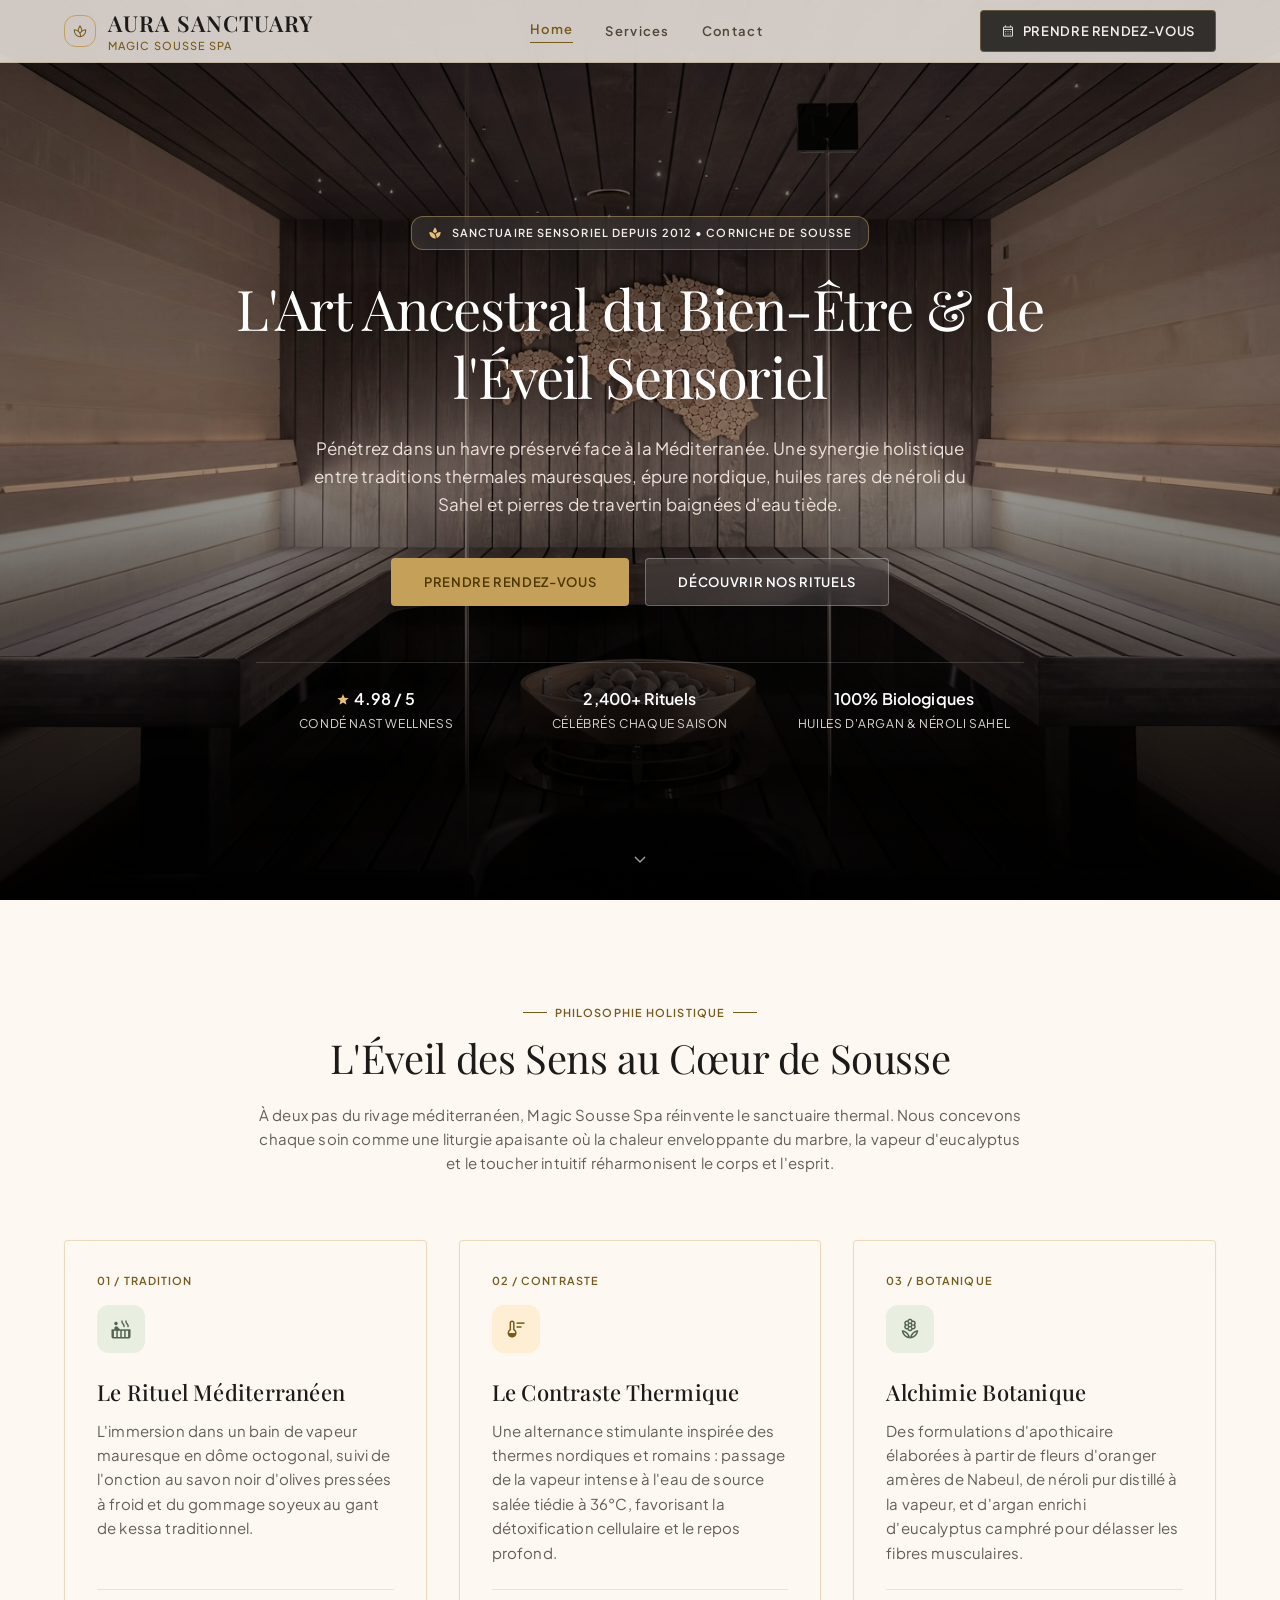
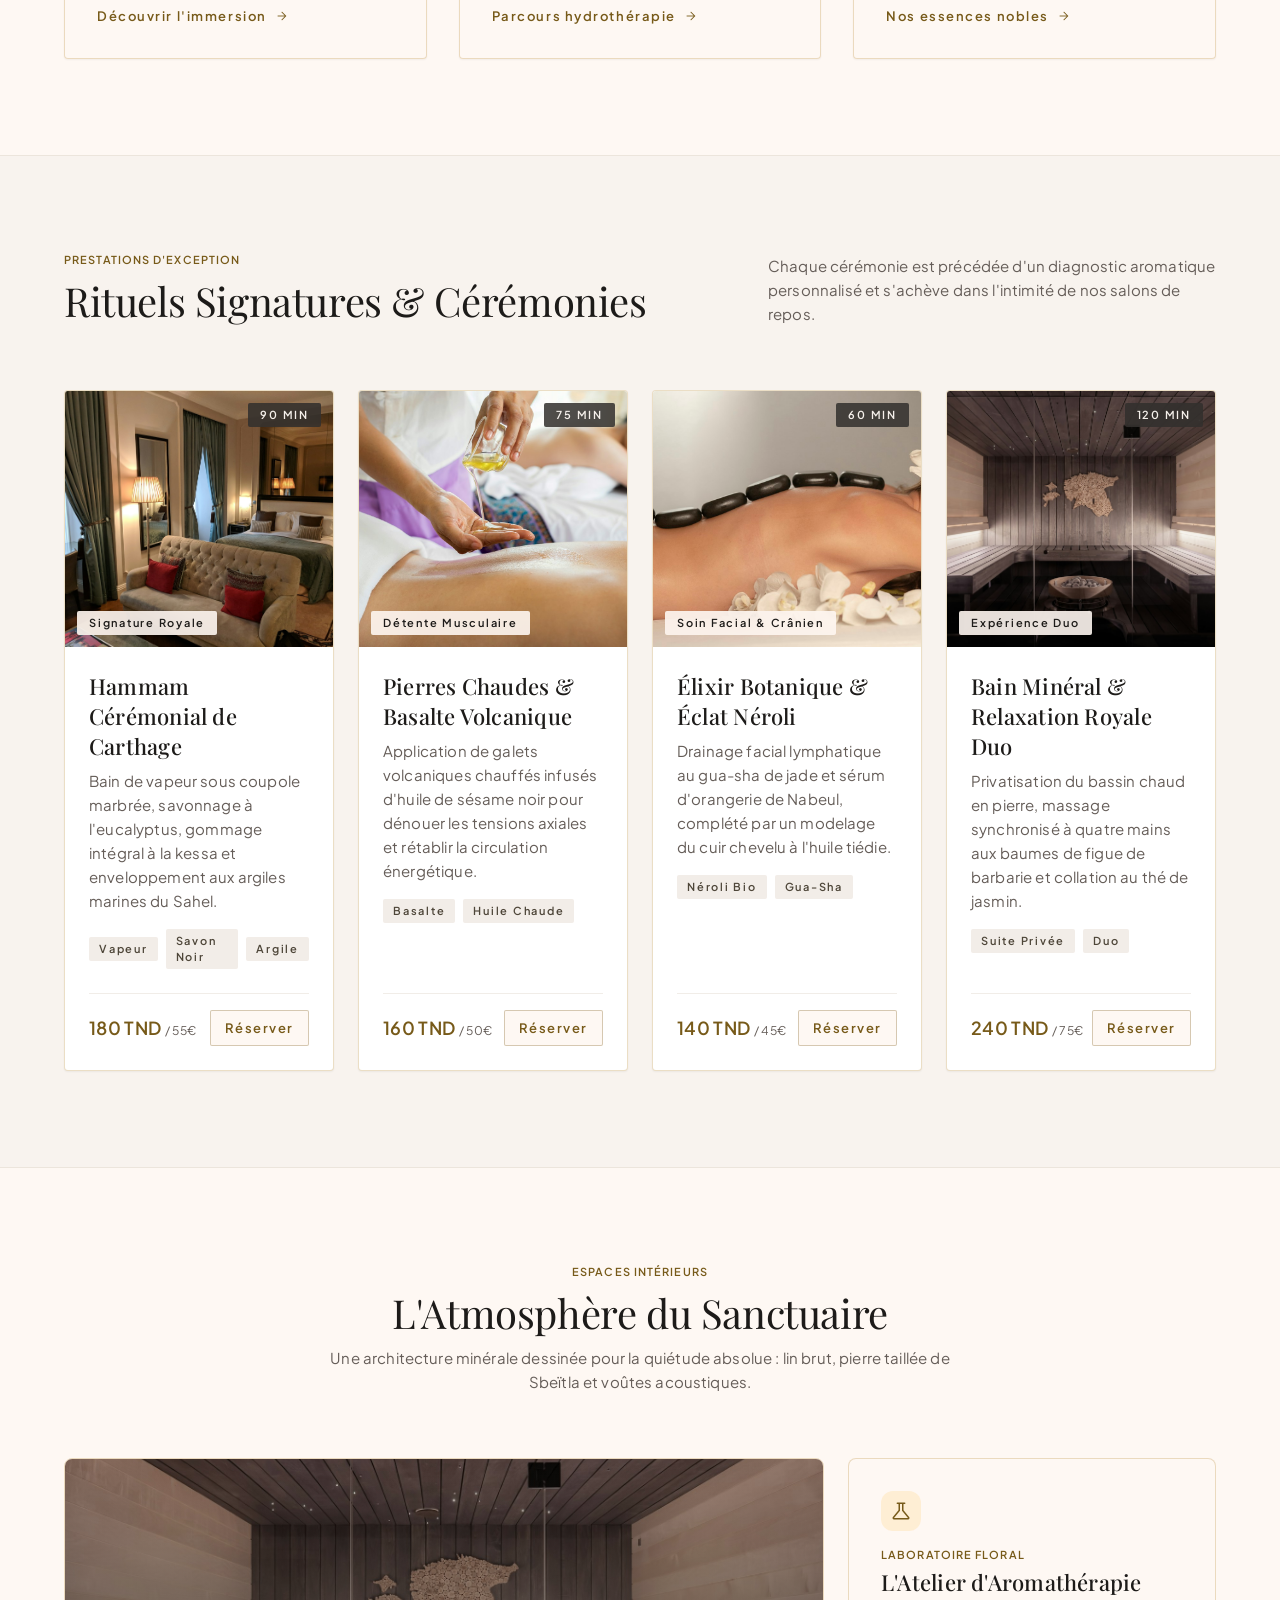
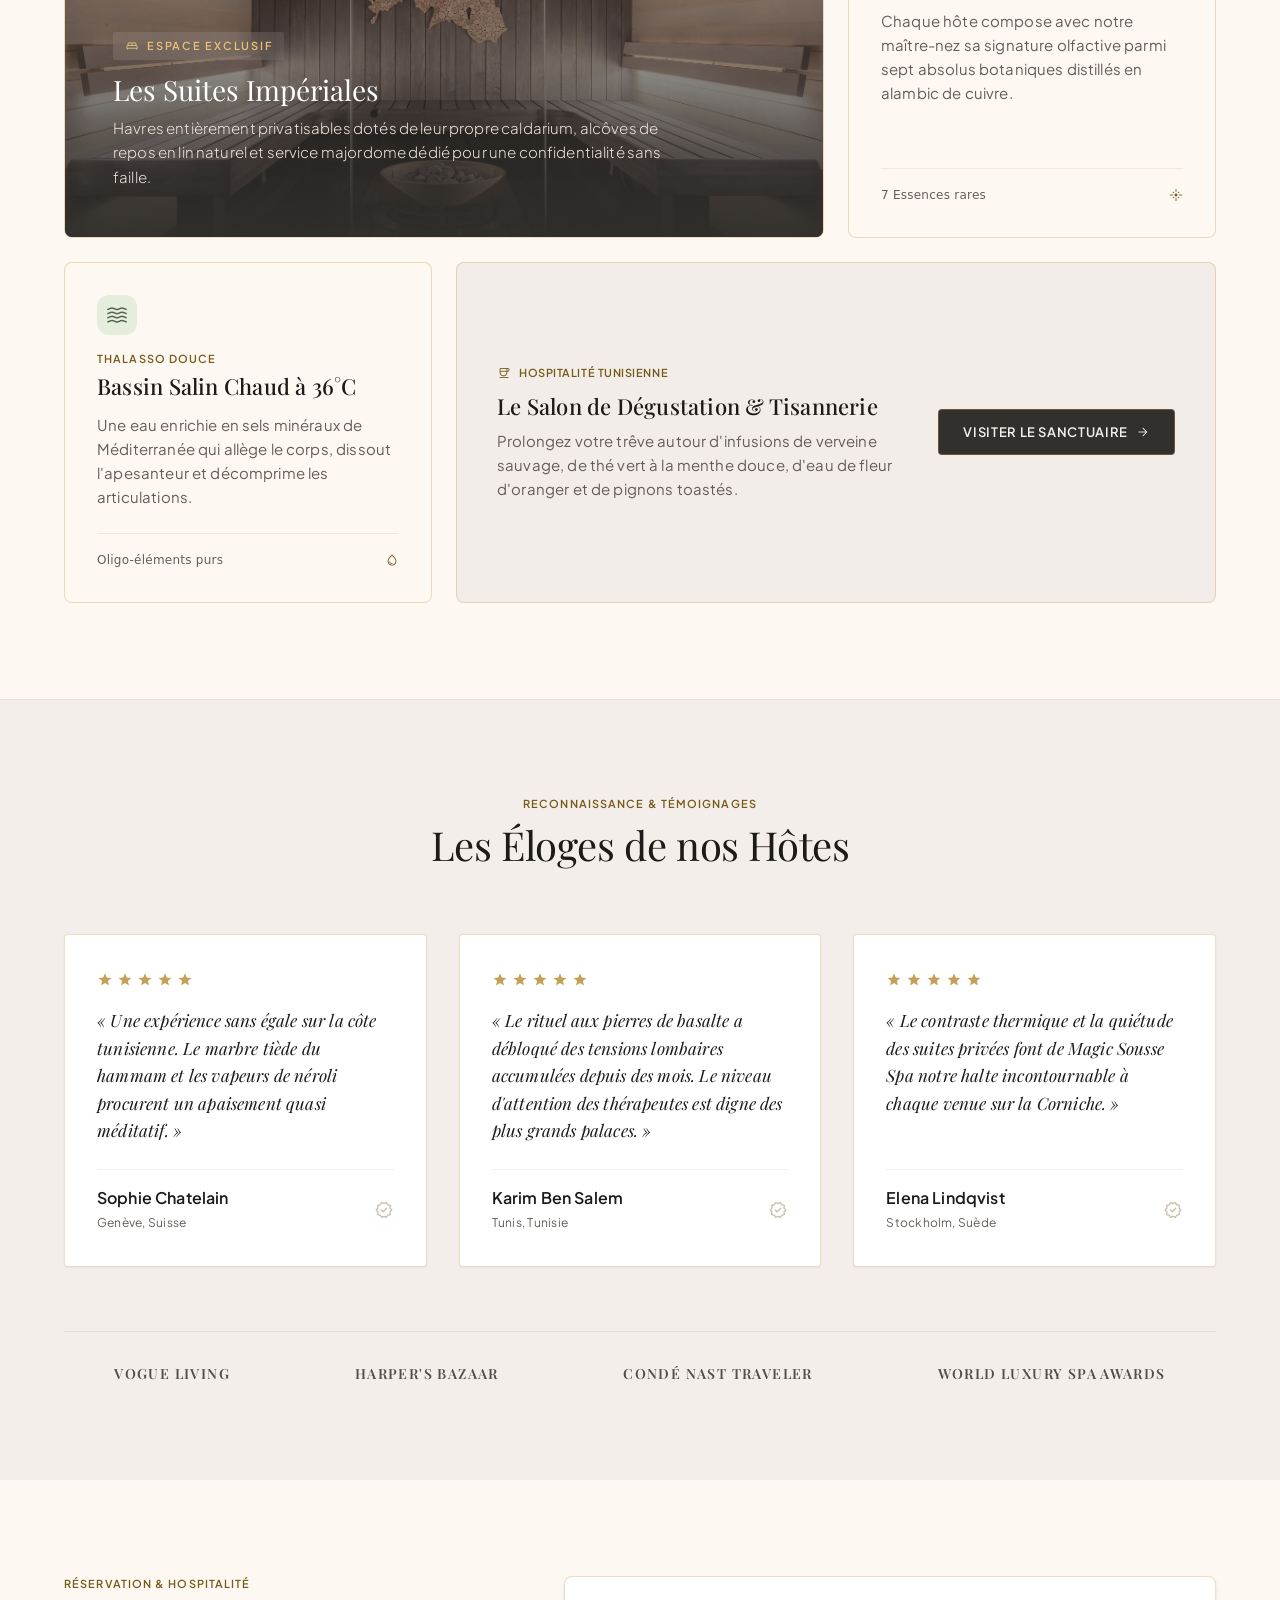
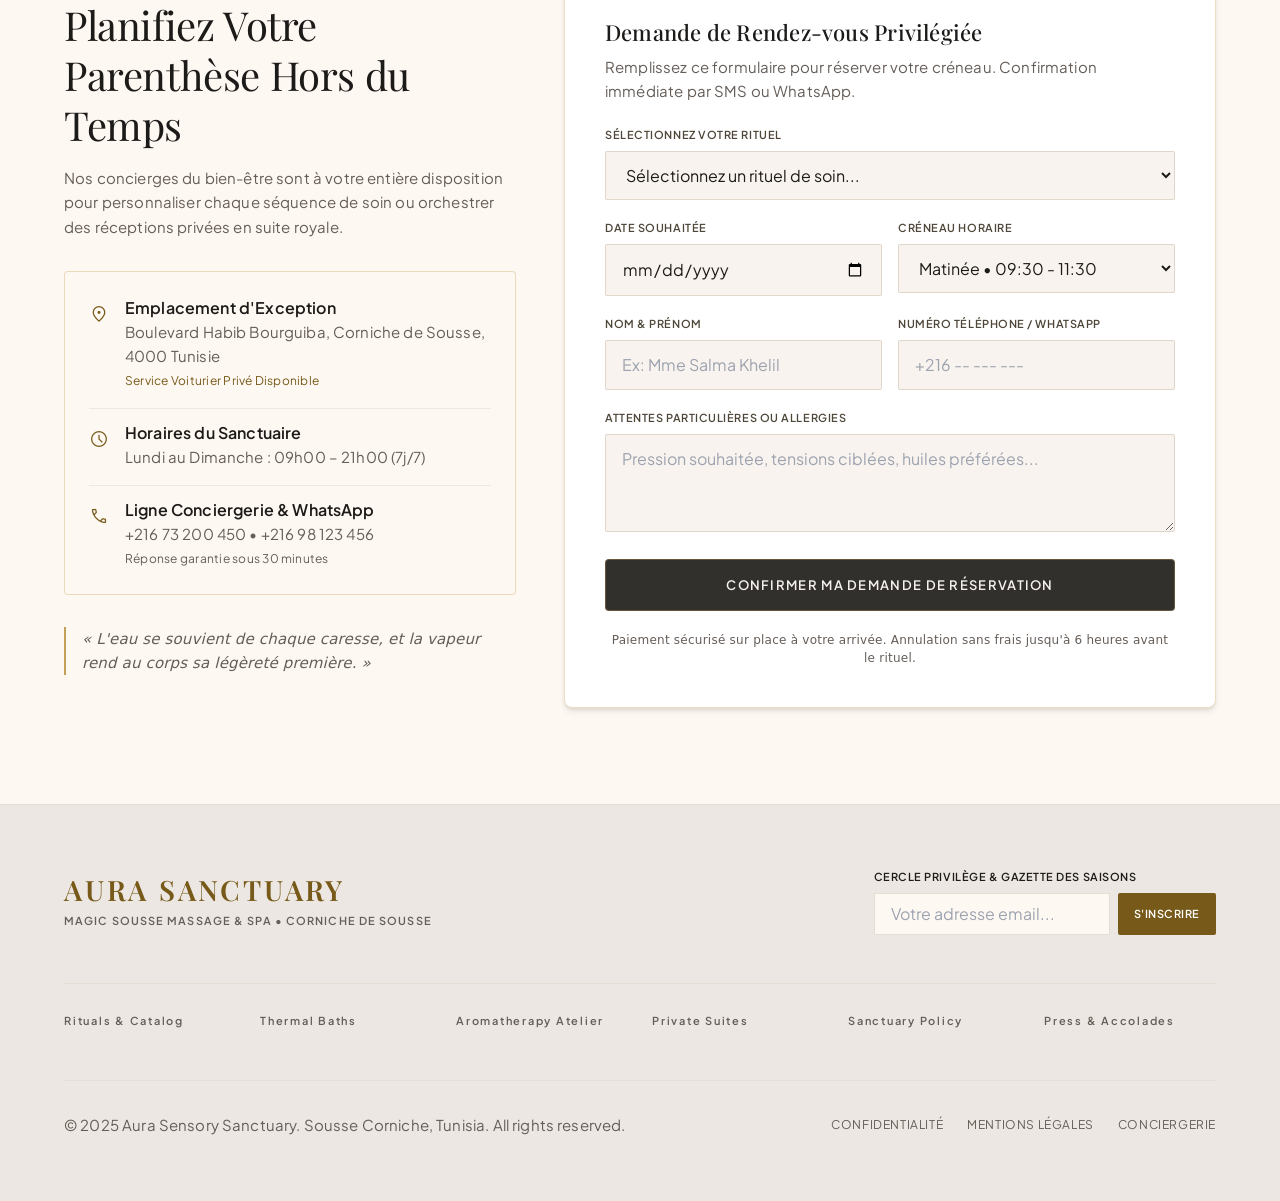
<file: index.html>
<!DOCTYPE html>

<html class="scroll-smooth" lang="fr"><head>
<meta charset="utf-8"/>
<meta content="width=device-width, initial-scale=1.0" name="viewport"/>
<title>AURA SANCTUARY • Magic Sousse Massage &amp; Spa | Corniche Sousse</title>
<!-- Fonts -->
<link href="https://fonts.googleapis.com" rel="preconnect"/>
<link crossorigin="" href="https://fonts.gstatic.com" rel="preconnect"/>
<link href="https://fonts.googleapis.com/css2?family=Playfair+Display:ital,wght@0,400;0,500;0,600;0,700;1,400&amp;family=Plus+Jakarta+Sans:wght@300;400;500;600;700&amp;display=swap" rel="stylesheet"/>
<!-- Material Symbols -->
<link href="https://fonts.googleapis.com/css2?family=Material+Symbols+Outlined:wght,FILL@100..700,0..1&amp;display=swap" rel="stylesheet"/>
<link href="https://fonts.googleapis.com/css2?family=Material+Symbols+Outlined:wght,FILL@100..700,0..1&amp;display=swap" rel="stylesheet"/>
<!-- Tailwind CSS -->


<style>
    .material-symbols-outlined {
      font-variation-settings: 'FILL' 0, 'wght' 300, 'GRAD' 0, 'opsz' 24;
      display: inline-block;
      vertical-align: middle;
      line-height: 1;
    }
    .brass-border {
      border: 1px solid rgba(197, 160, 89, 0.35);
    }
    .brass-glow:hover {
      box-shadow: 0 0 25px -4px rgba(197, 160, 89, 0.4);
    }
    .travertine-frosted {
      background: rgba(254, 248, 243, 0.82);
      backdrop-filter: blur(16px);
      -webkit-backdrop-filter: blur(16px);
    }
  </style>
<link rel="stylesheet" href="styles.css">
<link rel="icon" type="image/svg+xml" href="favicon.svg">
<link rel="shortcut icon" href="favicon.ico">
</head>
<body class="bg-background text-on-surface antialiased selection:bg-primary-container selection:text-on-primary-container">
<!-- TOP NAVIGATION BAR (Docked, Floating, Transparent blur over Hero) -->
<header class="fixed top-0 left-0 w-full z-50 transition-all duration-300 bg-surface/80 backdrop-blur-md border-b border-primary/20 shadow-sm">
<div class="max-w-7xl mx-auto flex items-center justify-between px-gutter md:px-margin-desktop py-space-sm">
<!-- Brand Emblem / Logo -->
<a class="flex items-center gap-3 group" href="index.html">
<span class="w-8 h-8 rounded-full border border-primary-container flex items-center justify-center text-primary group-hover:scale-105 transition-transform">
<span class="material-symbols-outlined text-base">spa</span>
</span>
<div class="flex flex-col">
<span class="font-headline-sm text-headline-sm tracking-wider uppercase text-on-surface font-semibold">AURA SANCTUARY</span>
<span class="font-label-md text-label-md tracking-widest text-primary font-medium">MAGIC SOUSSE SPA</span>
</div>
</a>
<!-- Desktop Navigation Links -->
<nav class="hidden md:flex items-center space-x-8">
<a class="text-primary border-b border-primary pb-1 font-label-lg text-label-lg tracking-widest transition-colors" href="index.html">Home</a>
<a class="text-on-surface-variant hover:text-primary transition-colors duration-200 font-label-lg text-label-lg tracking-widest" href="services.html">Services</a>
<a class="text-on-surface-variant hover:text-primary transition-colors duration-200 font-label-lg text-label-lg tracking-widest" href="contact.html">Contact</a>
</nav>
<!-- Trailing Action -->
<div class="flex items-center gap-4">
<a class="hidden sm:inline-flex items-center gap-2 px-5 py-2.5 bg-inverse-surface text-inverse-on-surface rounded-lg brass-border brass-glow font-label-lg text-label-lg uppercase tracking-wider transition-all duration-300 active:scale-95" href="#reservation">
<span class="material-symbols-outlined text-sm">calendar_month</span>
<span>Prendre Rendez-vous</span>
</a>
<button aria-label="Ouvrir le menu" class="md:hidden text-on-surface p-1" id="mobile-toggle">
<span class="material-symbols-outlined text-2xl">menu</span>
</button>
</div>
</div>
<!-- Mobile Drawer Menu (Hidden by default) -->
<div class="hidden md:hidden px-gutter pb-4 pt-2 bg-surface/95 backdrop-blur-lg border-b border-primary/20 space-y-3" id="mobile-menu">
<a class="block py-2 text-primary font-label-lg text-label-lg border-b border-primary/20" href="index.html">Home</a>
<a class="block py-2 text-on-surface-variant hover:text-primary font-label-lg text-label-lg" href="services.html">Services</a>
<a class="block py-2 text-on-surface-variant hover:text-primary font-label-lg text-label-lg" href="contact.html">Contact</a>
<a class="block text-center mt-2 px-4 py-2.5 bg-inverse-surface text-inverse-on-surface rounded font-label-lg text-label-lg uppercase" href="#reservation">Prendre Rendez-vous</a>
</div>
</header>
<!-- HERO SECTION: 100vh Full Bleed with Photo Underneath Header -->
<section class="relative w-full min-h-screen flex items-center justify-center overflow-hidden">
<!-- Hero Background Image Asset -->
<div class="absolute inset-0 z-0">
<img alt="Bassin thermal minéral d'eau tiède avec transats en lin et voilages fluides au crépuscule" class="w-full h-full object-cover object-center scale-105 transform motion-safe:animate-[pulse_10s_ease-in-out_infinite]" src="./assets/pool_b13430bb.jpg"/>
<!-- Refined Warm Vignette & Mist Layer -->
<div class="absolute inset-0 bg-gradient-to-t from-inverse-surface/90 via-inverse-surface/40 to-inverse-surface/30 mix-blend-multiply"></div>
<div class="absolute inset-0 bg-gradient-to-b from-black/40 via-transparent to-black/60"></div>
</div>
<!-- Hero Content Overlay -->
<div class="relative z-10 max-w-5xl mx-auto px-gutter md:px-margin-desktop pt-28 pb-16 text-center text-inverse-on-surface flex flex-col items-center">
<!-- Prestige Tag / Badge -->
<div class="inline-flex items-center gap-2.5 px-4 py-1.5 rounded-full bg-white/10 backdrop-blur-md border border-primary-fixed-dim/40 mb-6 shadow-sm">
<span class="material-symbols-outlined text-primary-fixed-dim text-sm" style="font-variation-settings: 'FILL' 1;">spa</span>
<span class="font-label-md text-label-md tracking-widest uppercase text-inverse-on-surface">Sanctuaire Sensoriel depuis 2012 • Corniche de Sousse</span>
</div>
<!-- Headline -->
<h1 class="font-headline-lg-mobile md:font-display-lg text-headline-lg-mobile md:text-display-lg max-w-4xl text-white font-normal leading-tight mb-6 drop-shadow-md">
        L'Art Ancestral du Bien-Être &amp; de l'Éveil Sensoriel
      </h1>
<!-- Subtitle -->
<p class="font-body-md md:font-body-lg text-body-md md:text-body-lg text-tertiary-fixed max-w-2xl mx-auto mb-10 font-light leading-relaxed">
        Pénétrez dans un havre préservé face à la Méditerranée. Une synergie holistique entre traditions thermales mauresques, épure nordique, huiles rares de néroli du Sahel et pierres de travertin baignées d'eau tiède.
      </p>
<!-- CTA Buttons -->
<div class="flex flex-col sm:flex-row items-center gap-4 w-full sm:w-auto mb-14">
<a class="w-full sm:w-auto px-8 py-3.5 bg-primary-container text-on-primary-container font-label-lg text-label-lg tracking-wider uppercase rounded-lg brass-border shadow-lg hover:brightness-110 active:scale-95 transition-all text-center" href="#reservation">
          Prendre Rendez-vous
        </a>
<a class="w-full sm:w-auto px-8 py-3.5 bg-white/10 hover:bg-white/20 text-white backdrop-blur-md border border-white/30 font-label-lg text-label-lg tracking-wider uppercase rounded-lg transition-all text-center" href="#rituels">
          Découvrir nos Rituels
        </a>
</div>
<!-- Prestige Proof Indicators -->
<div class="grid grid-cols-1 sm:grid-cols-3 gap-6 pt-6 border-t border-white/15 w-full max-w-3xl">
<div class="flex flex-col items-center text-center">
<div class="flex items-center gap-1 text-primary-fixed-dim mb-1">
<span class="material-symbols-outlined text-sm" style="font-variation-settings: 'FILL' 1;">star</span>
<span class="font-title-md text-title-md text-white font-semibold">4.98 / 5</span>
</div>
<span class="font-caption text-caption text-surface-dim uppercase tracking-wider">Condé Nast Wellness</span>
</div>
<div class="flex flex-col items-center text-center">
<span class="font-title-md text-title-md text-white font-semibold mb-1">2,400+ Rituels</span>
<span class="font-caption text-caption text-surface-dim uppercase tracking-wider">Célébrés chaque saison</span>
</div>
<div class="flex flex-col items-center text-center">
<span class="font-title-md text-title-md text-white font-semibold mb-1">100% Biologiques</span>
<span class="font-caption text-caption text-surface-dim uppercase tracking-wider">Huiles d'argan &amp; néroli Sahel</span>
</div>
</div>
</div>
<!-- Soft Ambient Scroll Indicator -->
<a aria-label="Faire défiler" class="absolute bottom-6 left-1/2 -translate-x-1/2 text-white/60 hover:text-white transition-colors" href="#philosophie">
<span class="material-symbols-outlined text-2xl animate-bounce">expand_more</span>
</a>
</section>
<!-- SECTION 1: NARRATIVE & PHILOSOPHY -->
<section class="py-space-3xl px-gutter md:px-margin-desktop max-w-7xl mx-auto" id="philosophie">
<div class="text-center max-w-3xl mx-auto mb-space-2xl">
<div class="inline-flex items-center gap-2 text-primary font-label-md text-label-md tracking-widest uppercase mb-3">
<span class="w-6 h-[1px] bg-primary"></span>
<span>Philosophie Holistique</span>
<span class="w-6 h-[1px] bg-primary"></span>
</div>
<h2 class="font-headline-lg-mobile md:font-headline-lg text-headline-lg-mobile md:text-headline-lg text-on-surface font-normal mb-5">
        L'Éveil des Sens au Cœur de Sousse
      </h2>
<p class="font-body-md text-body-md text-tertiary leading-relaxed">
        À deux pas du rivage méditerranéen, Magic Sousse Spa réinvente le sanctuaire thermal. Nous concevons chaque soin comme une liturgie apaisante où la chaleur enveloppante du marbre, la vapeur d'eucalyptus et le toucher intuitif réharmonisent le corps et l'esprit.
      </p>
</div>
<!-- 3 Cornerstone Travertine Pillars -->
<div class="grid grid-cols-1 md:grid-cols-3 gap-8">
<!-- Pillar 1 -->
<div class="travertine-frosted p-8 rounded-lg brass-border shadow-sm flex flex-col justify-between hover:translate-y-[-4px] transition-transform duration-300">
<div>
<span class="font-label-md text-label-md text-primary tracking-widest block mb-4">01 / TRADITION</span>
<div class="w-12 h-12 rounded-full bg-secondary-container/50 flex items-center justify-center text-secondary mb-6">
<span class="material-symbols-outlined text-2xl">hot_tub</span>
</div>
<h3 class="font-headline-sm text-headline-sm text-on-surface mb-3">Le Rituel Méditerranéen</h3>
<p class="font-body-md text-body-md text-tertiary leading-relaxed mb-6">
            L'immersion dans un bain de vapeur mauresque en dôme octogonal, suivi de l'onction au savon noir d'olives pressées à froid et du gommage soyeux au gant de kessa traditionnel.
          </p>
</div>
<div class="pt-4 border-t border-outline-variant/40 flex items-center text-primary font-label-lg text-label-lg gap-2">
<span>Découvrir l'immersion</span>
<span class="material-symbols-outlined text-sm">arrow_forward</span>
</div>
</div>
<!-- Pillar 2 -->
<div class="travertine-frosted p-8 rounded-lg brass-border shadow-sm flex flex-col justify-between hover:translate-y-[-4px] transition-transform duration-300">
<div>
<span class="font-label-md text-label-md text-primary tracking-widest block mb-4">02 / CONTRASTE</span>
<div class="w-12 h-12 rounded-full bg-primary-fixed/40 flex items-center justify-center text-primary mb-6">
<span class="material-symbols-outlined text-2xl">thermostat</span>
</div>
<h3 class="font-headline-sm text-headline-sm text-on-surface mb-3">Le Contraste Thermique</h3>
<p class="font-body-md text-body-md text-tertiary leading-relaxed mb-6">
            Une alternance stimulante inspirée des thermes nordiques et romains : passage de la vapeur intense à l'eau de source salée tiédie à 36°C, favorisant la détoxification cellulaire et le repos profond.
          </p>
</div>
<div class="pt-4 border-t border-outline-variant/40 flex items-center text-primary font-label-lg text-label-lg gap-2">
<span>Parcours hydrothérapie</span>
<span class="material-symbols-outlined text-sm">arrow_forward</span>
</div>
</div>
<!-- Pillar 3 -->
<div class="travertine-frosted p-8 rounded-lg brass-border shadow-sm flex flex-col justify-between hover:translate-y-[-4px] transition-transform duration-300">
<div>
<span class="font-label-md text-label-md text-primary tracking-widest block mb-4">03 / BOTANIQUE</span>
<div class="w-12 h-12 rounded-full bg-secondary-container/50 flex items-center justify-center text-secondary mb-6">
<span class="material-symbols-outlined text-2xl">local_florist</span>
</div>
<h3 class="font-headline-sm text-headline-sm text-on-surface mb-3">Alchimie Botanique</h3>
<p class="font-body-md text-body-md text-tertiary leading-relaxed mb-6">
            Des formulations d'apothicaire élaborées à partir de fleurs d'oranger amères de Nabeul, de néroli pur distillé à la vapeur, et d'argan enrichi d'eucalyptus camphré pour délasser les fibres musculaires.
          </p>
</div>
<div class="pt-4 border-t border-outline-variant/40 flex items-center text-primary font-label-lg text-label-lg gap-2">
<span>Nos essences nobles</span>
<span class="material-symbols-outlined text-sm">arrow_forward</span>
</div>
</div>
</div>
</section>
<!-- SECTION 2: SIGNATURE CATALOG & RITUALS SHOWCASE -->
<section class="py-space-3xl bg-surface-container-low border-y border-outline-variant/30" id="rituels">
<div class="max-w-7xl mx-auto px-gutter md:px-margin-desktop">
<!-- Section Header -->
<div class="flex flex-col md:flex-row md:items-end justify-between mb-space-2xl">
<div>
<span class="font-label-md text-label-md text-primary uppercase tracking-widest block mb-2">Prestations d'Exception</span>
<h2 class="font-headline-lg-mobile md:font-headline-lg text-headline-lg-mobile md:text-headline-lg text-on-surface font-normal">
            Rituels Signatures &amp; Cérémonies
          </h2>
</div>
<p class="font-body-md text-body-md text-tertiary max-w-md mt-4 md:mt-0">
          Chaque cérémonie est précédée d'un diagnostic aromatique personnalisé et s'achève dans l'intimité de nos salons de repos.
        </p>
</div>
<!-- Rituals Grid (4 Cards) -->
<div class="grid grid-cols-1 md:grid-cols-2 lg:grid-cols-4 gap-6">
<!-- Card 1: Hammam Carthage -->
<article class="bg-surface-container-lowest rounded-lg brass-border overflow-hidden shadow-sm flex flex-col group hover:shadow-md transition-shadow">
<div class="relative h-64 overflow-hidden">
<img alt="Salle de hammam royal en marbre poli avec arches mauresques et lit de gommage tiède" class="w-full h-full object-cover group-hover:scale-105 transition-transform duration-700" src="./assets/hammam_ee2eeec8.jpg"/>
<div class="absolute top-3 right-3 bg-inverse-surface/85 backdrop-blur-md px-3 py-1 rounded text-inverse-on-surface font-label-md text-label-md">
              90 MIN
            </div>
<div class="absolute bottom-3 left-3 bg-surface/90 backdrop-blur-md px-3 py-1 rounded font-label-md text-label-md text-on-surface">
              Signature Royale
            </div>
</div>
<div class="p-6 flex-1 flex flex-col justify-between">
<div>
<h3 class="font-headline-sm text-headline-sm text-on-surface mb-2">Hammam Cérémonial de Carthage</h3>
<p class="font-body-md text-body-md text-tertiary mb-4">
                Bain de vapeur sous coupole marbrée, savonnage à l'eucalyptus, gommage intégral à la kessa et enveloppement aux argiles marines du Sahel.
              </p>
<div class="flex items-center gap-2 mb-6">
<span class="px-2.5 py-1 bg-surface-container rounded font-label-md text-label-md text-on-surface-variant">Vapeur</span>
<span class="px-2.5 py-1 bg-surface-container rounded font-label-md text-label-md text-on-surface-variant">Savon Noir</span>
<span class="px-2.5 py-1 bg-surface-container rounded font-label-md text-label-md text-on-surface-variant">Argile</span>
</div>
</div>
<div class="pt-4 border-t border-outline-variant/30 flex items-center justify-between">
<div>
<span class="block font-title-lg text-title-lg text-primary">180 TND <span class="text-caption font-normal text-tertiary">/ 55€</span></span>
</div>
<a class="px-3.5 py-2 bg-surface hover:bg-primary hover:text-white rounded border border-primary/30 text-primary font-label-lg text-label-lg transition-colors" href="#reservation">
                Réserver
              </a>
</div>
</div>
</article>
<!-- Card 2: Pierres Chaudes -->
<article class="bg-surface-container-lowest rounded-lg brass-border overflow-hidden shadow-sm flex flex-col group hover:shadow-md transition-shadow">
<div class="relative h-64 overflow-hidden">
<img alt="Massage relaxant aux pierres de basalte volcanique chaudes et huiles aromatiques" class="w-full h-full object-cover group-hover:scale-105 transition-transform duration-700" src="./assets/stones_df79ef22.jpg"/>
<div class="absolute top-3 right-3 bg-inverse-surface/85 backdrop-blur-md px-3 py-1 rounded text-inverse-on-surface font-label-md text-label-md">
              75 MIN
            </div>
<div class="absolute bottom-3 left-3 bg-surface/90 backdrop-blur-md px-3 py-1 rounded font-label-md text-label-md text-on-surface">
              Détente Musculaire
            </div>
</div>
<div class="p-6 flex-1 flex flex-col justify-between">
<div>
<h3 class="font-headline-sm text-headline-sm text-on-surface mb-2">Pierres Chaudes &amp; Basalte Volcanique</h3>
<p class="font-body-md text-body-md text-tertiary mb-4">
                Application de galets volcaniques chauffés infusés d'huile de sésame noir pour dénouer les tensions axiales et rétablir la circulation énergétique.
              </p>
<div class="flex items-center gap-2 mb-6">
<span class="px-2.5 py-1 bg-surface-container rounded font-label-md text-label-md text-on-surface-variant">Basalte</span>
<span class="px-2.5 py-1 bg-surface-container rounded font-label-md text-label-md text-on-surface-variant">Huile Chaude</span>
</div>
</div>
<div class="pt-4 border-t border-outline-variant/30 flex items-center justify-between">
<div>
<span class="block font-title-lg text-title-lg text-primary">160 TND <span class="text-caption font-normal text-tertiary">/ 50€</span></span>
</div>
<a class="px-3.5 py-2 bg-surface hover:bg-primary hover:text-white rounded border border-primary/30 text-primary font-label-lg text-label-lg transition-colors" href="#reservation">
                Réserver
              </a>
</div>
</div>
</article>
<!-- Card 3: Elixir Botanique -->
<article class="bg-surface-container-lowest rounded-lg brass-border overflow-hidden shadow-sm flex flex-col group hover:shadow-md transition-shadow">
<div class="relative h-64 overflow-hidden">
<img alt="Flacon en verre d'huile essentielle de néroli et fleurs fraîches sur socle en travertin" class="w-full h-full object-cover group-hover:scale-105 transition-transform duration-700" src="./assets/massage_1841f36e.jpg"/>
<div class="absolute top-3 right-3 bg-inverse-surface/85 backdrop-blur-md px-3 py-1 rounded text-inverse-on-surface font-label-md text-label-md">
              60 MIN
            </div>
<div class="absolute bottom-3 left-3 bg-surface/90 backdrop-blur-md px-3 py-1 rounded font-label-md text-label-md text-on-surface">
              Soin Facial &amp; Crânien
            </div>
</div>
<div class="p-6 flex-1 flex flex-col justify-between">
<div>
<h3 class="font-headline-sm text-headline-sm text-on-surface mb-2">Élixir Botanique &amp; Éclat Néroli</h3>
<p class="font-body-md text-body-md text-tertiary mb-4">
                Drainage facial lymphatique au gua-sha de jade et sérum d'orangerie de Nabeul, complété par un modelage du cuir chevelu à l'huile tiédie.
              </p>
<div class="flex items-center gap-2 mb-6">
<span class="px-2.5 py-1 bg-surface-container rounded font-label-md text-label-md text-on-surface-variant">Néroli Bio</span>
<span class="px-2.5 py-1 bg-surface-container rounded font-label-md text-label-md text-on-surface-variant">Gua-Sha</span>
</div>
</div>
<div class="pt-4 border-t border-outline-variant/30 flex items-center justify-between">
<div>
<span class="block font-title-lg text-title-lg text-primary">140 TND <span class="text-caption font-normal text-tertiary">/ 45€</span></span>
</div>
<a class="px-3.5 py-2 bg-surface hover:bg-primary hover:text-white rounded border border-primary/30 text-primary font-label-lg text-label-lg transition-colors" href="#reservation">
                Réserver
              </a>
</div>
</div>
</article>
<!-- Card 4: Bain Minéral Duo -->
<article class="bg-surface-container-lowest rounded-lg brass-border overflow-hidden shadow-sm flex flex-col group hover:shadow-md transition-shadow">
<div class="relative h-64 overflow-hidden">
<img alt="Bain thermal bouillonnant éclairé de lanternes dorées avec voilages blancs immaculés" class="w-full h-full object-cover group-hover:scale-105 transition-transform duration-700" src="./assets/pool_b13430bb.jpg"/>
<div class="absolute top-3 right-3 bg-inverse-surface/85 backdrop-blur-md px-3 py-1 rounded text-inverse-on-surface font-label-md text-label-md">
              120 MIN
            </div>
<div class="absolute bottom-3 left-3 bg-surface/90 backdrop-blur-md px-3 py-1 rounded font-label-md text-label-md text-on-surface">
              Expérience Duo
            </div>
</div>
<div class="p-6 flex-1 flex flex-col justify-between">
<div>
<h3 class="font-headline-sm text-headline-sm text-on-surface mb-2">Bain Minéral &amp; Relaxation Royale Duo</h3>
<p class="font-body-md text-body-md text-tertiary mb-4">
                Privatisation du bassin chaud en pierre, massage synchronisé à quatre mains aux baumes de figue de barbarie et collation au thé de jasmin.
              </p>
<div class="flex items-center gap-2 mb-6">
<span class="px-2.5 py-1 bg-surface-container rounded font-label-md text-label-md text-on-surface-variant">Suite Privée</span>
<span class="px-2.5 py-1 bg-surface-container rounded font-label-md text-label-md text-on-surface-variant">Duo</span>
</div>
</div>
<div class="pt-4 border-t border-outline-variant/30 flex items-center justify-between">
<div>
<span class="block font-title-lg text-title-lg text-primary">240 TND <span class="text-caption font-normal text-tertiary">/ 75€</span></span>
</div>
<a class="px-3.5 py-2 bg-surface hover:bg-primary hover:text-white rounded border border-primary/30 text-primary font-label-lg text-label-lg transition-colors" href="#reservation">
                Réserver
              </a>
</div>
</div>
</article>
</div>
</div>
</section>
<!-- SECTION 3: EXPERIENTIAL BENTO GRID -->
<section class="py-space-3xl px-gutter md:px-margin-desktop max-w-7xl mx-auto">
<div class="text-center max-w-2xl mx-auto mb-space-2xl">
<span class="font-label-md text-label-md text-primary tracking-widest uppercase block mb-2">Espaces Intérieurs</span>
<h2 class="font-headline-lg-mobile md:font-headline-lg text-headline-lg-mobile md:text-headline-lg text-on-surface font-normal">
        L'Atmosphère du Sanctuaire
      </h2>
<p class="font-body-md text-body-md text-tertiary mt-2">
        Une architecture minérale dessinée pour la quiétude absolue : lin brut, pierre taillée de Sbeïtla et voûtes acoustiques.
      </p>
</div>
<!-- Bento Grid Structure -->
<div class="grid grid-cols-1 md:grid-cols-12 gap-6">
<!-- Big Bento Item (8 cols) -->
<div class="md:col-span-8 relative rounded-xl overflow-hidden brass-border min-h-[380px] p-8 md:p-12 flex flex-col justify-end group">
<img alt="Piscine intérieure tiède en travertin avec banquettes en lin pour le repos des clients" class="absolute inset-0 w-full h-full object-cover group-hover:scale-105 transition-transform duration-700" src="./assets/pool_b13430bb.jpg"/>
<div class="absolute inset-0 bg-gradient-to-t from-inverse-surface/95 via-inverse-surface/50 to-transparent"></div>
<div class="relative z-10 max-w-xl text-inverse-on-surface">
<div class="inline-flex items-center gap-2 px-3 py-1 bg-white/10 backdrop-blur-md rounded font-label-md text-label-md mb-3 text-primary-fixed-dim">
<span class="material-symbols-outlined text-sm">king_bed</span>
<span>ESPACE EXCLUSIF</span>
</div>
<h3 class="font-headline-lg-mobile md:font-headline-md text-headline-lg-mobile md:text-headline-md text-white mb-2">Les Suites Impériales</h3>
<p class="font-body-md text-body-md text-tertiary-fixed font-light leading-relaxed">
            Havres entièrement privatisables dotés de leur propre caldarium, alcôves de repos en lin naturel et service majordome dédié pour une confidentialité sans faille.
          </p>
</div>
</div>
<!-- Feature Box 1: Aromathérapie (4 cols) -->
<div class="md:col-span-4 travertine-frosted rounded-xl brass-border p-8 flex flex-col justify-between hover:border-primary-container transition-colors">
<div>
<div class="w-10 h-10 rounded-full bg-primary-fixed/40 flex items-center justify-center text-primary mb-4">
<span class="material-symbols-outlined">science</span>
</div>
<span class="font-label-md text-label-md text-primary uppercase tracking-widest block mb-1">Laboratoire Floral</span>
<h3 class="font-headline-sm text-headline-sm text-on-surface mb-3">L'Atelier d'Aromathérapie</h3>
<p class="font-body-md text-body-md text-tertiary">
            Chaque hôte compose avec notre maître-nez sa signature olfactive parmi sept absolus botaniques distillés en alambic de cuivre.
          </p>
</div>
<div class="mt-6 pt-4 border-t border-outline-variant/30 flex items-center justify-between text-caption text-tertiary">
<span>7 Essences rares</span>
<span class="material-symbols-outlined text-primary text-sm">flare</span>
</div>
</div>
<!-- Feature Box 2: Bassin Salin Chaud (4 cols) -->
<div class="md:col-span-4 travertine-frosted rounded-xl brass-border p-8 flex flex-col justify-between hover:border-primary-container transition-colors">
<div>
<div class="w-10 h-10 rounded-full bg-secondary-container/60 flex items-center justify-center text-secondary mb-4">
<span class="material-symbols-outlined">waves</span>
</div>
<span class="font-label-md text-label-md text-primary uppercase tracking-widest block mb-1">Thalasso Douce</span>
<h3 class="font-headline-sm text-headline-sm text-on-surface mb-3">Bassin Salin Chaud à 36°C</h3>
<p class="font-body-md text-body-md text-tertiary">
            Une eau enrichie en sels minéraux de Méditerranée qui allège le corps, dissout l'apesanteur et décomprime les articulations.
          </p>
</div>
<div class="mt-6 pt-4 border-t border-outline-variant/30 flex items-center justify-between text-caption text-tertiary">
<span>Oligo-éléments purs</span>
<span class="material-symbols-outlined text-primary text-sm">water_drop</span>
</div>
</div>
<!-- Feature Box 3: Full-width Callout (8 cols) -->
<div class="md:col-span-8 bg-surface-container rounded-xl brass-border p-8 md:p-10 flex flex-col md:flex-row md:items-center justify-between gap-6">
<div class="max-w-lg">
<div class="flex items-center gap-2 text-primary mb-2">
<span class="material-symbols-outlined text-sm">coffee</span>
<span class="font-label-md text-label-md uppercase tracking-wider">Hospitalité Tunisienne</span>
</div>
<h3 class="font-headline-sm text-headline-sm text-on-surface mb-2">Le Salon de Dégustation &amp; Tisannerie</h3>
<p class="font-body-md text-body-md text-tertiary">
            Prolongez votre trêve autour d'infusions de verveine sauvage, de thé vert à la menthe douce, d'eau de fleur d'oranger et de pignons toastés.
          </p>
</div>
<div class="flex-shrink-0">
<a class="inline-flex items-center gap-2 px-6 py-3 bg-inverse-surface text-inverse-on-surface rounded-lg brass-border text-label-lg font-label-lg uppercase tracking-wider hover:brightness-110 transition-all" href="#reservation">
<span>Visiter le Sanctuaire</span>
<span class="material-symbols-outlined text-sm">arrow_forward</span>
</a>
</div>
</div>
</div>
</section>
<!-- SECTION 4: TESTIMONIALS & ACCREDITATIONS -->
<section class="py-space-3xl bg-surface-container-high/60 border-t border-outline-variant/30">
<div class="max-w-7xl mx-auto px-gutter md:px-margin-desktop">
<!-- Section Title -->
<div class="text-center max-w-2xl mx-auto mb-16">
<span class="font-label-md text-label-md text-primary tracking-widest uppercase block mb-2">Reconnaissance &amp; Témoignages</span>
<h2 class="font-headline-lg-mobile md:font-headline-lg text-headline-lg-mobile md:text-headline-lg text-on-surface font-normal">
          Les Éloges de nos Hôtes
        </h2>
</div>
<!-- 3 Testimonial Cards -->
<div class="grid grid-cols-1 md:grid-cols-3 gap-8 mb-16">
<div class="bg-surface-container-lowest p-8 rounded-lg brass-border shadow-sm flex flex-col justify-between">
<div>
<div class="flex items-center gap-1 text-primary-container mb-4">
<span class="material-symbols-outlined text-base" style="font-variation-settings: 'FILL' 1;">star</span>
<span class="material-symbols-outlined text-base" style="font-variation-settings: 'FILL' 1;">star</span>
<span class="material-symbols-outlined text-base" style="font-variation-settings: 'FILL' 1;">star</span>
<span class="material-symbols-outlined text-base" style="font-variation-settings: 'FILL' 1;">star</span>
<span class="material-symbols-outlined text-base" style="font-variation-settings: 'FILL' 1;">star</span>
</div>
<p class="font-headline-sm text-body-lg text-on-surface italic mb-6 leading-relaxed">
              « Une expérience sans égale sur la côte tunisienne. Le marbre tiède du hammam et les vapeurs de néroli procurent un apaisement quasi méditatif. »
            </p>
</div>
<div class="border-t border-outline-variant/30 pt-4 flex items-center justify-between">
<div>
<h4 class="font-title-md text-title-md text-on-surface">Sophie Chatelain</h4>
<span class="font-caption text-caption text-tertiary">Genève, Suisse</span>
</div>
<span class="material-symbols-outlined text-primary/40 text-xl">verified</span>
</div>
</div>
<div class="bg-surface-container-lowest p-8 rounded-lg brass-border shadow-sm flex flex-col justify-between">
<div>
<div class="flex items-center gap-1 text-primary-container mb-4">
<span class="material-symbols-outlined text-base" style="font-variation-settings: 'FILL' 1;">star</span>
<span class="material-symbols-outlined text-base" style="font-variation-settings: 'FILL' 1;">star</span>
<span class="material-symbols-outlined text-base" style="font-variation-settings: 'FILL' 1;">star</span>
<span class="material-symbols-outlined text-base" style="font-variation-settings: 'FILL' 1;">star</span>
<span class="material-symbols-outlined text-base" style="font-variation-settings: 'FILL' 1;">star</span>
</div>
<p class="font-headline-sm text-body-lg text-on-surface italic mb-6 leading-relaxed">
              « Le rituel aux pierres de basalte a débloqué des tensions lombaires accumulées depuis des mois. Le niveau d'attention des thérapeutes est digne des plus grands palaces. »
            </p>
</div>
<div class="border-t border-outline-variant/30 pt-4 flex items-center justify-between">
<div>
<h4 class="font-title-md text-title-md text-on-surface">Karim Ben Salem</h4>
<span class="font-caption text-caption text-tertiary">Tunis, Tunisie</span>
</div>
<span class="material-symbols-outlined text-primary/40 text-xl">verified</span>
</div>
</div>
<div class="bg-surface-container-lowest p-8 rounded-lg brass-border shadow-sm flex flex-col justify-between">
<div>
<div class="flex items-center gap-1 text-primary-container mb-4">
<span class="material-symbols-outlined text-base" style="font-variation-settings: 'FILL' 1;">star</span>
<span class="material-symbols-outlined text-base" style="font-variation-settings: 'FILL' 1;">star</span>
<span class="material-symbols-outlined text-base" style="font-variation-settings: 'FILL' 1;">star</span>
<span class="material-symbols-outlined text-base" style="font-variation-settings: 'FILL' 1;">star</span>
<span class="material-symbols-outlined text-base" style="font-variation-settings: 'FILL' 1;">star</span>
</div>
<p class="font-headline-sm text-body-lg text-on-surface italic mb-6 leading-relaxed">
              « Le contraste thermique et la quiétude des suites privées font de Magic Sousse Spa notre halte incontournable à chaque venue sur la Corniche. »
            </p>
</div>
<div class="border-t border-outline-variant/30 pt-4 flex items-center justify-between">
<div>
<h4 class="font-title-md text-title-md text-on-surface">Elena Lindqvist</h4>
<span class="font-caption text-caption text-tertiary">Stockholm, Suède</span>
</div>
<span class="material-symbols-outlined text-primary/40 text-xl">verified</span>
</div>
</div>
</div>
<!-- Press Accolades Bar -->
<div class="pt-8 border-t border-outline-variant/40 flex flex-wrap items-center justify-around gap-6 opacity-75 grayscale hover:grayscale-0 transition-all">
<span class="font-headline-sm tracking-widest text-on-surface uppercase text-sm font-semibold">VOGUE LIVING</span>
<span class="font-headline-sm tracking-widest text-on-surface uppercase text-sm font-semibold">HARPER'S BAZAAR</span>
<span class="font-headline-sm tracking-widest text-on-surface uppercase text-sm font-semibold">CONDÉ NAST TRAVELER</span>
<span class="font-headline-sm tracking-widest text-on-surface uppercase text-sm font-semibold">WORLD LUXURY SPA AWARDS</span>
</div>
</div>
</section>
<!-- SECTION 5: INTERACTIVE CONCIERGE & BOOKING FORM -->
<section class="py-space-3xl px-gutter md:px-margin-desktop max-w-7xl mx-auto" id="reservation">
<div class="grid grid-cols-1 lg:grid-cols-12 gap-12 items-start">
<!-- Left Column: Sanctuary Concierge & Access -->
<div class="lg:col-span-5 space-y-8">
<div>
<span class="font-label-md text-label-md text-primary tracking-widest uppercase block mb-2">Réservation &amp; Hospitalité</span>
<h2 class="font-headline-lg-mobile md:font-headline-lg text-headline-lg-mobile md:text-headline-lg text-on-surface font-normal mb-4">
            Planifiez Votre Parenthèse Hors du Temps
          </h2>
<p class="font-body-md text-body-md text-tertiary leading-relaxed">
            Nos concierges du bien-être sont à votre entière disposition pour personnaliser chaque séquence de soin ou orchestrer des réceptions privées en suite royale.
          </p>
</div>
<div class="travertine-frosted p-6 rounded-lg brass-border space-y-4">
<div class="flex items-start gap-4">
<span class="material-symbols-outlined text-primary text-xl mt-1">location_on</span>
<div>
<h4 class="font-title-md text-title-md text-on-surface">Emplacement d'Exception</h4>
<p class="font-body-md text-body-md text-tertiary">Boulevard Habib Bourguiba, Corniche de Sousse, 4000 Tunisie</p>
<span class="font-caption text-caption text-primary">Service Voiturier Privé Disponible</span>
</div>
</div>
<div class="flex items-start gap-4 pt-3 border-t border-outline-variant/30">
<span class="material-symbols-outlined text-primary text-xl mt-1">schedule</span>
<div>
<h4 class="font-title-md text-title-md text-on-surface">Horaires du Sanctuaire</h4>
<p class="font-body-md text-body-md text-tertiary">Lundi au Dimanche : 09h00 – 21h00 (7j/7)</p>
</div>
</div>
<div class="flex items-start gap-4 pt-3 border-t border-outline-variant/30">
<span class="material-symbols-outlined text-primary text-xl mt-1">call</span>
<div>
<h4 class="font-title-md text-title-md text-on-surface">Ligne Conciergerie &amp; WhatsApp</h4>
<p class="font-body-md text-body-md text-tertiary">+216 73 200 450 • +216 98 123 456</p>
<span class="font-caption text-caption text-tertiary">Réponse garantie sous 30 minutes</span>
</div>
</div>
</div>
<!-- Sensory Quote -->
<div class="border-l-2 border-primary-container pl-4 italic text-body-md text-tertiary">
          « L'eau se souvient de chaque caresse, et la vapeur rend au corps sa légèreté première. »
        </div>
</div>
<!-- Right Column: Booking Form -->
<div class="lg:col-span-7 bg-surface-container-lowest rounded-xl brass-border p-8 md:p-10 shadow-md">
<h3 class="font-headline-sm text-headline-sm text-on-surface mb-2">Demande de Rendez-vous Privilégiée</h3>
<p class="font-body-md text-body-md text-tertiary mb-6">Remplissez ce formulaire pour réserver votre créneau. Confirmation immédiate par SMS ou WhatsApp.</p>
<form class="space-y-5" onsubmit="event.preventDefault(); alert('Votre demande de rendez-vous a bien été enregistrée. Notre conciergerie vous contactera dans les 15 minutes.');">
<!-- Ritual Selection -->
<div>
<label class="block font-label-md text-label-md uppercase tracking-wider text-on-surface-variant mb-2">Sélectionnez votre Rituel</label>
<select class="w-full bg-surface-container-low border border-outline-variant/60 rounded px-4 py-3 text-on-surface font-body-md focus:border-primary-container focus:ring-0" required="">
<option value="">Sélectionnez un rituel de soin...</option>
<option value="carthage">Hammam Cérémonial de Carthage (90 min - 180 TND)</option>
<option value="pierres">Pierres Chaudes &amp; Basalte Volcanique (75 min - 160 TND)</option>
<option value="neroli">Élixir Botanique &amp; Éclat Néroli (60 min - 140 TND)</option>
<option value="duo">Bain Minéral &amp; Relaxation Royale Duo (120 min - 240 TND)</option>
<option value="custom">Programme Signature Sur-Mesure</option>
</select>
</div>
<!-- Date and Time Picker -->
<div class="grid grid-cols-1 md:grid-cols-2 gap-4">
<div>
<label class="block font-label-md text-label-md uppercase tracking-wider text-on-surface-variant mb-2">Date Souhaitée</label>
<input class="w-full bg-surface-container-low border border-outline-variant/60 rounded px-4 py-3 text-on-surface font-body-md focus:border-primary-container focus:ring-0" required="" type="date"/>
</div>
<div>
<label class="block font-label-md text-label-md uppercase tracking-wider text-on-surface-variant mb-2">Créneau Horaire</label>
<select class="w-full bg-surface-container-low border border-outline-variant/60 rounded px-4 py-3 text-on-surface font-body-md focus:border-primary-container focus:ring-0" required="">
<option value="09:00">Matinée • 09:30 - 11:30</option>
<option value="12:00">Midi Calme • 12:00 - 14:00</option>
<option value="15:00">Après-midi Sérénité • 15:00 - 17:30</option>
<option value="18:00">Nocturne Crépuscule • 18:00 - 20:30</option>
</select>
</div>
</div>
<!-- Guest Info -->
<div class="grid grid-cols-1 md:grid-cols-2 gap-4">
<div>
<label class="block font-label-md text-label-md uppercase tracking-wider text-on-surface-variant mb-2">Nom &amp; Prénom</label>
<input class="w-full bg-surface-container-low border border-outline-variant/60 rounded px-4 py-3 text-on-surface font-body-md focus:border-primary-container focus:ring-0" placeholder="Ex: Mme Salma Khelil" required="" type="text"/>
</div>
<div>
<label class="block font-label-md text-label-md uppercase tracking-wider text-on-surface-variant mb-2">Numéro Téléphone / WhatsApp</label>
<input class="w-full bg-surface-container-low border border-outline-variant/60 rounded px-4 py-3 text-on-surface font-body-md focus:border-primary-container focus:ring-0" placeholder="+216 -- --- ---" required="" type="tel"/>
</div>
</div>
<!-- Note / Preferences -->
<div>
<label class="block font-label-md text-label-md uppercase tracking-wider text-on-surface-variant mb-2">Attentes Particulières ou Allergies</label>
<textarea class="w-full bg-surface-container-low border border-outline-variant/60 rounded px-4 py-3 text-on-surface font-body-md focus:border-primary-container focus:ring-0" placeholder="Pression souhaitée, tensions ciblées, huiles préférées..." rows="3"></textarea>
</div>
<!-- Submit Button -->
<button class="w-full py-4 bg-inverse-surface text-inverse-on-surface font-label-lg text-label-lg tracking-widest uppercase rounded-lg brass-border brass-glow hover:bg-primary transition-all duration-300" type="submit">
            Confirmer ma Demande de Réservation
          </button>
<p class="text-caption text-caption text-tertiary text-center">
            Paiement sécurisé sur place à votre arrivée. Annulation sans frais jusqu'à 6 heures avant le rituel.
          </p>
</form>
</div>
</div>
</section>
<!-- LUXURY FOOTER (Based on Shared Components JSON) -->
<footer class="w-full px-gutter md:px-margin-desktop py-space-2xl bg-surface-container-high border-t border-outline-variant/30">
<div class="max-w-7xl mx-auto flex flex-col space-y-12">
<!-- Top Row: Brand & VIP Gazette -->
<div class="flex flex-col md:flex-row justify-between items-start md:items-center gap-8">
<div>
<span class="font-headline-md text-headline-md tracking-widest uppercase text-primary font-semibold block">AURA SANCTUARY</span>
<span class="font-label-md text-label-md tracking-widest uppercase text-tertiary">Magic Sousse Massage &amp; Spa • Corniche de Sousse</span>
</div>
<!-- Newsletter Box -->
<div class="w-full md:w-auto">
<span class="block font-label-md text-label-md text-on-surface uppercase tracking-wider mb-2">Cercle Privilège &amp; Gazette des Saisons</span>
<form class="flex gap-2" onsubmit="event.preventDefault(); alert('Merci pour votre inscription à notre Cercle Privilège.');">
<input class="bg-surface border border-outline-variant/50 rounded px-4 py-2 text-on-surface font-body-md focus:border-primary focus:ring-0" placeholder="Votre adresse email..." required="" type="email"/>
<button class="px-4 py-2 bg-primary text-white rounded font-label-md text-label-md uppercase tracking-wider hover:brightness-110" type="submit">
              S'inscrire
            </button>
</form>
</div>
</div>
<!-- Links Grid -->
<div class="grid grid-cols-2 sm:grid-cols-3 md:grid-cols-6 gap-6 pt-6 border-t border-outline-variant/30">
<div>
<a class="text-tertiary hover:text-primary transition-colors duration-200 font-label-md text-label-md" href="#rituels">Rituals &amp; Catalog</a>
</div>
<div>
<a class="text-tertiary hover:text-primary transition-colors duration-200 font-label-md text-label-md" href="#philosophie">Thermal Baths</a>
</div>
<div>
<a class="text-tertiary hover:text-primary transition-colors duration-200 font-label-md text-label-md" href="#philosophie">Aromatherapy Atelier</a>
</div>
<div>
<a class="text-tertiary hover:text-primary transition-colors duration-200 font-label-md text-label-md" href="#reservation">Private Suites</a>
</div>
<div>
<a class="text-tertiary hover:text-primary transition-colors duration-200 font-label-md text-label-md" href="contact.html">Sanctuary Policy</a>
</div>
<div>
<a class="text-tertiary hover:text-primary transition-colors duration-200 font-label-md text-label-md" href="#philosophie">Press &amp; Accolades</a>
</div>
</div>
<!-- Bottom Copyright & Sanctuary Coordinates -->
<div class="pt-8 border-t border-outline-variant/20 flex flex-col md:flex-row items-center justify-between text-body-md font-body-md text-tertiary text-center md:text-left gap-4">
<p>© 2025 Aura Sensory Sanctuary. Sousse Corniche, Tunisia. All rights reserved.</p>
<div class="flex items-center gap-6">
<a class="hover:text-primary transition-colors text-caption uppercase tracking-wider" href="index.html">Confidentialité</a>
<a class="hover:text-primary transition-colors text-caption uppercase tracking-wider" href="index.html">Mentions Légales</a>
<a class="hover:text-primary transition-colors text-caption uppercase tracking-wider" href="index.html">Conciergerie</a>
</div>
</div>
</div>
</footer>
<!-- Light Vanilla JS for Mobile Navigation Toggle -->
<script>
    const mobileToggle = document.getElementById('mobile-toggle');
    const mobileMenu = document.getElementById('mobile-menu');

    if (mobileToggle && mobileMenu) {
      mobileToggle.addEventListener('click', () => {
        mobileMenu.classList.toggle('hidden');
      });
    }
  </script>
</body></html>
</file>
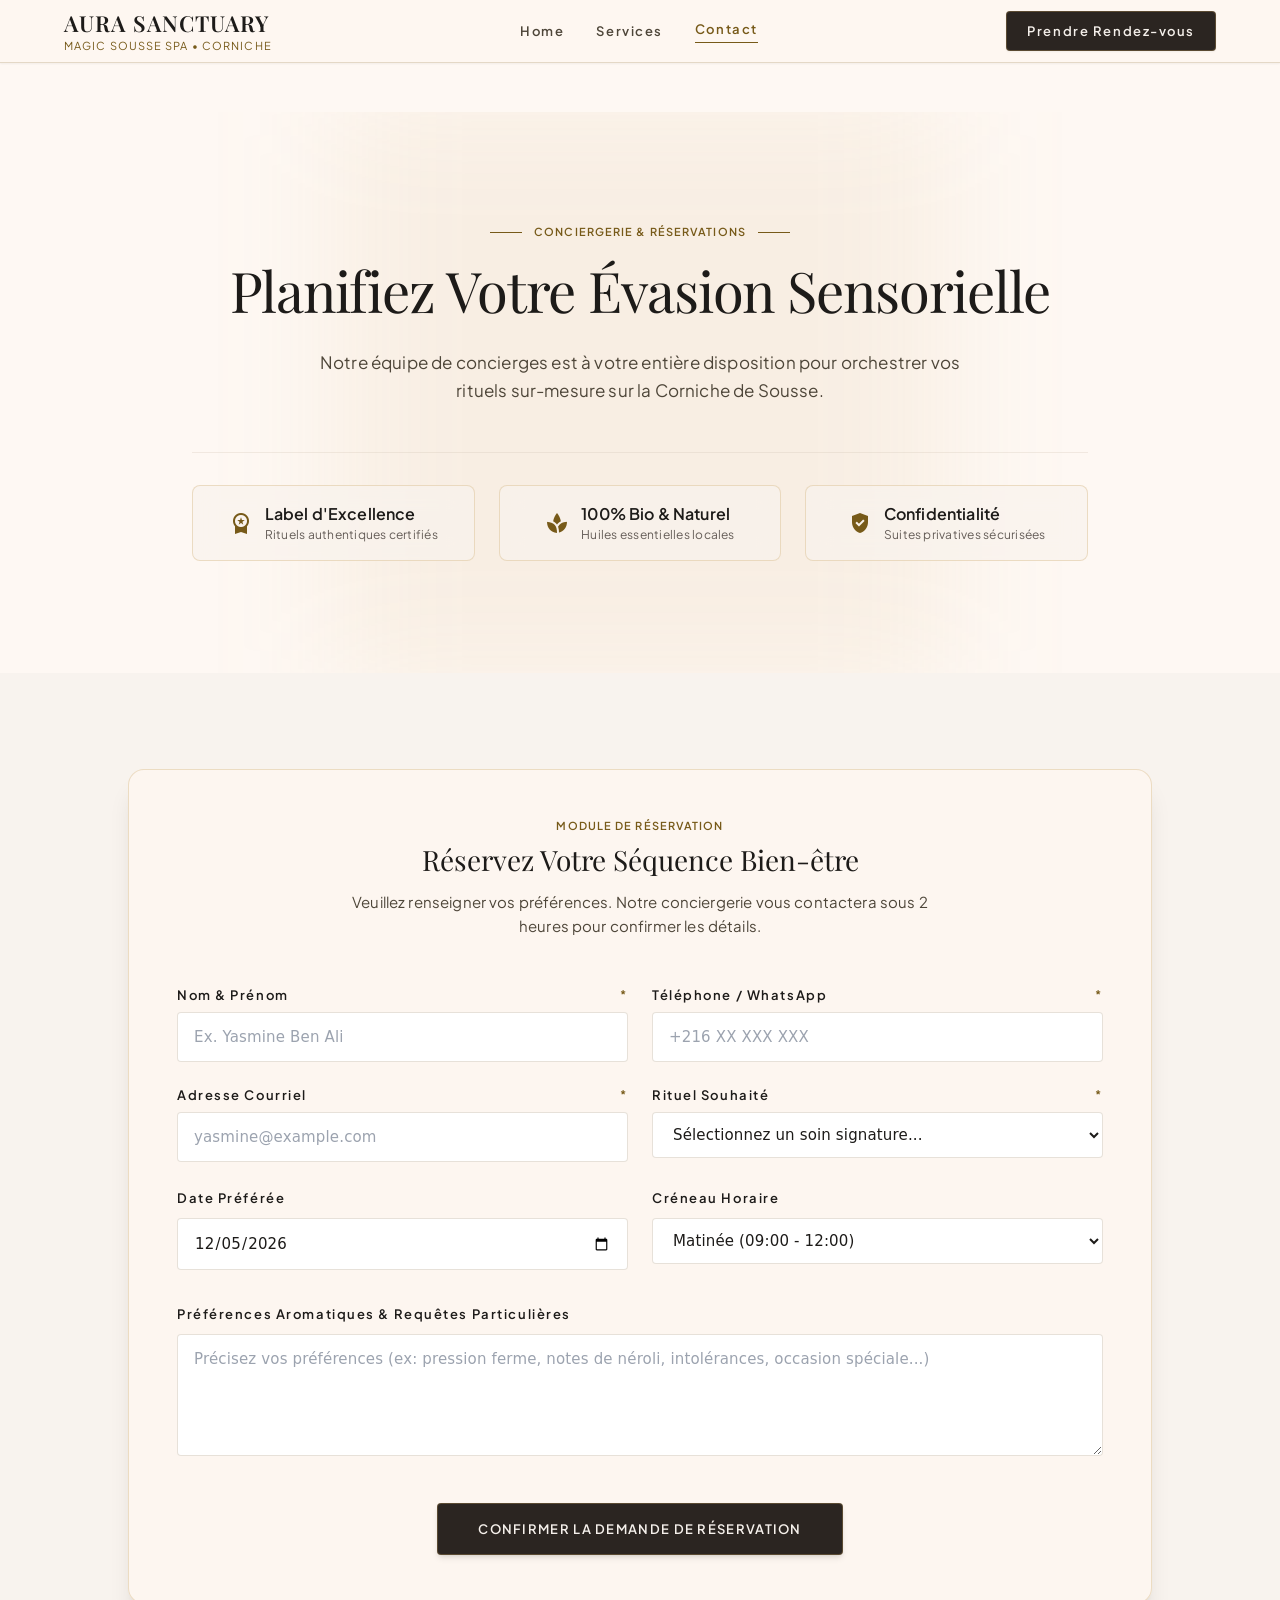
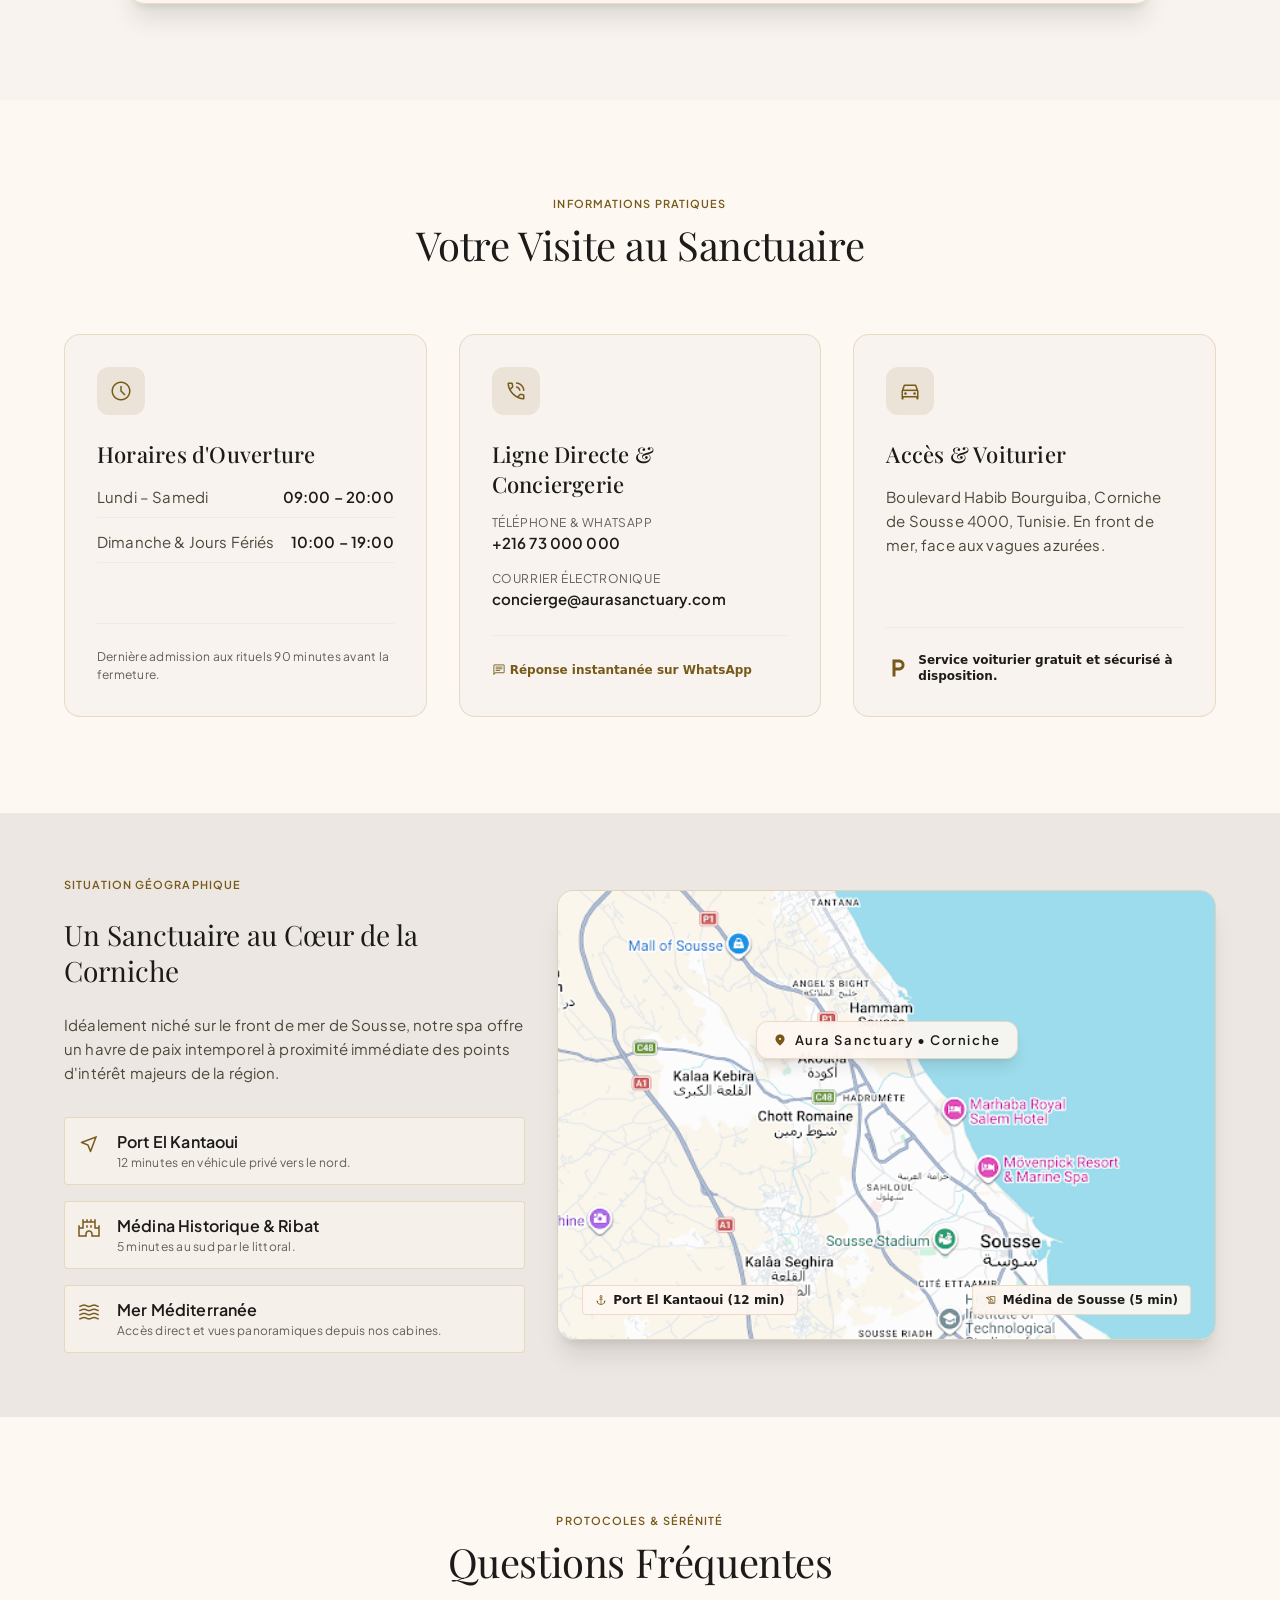
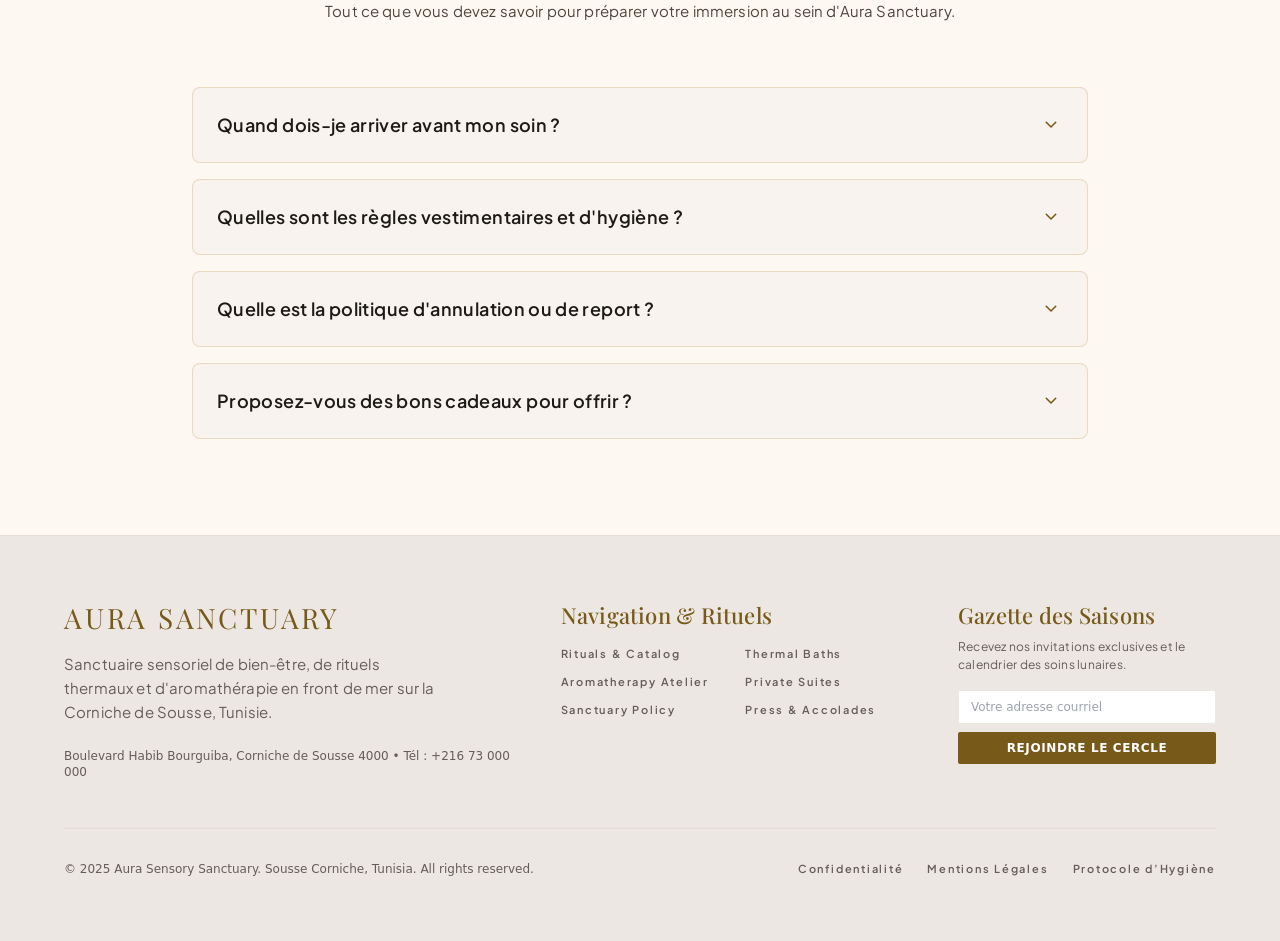
<file: contact.html>
<!DOCTYPE html>

<html class="scroll-smooth" lang="fr"><head>
<meta charset="utf-8"/>
<meta content="width=device-width, initial-scale=1.0" name="viewport"/>
<title>Aura Sanctuary • Magic Sousse Massage Spa | Conciergerie &amp; Réservations</title>
<!-- Google Fonts & Material Symbols -->
<link href="https://fonts.googleapis.com" rel="preconnect"/>
<link crossorigin="" href="https://fonts.gstatic.com" rel="preconnect"/>
<link href="https://fonts.googleapis.com/css2?family=Playfair+Display:ital,wght@0,400;0,500;0,600;0,700;1,400&amp;family=Plus+Jakarta+Sans:wght@300;400;500;600;700&amp;display=swap" rel="stylesheet"/>
<link href="https://fonts.googleapis.com/css2?family=Material+Symbols+Outlined:wght,FILL@100..700,0..1&amp;display=swap" rel="stylesheet"/>
<link href="https://fonts.googleapis.com/css2?family=Material+Symbols+Outlined:wght,FILL@100..700,0..1&amp;display=swap" rel="stylesheet"/>
<link href="https://fonts.googleapis.com/css2?family=Material+Symbols+Outlined:wght,FILL@100..700,0..1&amp;display=swap" rel="stylesheet"/>
<!-- Tailwind CSS v3 -->


<style>
    .material-symbols-outlined {
      font-variation-settings: 'FILL' 0, 'wght' 300, 'GRAD' 0, 'opsz' 24;
      display: inline-block;
      vertical-align: middle;
      line-height: 1;
    }
    .brass-border {
      border: 1px solid rgba(197, 160, 89, 0.3);
    }
    .brass-glow:hover {
      box-shadow: 0 0 25px rgba(197, 160, 89, 0.25);
    }
    .travertine-backdrop {
      background: rgba(254, 248, 243, 0.85);
      backdrop-filter: blur(16px);
      -webkit-backdrop-filter: blur(16px);
    }
  </style>
<meta content="web_standard" name="shell-type"/><link rel="stylesheet" href="styles.css">
<link rel="icon" type="image/svg+xml" href="favicon.svg">
<link rel="shortcut icon" href="favicon.ico">
</head>
<body class="bg-background text-on-surface antialiased selection:bg-primary-container/30 selection:text-primary">
<!-- TOP APP BAR / NAVIGATION (Anchored from Shared Components JSON) -->
<header class="fixed top-0 left-0 w-full z-50 bg-surface/80 dark:bg-inverse-surface/80 backdrop-blur-md shadow-sm border-b border-primary/20 dark:border-primary-fixed-dim/20 transition-all duration-300">
<div class="max-w-7xl mx-auto px-gutter md:px-margin-desktop py-space-sm flex items-center justify-between">
<!-- Brand Logo Anchor -->
<a class="flex flex-col group" href="index.html">
<span class="font-headline-sm text-headline-sm tracking-wider uppercase text-on-surface dark:text-inverse-on-surface font-semibold group-hover:text-primary transition-colors">
          AURA SANCTUARY
        </span>
<span class="font-label-md text-label-md text-primary tracking-widest font-normal uppercase">
          MAGIC SOUSSE SPA • CORNICHE
        </span>
</a>
<!-- Desktop Nav Links -->
<nav class="hidden md:flex items-center space-x-8">
<a class="font-label-lg text-label-lg text-on-surface-variant dark:text-tertiary-fixed-dim hover:text-primary dark:hover:text-inverse-primary transition-colors duration-200" href="index.html">
          Home
        </a>
<a class="font-label-lg text-label-lg text-on-surface-variant dark:text-tertiary-fixed-dim hover:text-primary dark:hover:text-inverse-primary transition-colors duration-200" href="services.html">
          Services
        </a>
<!-- Active Tab: Contact -->
<a class="font-label-lg text-label-lg text-primary dark:text-inverse-primary border-b border-primary pb-1 font-semibold" href="contact.html">
          Contact
        </a>
</nav>
<!-- Trailing Action -->
<div class="flex items-center space-x-4">
<a class="hidden sm:inline-flex items-center justify-center px-5 py-2.5 rounded-lg bg-[#2B2521] text-[#F5F0EB] font-label-lg text-label-lg brass-border brass-glow hover:border-primary-container transition-all duration-300 active:scale-95 shadow-sm" href="#reservation-hub">
<span>Prendre Rendez-vous</span>
</a>
<!-- Mobile Menu Trigger -->
<button aria-label="Ouvrir le menu" class="md:hidden p-2 text-on-surface hover:text-primary" id="mobile-menu-btn">
<span class="material-symbols-outlined" data-icon="menu">menu</span>
</button>
</div>
</div>
<!-- Mobile Drawer Nav -->
<div class="hidden md:hidden px-6 py-4 bg-surface-container-high border-t border-outline-variant/30 flex flex-col space-y-4" id="mobile-menu">
<a class="font-label-lg text-label-lg text-on-surface-variant py-2" href="index.html">Home</a>
<a class="font-label-lg text-label-lg text-on-surface-variant py-2" href="services.html">Services</a>
<a class="font-label-lg text-label-lg text-primary font-semibold py-2 border-l-2 border-primary pl-3" href="contact.html">Contact</a>
<a class="w-full text-center py-3 bg-[#2B2521] text-[#F5F0EB] font-label-lg text-label-lg rounded-lg brass-border" href="#reservation-hub">
        Prendre Rendez-vous
      </a>
</div>
</header>
<!-- MAIN CANVAS -->
<main class="pt-24 md:pt-28"><div class="flex flex-col w-full">
<!-- 1. HERO HEADER BANNER -->
<section class="relative w-full py-20 md:py-28 px-gutter md:px-margin-desktop overflow-hidden bg-surface">
<!-- Ambient glowing backdrop -->
<div class="absolute top-1/2 left-1/2 -translate-x-1/2 -translate-y-1/2 w-[600px] h-[600px] bg-primary-container/10 rounded-full blur-3xl pointer-events-none"></div>
<div class="max-w-7xl mx-auto relative z-10 flex flex-col items-center text-center">
<!-- Overline Tag -->
<div class="flex items-center space-x-3 mb-4">
<span class="w-8 h-[1px] bg-primary"></span>
<span class="font-label-md text-label-md text-primary tracking-widest uppercase">Conciergerie &amp; Réservations</span>
<span class="w-8 h-[1px] bg-primary"></span>
</div>
<!-- Main Title -->
<h1 class="font-headline-lg md:text-display-lg text-headline-lg-mobile text-on-surface mb-6 font-normal tracking-tight">
        Planifiez Votre Évasion Sensorielle
      </h1>
<p class="font-body-lg text-body-lg text-on-surface-variant max-w-2xl mb-12">
        Notre équipe de concierges est à votre entière disposition pour orchestrer vos rituels sur-mesure sur la Corniche de Sousse.
      </p>
<!-- Trust Badges -->
<div class="grid grid-cols-1 sm:grid-cols-3 gap-6 w-full max-w-4xl pt-8 border-t border-outline-variant/30">
<div class="flex items-center justify-center space-x-3 p-4 rounded-xl bg-surface-container-low/70 backdrop-blur-md brass-border">
<span class="material-symbols-outlined text-primary" style="font-variation-settings: 'FILL' 1;">workspace_premium</span>
<div class="text-left">
<h4 class="font-title-md text-title-md text-on-surface">Label d'Excellence</h4>
<p class="font-caption text-caption text-tertiary">Rituels authentiques certifiés</p>
</div>
</div>
<div class="flex items-center justify-center space-x-3 p-4 rounded-xl bg-surface-container-low/70 backdrop-blur-md brass-border">
<span class="material-symbols-outlined text-primary" style="font-variation-settings: 'FILL' 1;">spa</span>
<div class="text-left">
<h4 class="font-title-md text-title-md text-on-surface">100% Bio &amp; Naturel</h4>
<p class="font-caption text-caption text-tertiary">Huiles essentielles locales</p>
</div>
</div>
<div class="flex items-center justify-center space-x-3 p-4 rounded-xl bg-surface-container-low/70 backdrop-blur-md brass-border">
<span class="material-symbols-outlined text-primary" style="font-variation-settings: 'FILL' 1;">verified_user</span>
<div class="text-left">
<h4 class="font-title-md text-title-md text-on-surface">Confidentialité</h4>
<p class="font-caption text-caption text-tertiary">Suites privatives sécurisées</p>
</div>
</div>
</div>
</div>
</section>
<!-- 2. INTERACTIVE BOOKING / INQUIRY FORM -->
<section class="w-full py-16 md:py-24 px-gutter md:px-margin-desktop bg-surface-container-low relative" id="reservation-hub">
<div class="max-w-5xl mx-auto">
<div class="bg-surface/80 backdrop-blur-xl p-8 md:p-12 rounded-2xl brass-border shadow-xl">
<div class="text-center max-w-xl mx-auto mb-12">
<span class="font-label-md text-label-md text-primary tracking-widest uppercase block mb-2">Module de Réservation</span>
<h2 class="font-headline-md text-headline-md text-on-surface mb-3">Réservez Votre Séquence Bien-être</h2>
<p class="font-body-md text-body-md text-on-surface-variant">Veuillez renseigner vos préférences. Notre conciergerie vous contactera sous 2 heures pour confirmer les détails.</p>
</div>
<form class="space-y-6" id="spa-booking-form" onsubmit="event.preventDefault(); handleBookingSubmit();">
<div class="grid grid-cols-1 md:grid-cols-2 gap-6">
<!-- Name -->
<div class="space-y-2">
<label class="font-label-lg text-label-lg text-on-surface flex items-center justify-between">
<span>Nom &amp; Prénom</span>
<span class="text-xs text-primary">*</span>
</label>
<input class="w-full bg-surface-container-lowest border border-outline-variant/50 rounded-lg px-4 py-3 text-body-md text-on-surface focus:border-primary focus:ring-0 transition-colors" placeholder="Ex. Yasmine Ben Ali" required="" type="text"/>
</div>
<!-- Phone -->
<div class="space-y-2">
<label class="font-label-lg text-label-lg text-on-surface flex items-center justify-between">
<span>Téléphone / WhatsApp</span>
<span class="text-xs text-primary">*</span>
</label>
<input class="w-full bg-surface-container-lowest border border-outline-variant/50 rounded-lg px-4 py-3 text-body-md text-on-surface focus:border-primary focus:ring-0 transition-colors" placeholder="+216 XX XXX XXX" required="" type="tel"/>
</div>
<!-- Email -->
<div class="space-y-2">
<label class="font-label-lg text-label-lg text-on-surface flex items-center justify-between">
<span>Adresse Courriel</span>
<span class="text-xs text-primary">*</span>
</label>
<input class="w-full bg-surface-container-lowest border border-outline-variant/50 rounded-lg px-4 py-3 text-body-md text-on-surface focus:border-primary focus:ring-0 transition-colors" placeholder="yasmine@example.com" required="" type="email"/>
</div>
<!-- Service Selection -->
<div class="space-y-2">
<label class="font-label-lg text-label-lg text-on-surface flex items-center justify-between">
<span>Rituel Souhaité</span>
<span class="text-xs text-primary">*</span>
</label>
<select class="w-full bg-surface-container-lowest border border-outline-variant/50 rounded-lg px-4 py-3 text-body-md text-on-surface focus:border-primary focus:ring-0 transition-colors" required="">
<option disabled="" selected="" value="">Sélectionnez un soin signature...</option>
<option value="hammam-royal">Hammam Royal &amp; Enveloppement au Ghassoul (90 min)</option>
<option value="massage-sousse">Massage Signature "Aura Sousse" aux Huiles Chaudes (60 min)</option>
<option value="nordic-fusion">Rituel Fusion Nordique &amp; Eucalyptus (120 min)</option>
<option value="couple-suite">Suite Privative Duo &amp; Bain de Fleurs (150 min)</option>
</select>
</div>
<!-- Date -->
<div class="space-y-2">
<label class="font-label-lg text-label-lg text-on-surface">Date Préférée</label>
<input class="w-full bg-surface-container-lowest border border-outline-variant/50 rounded-lg px-4 py-3 text-body-md text-on-surface focus:border-primary focus:ring-0 transition-colors" id="booking-date" type="date"/>
</div>
<!-- Time slot -->
<div class="space-y-2">
<label class="font-label-lg text-label-lg text-on-surface">Créneau Horaire</label>
<select class="w-full bg-surface-container-lowest border border-outline-variant/50 rounded-lg px-4 py-3 text-body-md text-on-surface focus:border-primary focus:ring-0 transition-colors">
<option>Matinée (09:00 - 12:00)</option>
<option>Après-midi (13:00 - 17:00)</option>
<option>Crépuscule (17:30 - 20:00)</option>
</select>
</div>
</div>
<!-- Custom requests / aromatic preferences -->
<div class="space-y-2 pt-2">
<label class="font-label-lg text-label-lg text-on-surface">Préférences Aromatiques &amp; Requêtes Particulières</label>
<textarea class="w-full bg-surface-container-lowest border border-outline-variant/50 rounded-lg px-4 py-3 text-body-md text-on-surface focus:border-primary focus:ring-0 transition-colors" placeholder="Précisez vos préférences (ex: pression ferme, notes de néroli, intolérances, occasion spéciale...)" rows="4"></textarea>
</div>
<!-- Submit Button -->
<div class="pt-4 text-center">
<button class="w-full sm:w-auto px-10 py-4 bg-[#2B2521] text-[#F5F0EB] font-label-lg text-label-lg rounded-lg brass-border brass-glow hover:border-primary-container transition-all duration-300 uppercase tracking-widest shadow-md" type="submit">
<span>Confirmer la Demande de Réservation</span>
</button>
</div>
<!-- Confirmation State Notification -->
<div class="hidden mt-6 p-6 rounded-xl bg-secondary-container/40 text-on-secondary-container border border-secondary/30 text-center animate-pulse" id="booking-confirmation">
<span class="material-symbols-outlined text-3xl mb-2 text-primary">task_alt</span>
<h4 class="font-headline-sm text-headline-sm mb-1">Demande Enregistrée avec Succès</h4>
<p class="font-body-md text-body-md">Votre conciergerie privée vous contactera par téléphone ou WhatsApp dans les plus brefs délais pour valider votre heure exacte.</p>
</div>
</form>
</div>
</div>
</section>
<!-- 3. PRACTICAL INFORMATION BENTO -->
<section class="w-full py-16 md:py-24 px-gutter md:px-margin-desktop bg-surface">
<div class="max-w-7xl mx-auto">
<div class="text-center max-w-2xl mx-auto mb-16">
<span class="font-label-md text-label-md text-primary tracking-widest uppercase block mb-2">Informations Pratiques</span>
<h2 class="font-headline-lg md:text-headline-lg text-headline-lg-mobile text-on-surface">Votre Visite au Sanctuaire</h2>
</div>
<div class="grid grid-cols-1 md:grid-cols-3 gap-8">
<!-- Operating Hours Card -->
<div class="bg-surface-container-low p-8 rounded-2xl brass-border flex flex-col justify-between">
<div>
<div class="w-12 h-12 rounded-full bg-primary/10 flex items-center justify-center text-primary mb-6">
<span class="material-symbols-outlined">schedule</span>
</div>
<h3 class="font-headline-sm text-headline-sm text-on-surface mb-4">Horaires d'Ouverture</h3>
<ul class="space-y-3 font-body-md text-body-md text-on-surface-variant">
<li class="flex justify-between border-b border-outline-variant/20 pb-2">
<span>Lundi – Samedi</span>
<span class="font-semibold text-on-surface">09:00 – 20:00</span>
</li>
<li class="flex justify-between border-b border-outline-variant/20 pb-2">
<span>Dimanche &amp; Jours Fériés</span>
<span class="font-semibold text-on-surface">10:00 – 19:00</span>
</li>
</ul>
</div>
<div class="pt-6 mt-6 border-t border-outline-variant/20">
<p class="font-caption text-caption text-tertiary">Dernière admission aux rituels 90 minutes avant la fermeture.</p>
</div>
</div>
<!-- Contact Hotline Card -->
<div class="bg-surface-container-low p-8 rounded-2xl brass-border flex flex-col justify-between">
<div>
<div class="w-12 h-12 rounded-full bg-primary/10 flex items-center justify-center text-primary mb-6">
<span class="material-symbols-outlined">phone_in_talk</span>
</div>
<h3 class="font-headline-sm text-headline-sm text-on-surface mb-4">Ligne Directe &amp; Conciergerie</h3>
<div class="space-y-4 font-body-md text-body-md text-on-surface-variant">
<div>
<span class="block text-xs uppercase tracking-wider text-tertiary">Téléphone &amp; WhatsApp</span>
<a class="font-semibold text-on-surface hover:text-primary transition-colors" href="tel:+21673000000">+216 73 000 000</a>
</div>
<div>
<span class="block text-xs uppercase tracking-wider text-tertiary">Courrier Électronique</span>
<a class="font-semibold text-on-surface hover:text-primary transition-colors" href="mailto:concierge@aurasanctuary.com">concierge@aurasanctuary.com</a>
</div>
</div>
</div>
<div class="pt-6 mt-6 border-t border-outline-variant/20">
<span class="inline-flex items-center text-xs font-semibold text-primary">
<span class="material-symbols-outlined text-sm mr-1">chat</span> Réponse instantanée sur WhatsApp
            </span>
</div>
</div>
<!-- Address & Valet Card -->
<div class="bg-surface-container-low p-8 rounded-2xl brass-border flex flex-col justify-between">
<div>
<div class="w-12 h-12 rounded-full bg-primary/10 flex items-center justify-center text-primary mb-6">
<span class="material-symbols-outlined">directions_car</span>
</div>
<h3 class="font-headline-sm text-headline-sm text-on-surface mb-4">Accès &amp; Voiturier</h3>
<p class="font-body-md text-body-md text-on-surface-variant mb-4">
              Boulevard Habib Bourguiba, Corniche de Sousse 4000, Tunisie. En front de mer, face aux vagues azurées.
            </p>
</div>
<div class="pt-6 mt-6 border-t border-outline-variant/20">
<div class="flex items-center space-x-2 text-xs font-semibold text-on-surface">
<span class="material-symbols-outlined text-primary">local_parking</span>
<span>Service voiturier gratuit et sécurisé à disposition.</span>
</div>
</div>
</div>
</div>
</div>
</section>
<!-- 4. AESTHETIC MAP / DIRECTIONS CARD -->
<section class="w-full py-16 px-gutter md:px-margin-desktop bg-surface-container-high">
<div class="max-w-7xl mx-auto">
<div class="grid grid-cols-1 lg:grid-cols-12 gap-8 items-center">
<div class="lg:col-span-5 space-y-6">
<span class="font-label-md text-label-md text-primary tracking-widest uppercase block">Situation Géographique</span>
<h2 class="font-headline-md text-headline-md text-on-surface">Un Sanctuaire au Cœur de la Corniche</h2>
<p class="font-body-md text-body-md text-on-surface-variant">
            Idéalement niché sur le front de mer de Sousse, notre spa offre un havre de paix intemporel à proximité immédiate des points d'intérêt majeurs de la région.
          </p>
<div class="space-y-4 pt-2">
<div class="flex items-start space-x-4 p-3 rounded-lg bg-surface/60 brass-border">
<span class="material-symbols-outlined text-primary mt-0.5">near_me</span>
<div>
<h4 class="font-title-md text-title-md text-on-surface">Port El Kantaoui</h4>
<p class="font-caption text-caption text-tertiary">12 minutes en véhicule privé vers le nord.</p>
</div>
</div>
<div class="flex items-start space-x-4 p-3 rounded-lg bg-surface/60 brass-border">
<span class="material-symbols-outlined text-primary mt-0.5">castle</span>
<div>
<h4 class="font-title-md text-title-md text-on-surface">Médina Historique &amp; Ribat</h4>
<p class="font-caption text-caption text-tertiary">5 minutes au sud par le littoral.</p>
</div>
</div>
<div class="flex items-start space-x-4 p-3 rounded-lg bg-surface/60 brass-border">
<span class="material-symbols-outlined text-primary mt-0.5">waves</span>
<div>
<h4 class="font-title-md text-title-md text-on-surface">Mer Méditerranée</h4>
<p class="font-caption text-caption text-tertiary">Accès direct et vues panoramiques depuis nos cabines.</p>
</div>
</div>
</div>
</div>
<div class="lg:col-span-7">
<!-- Interactive-looking map card container -->
<div class="relative w-full h-[450px] rounded-2xl overflow-hidden brass-border shadow-xl">
<!-- Simulated Map Image Background -->
<div class="w-full h-full bg-cover bg-center filter saturate-[0.8] contrast-[1.05]" data-alt="An artistic high-end aerial map view of the Sousse Corniche coastline featuring Mediterranean blue waters, golden sandy beaches, elegant coastal palm trees, and subtle luxury map markers highlighting Aura Sanctuary location in warm travertine and brass tones." data-location="Boulevard Habib Bourguiba, Sousse Corniche, Tunisia" style="background-image: url('./assets/hero_99404473.jpg')"></div>
<!-- Floating Map Pin Landmark 1 -->
<div class="absolute top-1/3 left-1/2 -translate-x-1/2 -translate-y-1/2 bg-surface/90 backdrop-blur-md px-4 py-2 rounded-full brass-border shadow-lg flex items-center space-x-2 animate-bounce">
<span class="material-symbols-outlined text-primary text-sm" style="font-variation-settings: 'FILL' 1;">location_on</span>
<span class="font-label-lg text-label-lg text-on-surface">Aura Sanctuary • Corniche</span>
</div>
<!-- Landmark Tag 2 -->
<div class="absolute bottom-6 left-6 bg-surface/90 backdrop-blur-md px-3 py-1.5 rounded-lg brass-border text-xs text-on-surface font-semibold flex items-center space-x-1.5">
<span class="material-symbols-outlined text-primary text-xs">anchor</span>
<span>Port El Kantaoui (12 min)</span>
</div>
<!-- Landmark Tag 3 -->
<div class="absolute bottom-6 right-6 bg-surface/90 backdrop-blur-md px-3 py-1.5 rounded-lg brass-border text-xs text-on-surface font-semibold flex items-center space-x-1.5">
<span class="material-symbols-outlined text-primary text-xs">history_edu</span>
<span>Médina de Sousse (5 min)</span>
</div>
</div>
</div>
</div>
</div>
</section>
<!-- 5. FAQ & SERENITY PROTOCOLS ACCORDION SECTION -->
<section class="w-full py-16 md:py-24 px-gutter md:px-margin-desktop bg-surface" id="faq">
<div class="max-w-4xl mx-auto">
<div class="text-center mb-16">
<span class="font-label-md text-label-md text-primary tracking-widest uppercase block mb-2">Protocoles &amp; Sérénité</span>
<h2 class="font-headline-lg md:text-headline-lg text-headline-lg-mobile text-on-surface mb-3">Questions Fréquentes</h2>
<p class="font-body-md text-body-md text-on-surface-variant">Tout ce que vous devez savoir pour préparer votre immersion au sein d'Aura Sanctuary.</p>
</div>
<div class="space-y-4">
<!-- FAQ Item 1 -->
<details class="group bg-surface-container-low rounded-xl brass-border overflow-hidden transition-all duration-300">
<summary class="flex items-center justify-between p-6 cursor-pointer font-title-lg text-title-lg text-on-surface select-none">
<span>Quand dois-je arriver avant mon soin ?</span>
<span class="material-symbols-outlined text-primary transition-transform duration-300 group-open:rotate-180">expand_more</span>
</summary>
<div class="px-6 pb-6 font-body-md text-body-md text-on-surface-variant border-t border-outline-variant/20 pt-4">
            Nous vous recommandons d'arriver 30 minutes avant l'heure prévue de votre rituel. Cela vous laisse le temps de vous détendre dans notre salon d'accueil, de savourer une infusion botanique et de vous préparer sereinement dans les vestiaires sans précipitation.
          </div>
</details>
<!-- FAQ Item 2 -->
<details class="group bg-surface-container-low rounded-xl brass-border overflow-hidden transition-all duration-300">
<summary class="flex items-center justify-between p-6 cursor-pointer font-title-lg text-title-lg text-on-surface select-none">
<span>Quelles sont les règles vestimentaires et d'hygiène ?</span>
<span class="material-symbols-outlined text-primary transition-transform duration-300 group-open:rotate-180">expand_more</span>
</summary>
<div class="px-6 pb-6 font-body-md text-body-md text-on-surface-variant border-t border-outline-variant/20 pt-4">
            Aura Sanctuary fournit peignoirs, serviettes moelleuses et sous-vêtements jetables adaptés à chaque soin. Pour les bains thermaux et le hammam, le port du maillot de bain est requis. Des casiers sécurisés sont mis à votre disposition.
          </div>
</details>
<!-- FAQ Item 3 -->
<details class="group bg-surface-container-low rounded-xl brass-border overflow-hidden transition-all duration-300">
<summary class="flex items-center justify-between p-6 cursor-pointer font-title-lg text-title-lg text-on-surface select-none">
<span>Quelle est la politique d'annulation ou de report ?</span>
<span class="material-symbols-outlined text-primary transition-transform duration-300 group-open:rotate-180">expand_more</span>
</summary>
<div class="px-6 pb-6 font-body-md text-body-md text-on-surface-variant border-t border-outline-variant/20 pt-4">
            Par respect pour nos praticiens et les autres hôtes en liste d'attente, toute annulation ou report doit nous être notifié au moins 24 heures à l'avance par téléphone ou WhatsApp. Passé ce délai, 50% du montant du soin pourra être facturé.
          </div>
</details>
<!-- FAQ Item 4 -->
<details class="group bg-surface-container-low rounded-xl brass-border overflow-hidden transition-all duration-300">
<summary class="flex items-center justify-between p-6 cursor-pointer font-title-lg text-title-lg text-on-surface select-none">
<span>Proposez-vous des bons cadeaux pour offrir ?</span>
<span class="material-symbols-outlined text-primary transition-transform duration-300 group-open:rotate-180">expand_more</span>
</summary>
<div class="px-6 pb-6 font-body-md text-body-md text-on-surface-variant border-t border-outline-variant/20 pt-4">
            Absolument. Nos cartes cadeaux personnalisées "Rituel d'Exception" sont disponibles en conciergerie ou sur commande en ligne, valables 1 an pour l'ensemble de notre catalogue de soins et d'abonnements thermaux.
          </div>
</details>
</div>
</div>
</section>
</div></main>
<!-- UNIFIED FOOTER (Anchored from Shared Components JSON) -->
<footer class="w-full px-gutter md:px-margin-desktop py-space-2xl bg-surface-container-high dark:bg-inverse-surface border-t border-outline-variant/30 dark:border-outline/30 text-primary dark:text-inverse-primary transition-colors">
<div class="max-w-7xl mx-auto grid grid-cols-1 md:grid-cols-12 gap-10 mb-12">
<!-- Brand column -->
<div class="md:col-span-5 space-y-4">
<h3 class="font-headline-md text-headline-md tracking-widest uppercase text-primary dark:text-inverse-primary font-headline-sm">
          AURA SANCTUARY
        </h3>
<p class="font-body-md text-body-md text-tertiary dark:text-tertiary-fixed-dim max-w-sm">
          Sanctuaire sensoriel de bien-être, de rituels thermaux et d'aromathérapie en front de mer sur la Corniche de Sousse, Tunisie.
        </p>
<div class="pt-2 text-xs text-tertiary">
          Boulevard Habib Bourguiba, Corniche de Sousse 4000 • Tél : +216 73 000 000
        </div>
</div>
<!-- Links Column (Exact JSON links) -->
<div class="md:col-span-4">
<span class="font-headline-sm text-headline-sm text-primary dark:text-inverse-primary block mb-4">
          Navigation &amp; Rituels
        </span>
<div class="grid grid-cols-2 gap-3 font-label-md text-label-md">
<a class="text-tertiary dark:text-tertiary-fixed-dim hover:text-primary dark:hover:text-primary-fixed-dim transition-colors duration-200" href="services.html">Rituals &amp; Catalog</a>
<a class="text-tertiary dark:text-tertiary-fixed-dim hover:text-primary dark:hover:text-primary-fixed-dim transition-colors duration-200" href="services.html">Thermal Baths</a>
<a class="text-tertiary dark:text-tertiary-fixed-dim hover:text-primary dark:hover:text-primary-fixed-dim transition-colors duration-200" href="services.html">Aromatherapy Atelier</a>
<a class="text-tertiary dark:text-tertiary-fixed-dim hover:text-primary dark:hover:text-primary-fixed-dim transition-colors duration-200" href="services.html">Private Suites</a>
<a class="text-tertiary dark:text-tertiary-fixed-dim hover:text-primary dark:hover:text-primary-fixed-dim transition-colors duration-200" href="#faq">Sanctuary Policy</a>
<a class="text-tertiary dark:text-tertiary-fixed-dim hover:text-primary dark:hover:text-primary-fixed-dim transition-colors duration-200" href="contact.html">Press &amp; Accolades</a>
</div>
</div>
<!-- Newsletter Column -->
<div class="md:col-span-3">
<span class="font-headline-sm text-headline-sm text-primary dark:text-inverse-primary block mb-2">
          Gazette des Saisons
        </span>
<p class="font-caption text-caption text-tertiary dark:text-tertiary-fixed-dim mb-4">
          Recevez nos invitations exclusives et le calendrier des soins lunaires.
        </p>
<form class="flex flex-col space-y-2" onsubmit="event.preventDefault(); alert('Merci pour votre inscription à la Gazette d’Aura Sanctuary.');">
<input class="bg-surface-container-lowest border border-outline-variant/40 rounded px-3 py-2 text-xs text-on-surface focus:border-primary focus:ring-0" placeholder="Votre adresse courriel" required="" type="email"/>
<button class="px-4 py-2 bg-primary text-on-primary text-xs uppercase tracking-wider font-semibold rounded hover:bg-[#5d4201] transition-colors" type="submit">
            Rejoindre le Cercle
          </button>
</form>
</div>
</div>
<!-- Copyright Bar -->
<div class="max-w-7xl mx-auto pt-8 border-t border-outline-variant/20 flex flex-col sm:flex-row items-center justify-between text-xs text-tertiary dark:text-tertiary-fixed-dim">
<p>© 2025 Aura Sensory Sanctuary. Sousse Corniche, Tunisia. All rights reserved.</p>
<div class="flex space-x-6 mt-4 sm:mt-0 font-label-md text-label-md">
<a class="hover:text-primary" href="index.html">Confidentialité</a>
<a class="hover:text-primary" href="index.html">Mentions Légales</a>
<a class="hover:text-primary" href="index.html">Protocole d’Hygiène</a>
</div>
</div>
</footer>
<!-- Light Vanilla Script for Interactions -->
<script>
    // Mobile Drawer Toggle
    const mobileMenuBtn = document.getElementById('mobile-menu-btn');
    const mobileMenu = document.getElementById('mobile-menu');

    if (mobileMenuBtn && mobileMenu) {
      mobileMenuBtn.addEventListener('click', () => {
        mobileMenu.classList.toggle('hidden');
      });
    }

    // Default booking date to tomorrow
    const dateInput = document.getElementById('booking-date');
    if (dateInput) {
      const tomorrow = new Date();
      tomorrow.setDate(tomorrow.getDate() + 1);
      dateInput.value = tomorrow.toISOString().split('T')[0];
      dateInput.min = new Date().toISOString().split('T')[0];
    }

    // Reservation Simulation
    function handleBookingSubmit() {
      const form = document.getElementById('spa-booking-form');
      const confirmation = document.getElementById('booking-confirmation');
      if (confirmation) {
        confirmation.classList.remove('hidden');
        confirmation.scrollIntoView({ behavior: 'smooth', block: 'center' });
      }
    }
  </script>
</body></html>
</file>
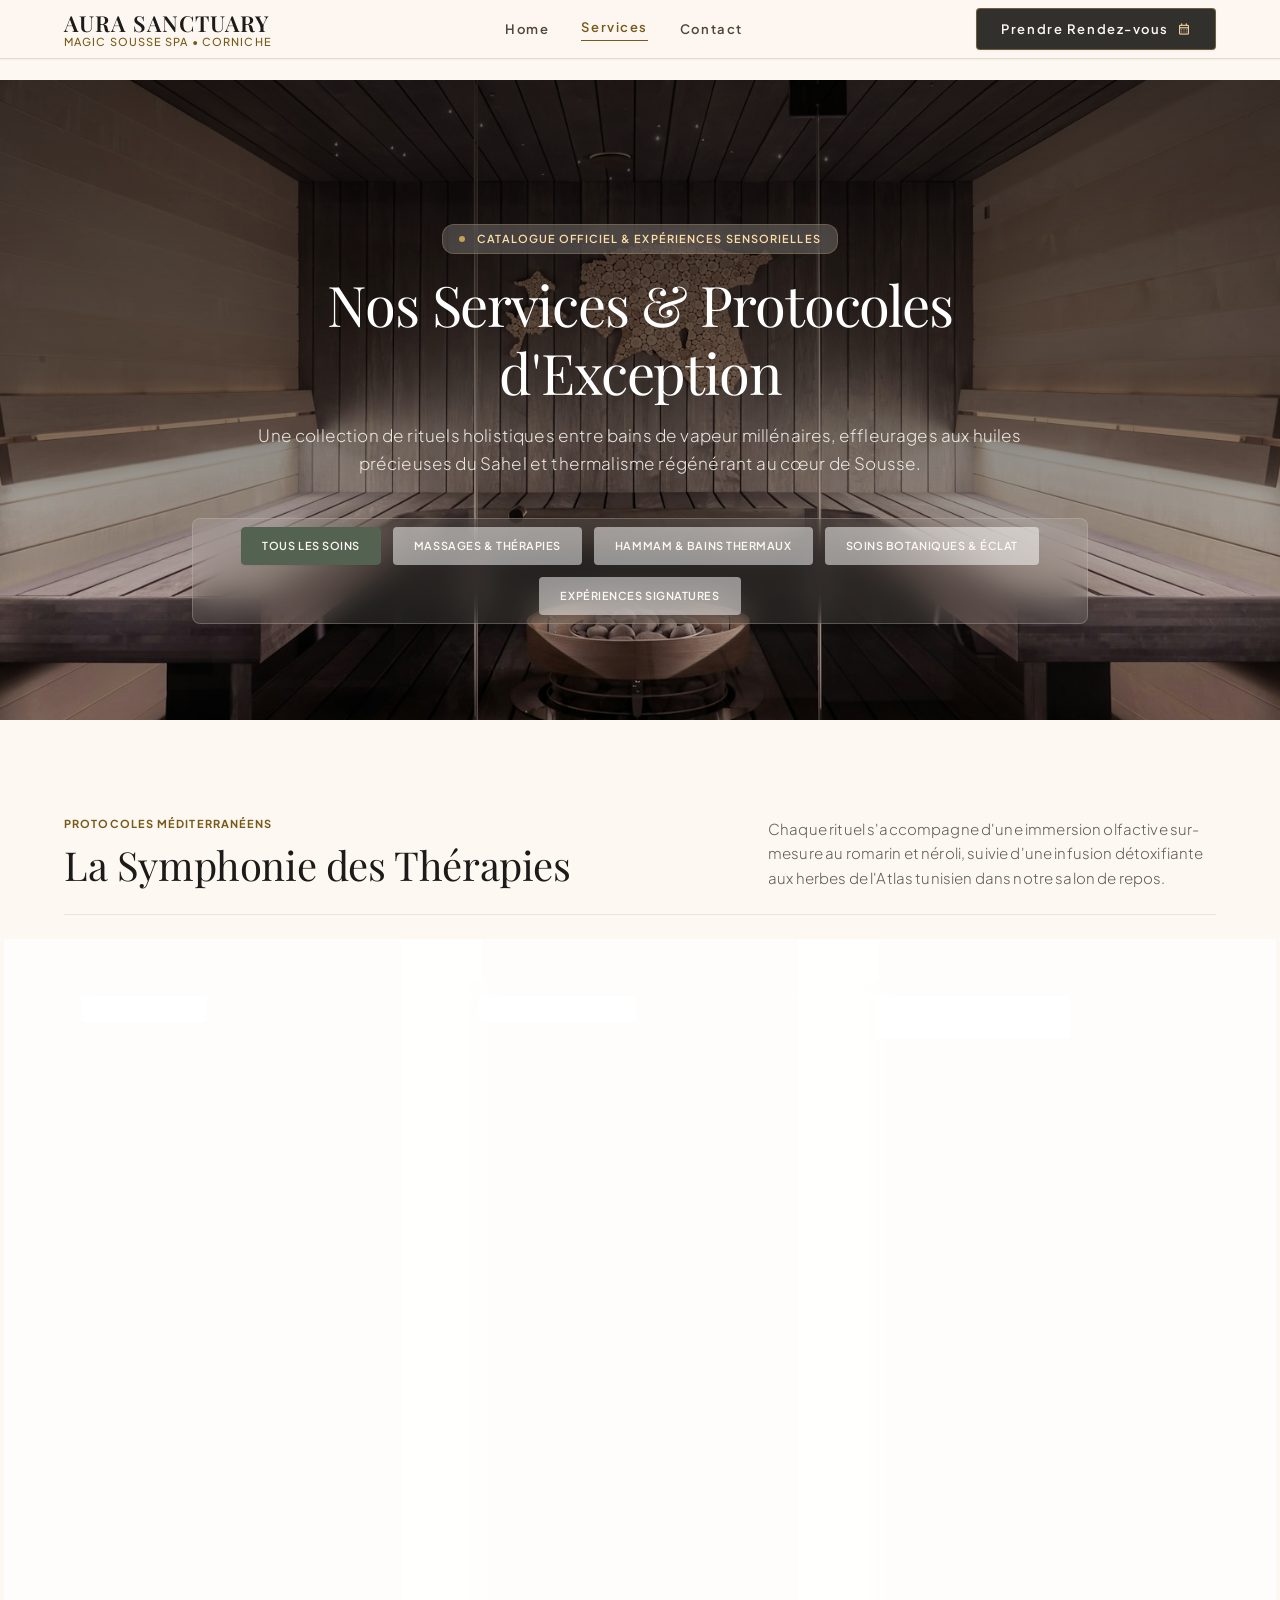
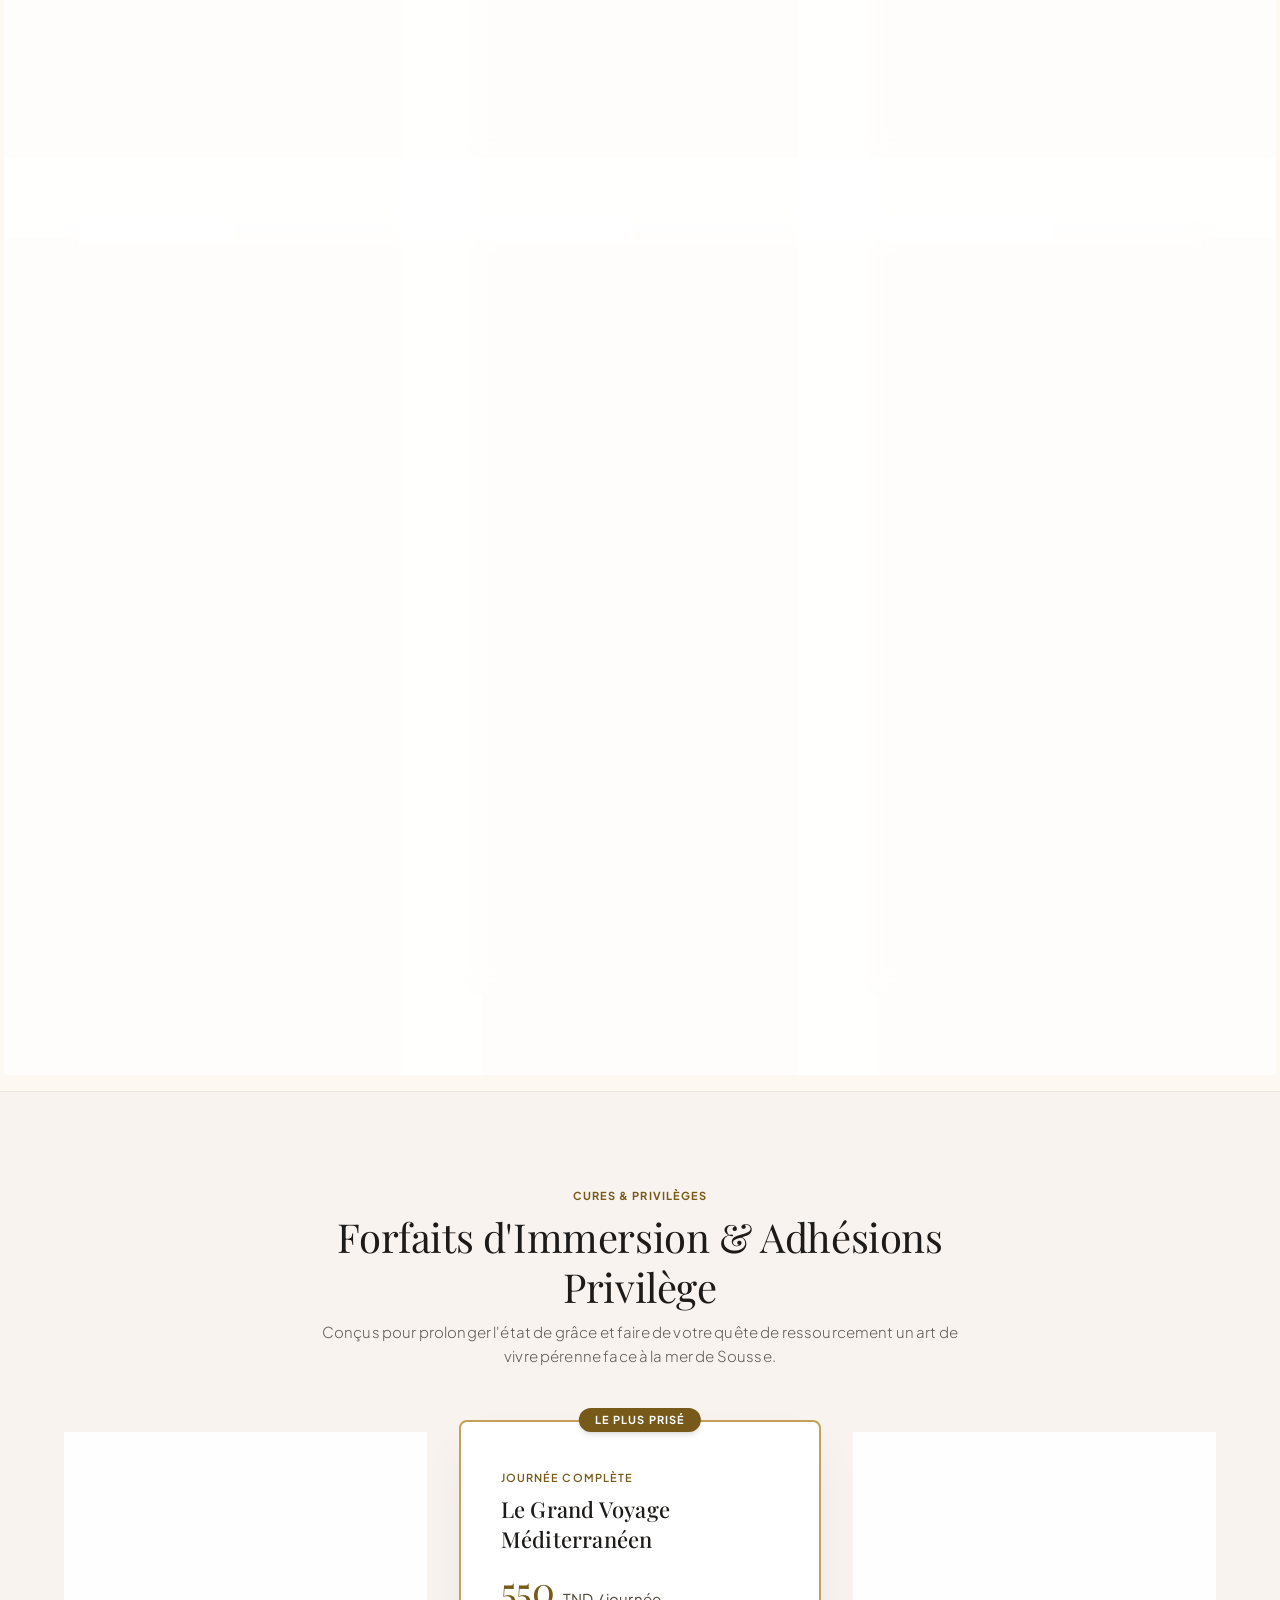
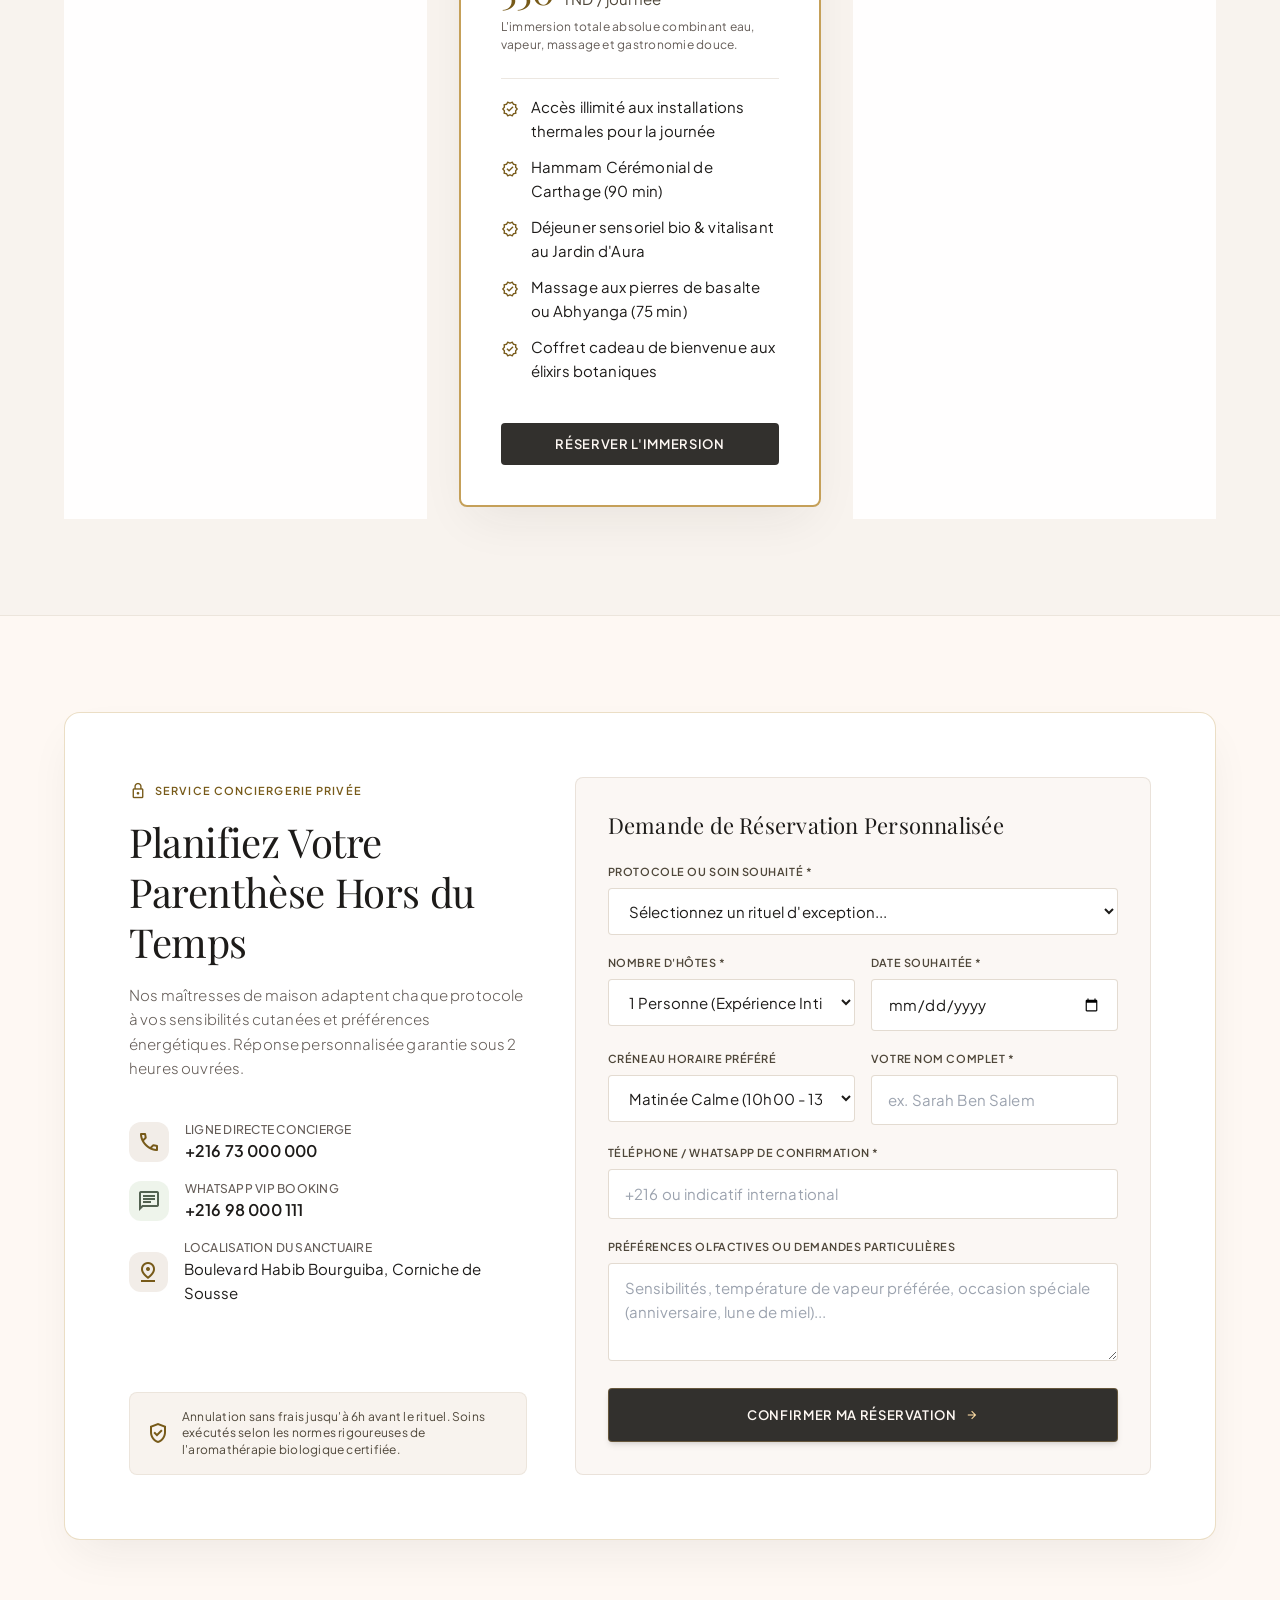
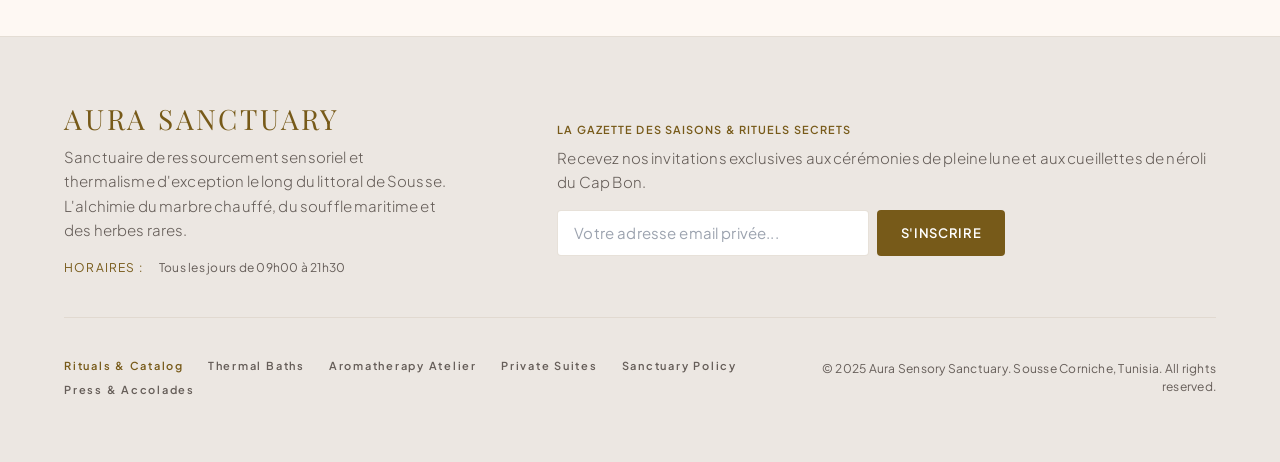
<file: services.html>
<!DOCTYPE html>

<html class="scroll-smooth" lang="fr"><head>
<meta charset="utf-8"/>
<meta content="width=device-width, initial-scale=1.0" name="viewport"/>
<title>Services &amp; Catalogue de Rituels | Aura Sensory Sanctuary - Magic Sousse</title>
<!-- Google Fonts & Material Symbols -->
<link href="https://fonts.googleapis.com" rel="preconnect"/>
<link crossorigin="" href="https://fonts.gstatic.com" rel="preconnect"/>
<link href="https://fonts.googleapis.com/css2?family=Playfair+Display:ital,wght@0,400;0,500;0,600;0,700;1,400&amp;family=Plus+Jakarta+Sans:wght@300;400;500;600;700&amp;display=swap" rel="stylesheet"/>
<link href="https://fonts.googleapis.com/css2?family=Material+Symbols+Outlined:wght,FILL@100..700,0..1&amp;display=swap" rel="stylesheet"/>
<link href="https://fonts.googleapis.com/css2?family=Material+Symbols+Outlined:wght,FILL@100..700,0..1&amp;display=swap" rel="stylesheet"/>
<!-- Tailwind CSS with custom config -->


<style>
    .material-symbols-outlined {
      font-family: 'Material Symbols Outlined';
      font-weight: normal;
      font-style: normal;
      line-height: 1;
      display: inline-block;
      text-transform: none;
      letter-spacing: normal;
      word-wrap: normal;
      white-space: nowrap;
      direction: ltr;
      vertical-align: middle;
    }
    .brass-border {
      border: 1px solid rgba(197, 160, 89, 0.35);
    }
    .brass-glow:hover {
      box-shadow: 0 0 25px rgba(197, 160, 89, 0.25);
    }
    .sunlight-shadow {
      box-shadow: 0px 20px 48px -12px rgba(43, 37, 33, 0.08);
    }
  </style>
<link rel="stylesheet" href="styles.css">
<link rel="icon" type="image/svg+xml" href="favicon.svg">
<link rel="shortcut icon" href="favicon.ico">
</head>
<body class="bg-background text-on-surface antialiased selection:bg-primary-container/30 selection:text-on-surface">
<!-- ========================================================================= -->
<!-- 1. TOP APP BAR (Shared Component: TopNavBar with active state on Services) -->
<!-- ========================================================================= -->
<header class="fixed top-0 left-0 w-full z-50 bg-surface/80 dark:bg-inverse-surface/80 backdrop-blur-md border-b border-primary/20 dark:border-primary-fixed-dim/20 shadow-sm transition-all duration-300">
<div class="max-w-7xl mx-auto flex items-center justify-between px-gutter md:px-margin-desktop py-space-sm">
<!-- Brand & Subtitle -->
<a class="flex flex-col group focus:outline-none" href="index.html">
<span class="font-headline-sm text-headline-sm tracking-wider uppercase text-on-surface dark:text-inverse-on-surface font-semibold group-hover:text-primary transition-colors duration-200">
          AURA SANCTUARY
        </span>
<span class="font-label-md text-label-md tracking-widest text-primary font-medium -mt-1">
          MAGIC SOUSSE SPA • CORNICHE
        </span>
</a>
<!-- Desktop Navigation Links -->
<nav class="hidden md:flex items-center space-x-8">
<a class="font-label-lg text-label-lg text-on-surface-variant dark:text-tertiary-fixed-dim hover:text-primary dark:hover:text-inverse-primary transition-colors duration-200" href="index.html">
          Home
        </a>
<!-- Active Tab: Services (Semantic intent matching current screen) -->
<a class="font-label-lg text-label-lg text-primary dark:text-inverse-primary border-b border-primary pb-1 transition-colors duration-200 font-semibold" href="services.html">
          Services
        </a>
<a class="font-label-lg text-label-lg text-on-surface-variant dark:text-tertiary-fixed-dim hover:text-primary dark:hover:text-inverse-primary transition-colors duration-200" href="contact.html">
          Contact
        </a>
</nav>
<!-- Trailing Action -->
<div class="flex items-center space-x-4">
<a class="bg-inverse-surface hover:bg-surface-tint text-surface font-label-lg text-label-lg px-6 py-2.5 rounded-lg border border-primary-container/40 transition-all duration-300 ease-out active:scale-95 shadow-sm hover:shadow-md flex items-center space-x-2" href="#reservation">
<span>Prendre Rendez-vous</span>
<span class="material-symbols-outlined text-primary-fixed text-sm">calendar_month</span>
</a>
</div>
</div>
</header>
<main class="pt-20">
<!-- ========================================================================= -->
<!-- 2. HERO HEADER BANNER: Sensory Thermal Sanctuary & Vapor Mist Header      -->
<!-- ========================================================================= -->
<section class="relative w-full min-h-[640px] flex items-center justify-center overflow-hidden">
<!-- Background Image with Ambient Warm Mist Overlay -->
<div class="absolute inset-0 z-0">
<img alt="Bain Thermal Minéral à Aura Sousse Spa" class="w-full h-full object-cover object-center scale-105 transition-transform duration-1000 ease-out" src="./assets/pool_b13430bb.jpg"/>
<div class="absolute inset-0 bg-gradient-to-t from-background via-inverse-surface/60 to-inverse-surface/75 mix-blend-multiply"></div>
<div class="absolute inset-0 bg-radial from-transparent via-transparent to-background/90"></div>
</div>
<!-- Hero Content Canvas -->
<div class="relative z-10 max-w-5xl mx-auto px-gutter md:px-margin-desktop text-center py-space-3xl mt-12">
<!-- Eyebrow Badge -->
<div class="inline-flex items-center space-x-3 px-4 py-1.5 rounded-full bg-surface-container-lowest/20 backdrop-blur-md border border-primary-container/30 mb-space-md">
<span class="w-1.5 h-1.5 rounded-full bg-primary-container animate-pulse"></span>
<span class="font-label-md text-label-md tracking-widest text-primary-fixed font-semibold uppercase">
            CATALOGUE OFFICIEL &amp; EXPÉRIENCES SENSORIELLES
          </span>
</div>
<!-- Main Title -->
<h1 class="font-display-lg-mobile md:font-display-lg text-display-lg-mobile md:text-display-lg text-surface-container-lowest font-normal mb-space-md tracking-tight leading-tight">
          Nos Services &amp; Protocoles d'Exception
        </h1>
<!-- Subtitle -->
<p class="font-body-lg text-body-lg text-surface-container max-w-3xl mx-auto mb-space-xl font-light opacity-95 leading-relaxed">
          Une collection de rituels holistiques entre bains de vapeur millénaires, effleurages aux huiles précieuses du Sahel et thermalisme régénérant au cœur de Sousse.
        </p>
<!-- Interactive Category Filter Tabs -->
<div class="flex flex-wrap items-center justify-center gap-2 md:gap-3 p-2 rounded-xl bg-surface/10 backdrop-blur-lg border border-outline-variant/30 max-w-4xl mx-auto">
<button class="filter-tab px-5 py-2.5 rounded-lg font-label-md text-label-md uppercase tracking-wider transition-all duration-200 bg-secondary text-surface shadow-sm border border-secondary" data-filter="all">
            Tous les Soins
          </button>
<button class="filter-tab px-5 py-2.5 rounded-lg font-label-md text-label-md uppercase tracking-wider transition-all duration-200 bg-surface-container-lowest/50 text-surface hover:bg-surface-container-lowest hover:text-on-surface border border-transparent" data-filter="massages">
            Massages &amp; Thérapies
          </button>
<button class="filter-tab px-5 py-2.5 rounded-lg font-label-md text-label-md uppercase tracking-wider transition-all duration-200 bg-surface-container-lowest/50 text-surface hover:bg-surface-container-lowest hover:text-on-surface border border-transparent" data-filter="hammam">
            Hammam &amp; Bains Thermaux
          </button>
<button class="filter-tab px-5 py-2.5 rounded-lg font-label-md text-label-md uppercase tracking-wider transition-all duration-200 bg-surface-container-lowest/50 text-surface hover:bg-surface-container-lowest hover:text-on-surface border border-transparent" data-filter="botaniques">
            Soins Botaniques &amp; Éclat
          </button>
<button class="filter-tab px-5 py-2.5 rounded-lg font-label-md text-label-md uppercase tracking-wider transition-all duration-200 bg-surface-container-lowest/50 text-surface hover:bg-surface-container-lowest hover:text-on-surface border border-transparent" data-filter="signatures">
            Expériences Signatures
          </button>
</div>
</div>
</section>
<!-- ========================================================================= -->
<!-- 3. COMPREHENSIVE OFFERINGS GRID (La Symphonie des Thérapies)             -->
<!-- ========================================================================= -->
<section class="max-w-7xl mx-auto px-gutter md:px-margin-desktop py-space-3xl">
<!-- Section Header -->
<div class="flex flex-col md:flex-row md:items-end justify-between mb-space-2xl border-b border-outline-variant/40 pb-space-lg">
<div>
<span class="font-label-md text-label-md tracking-widest text-primary font-bold uppercase mb-2 block">
            PROTOCOLES MÉDITERRANÉENS
          </span>
<h2 class="font-headline-lg-mobile md:font-headline-lg text-headline-lg-mobile md:text-headline-lg text-on-surface font-normal">
            La Symphonie des Thérapies
          </h2>
</div>
<p class="font-body-md text-body-md text-tertiary max-w-md mt-4 md:mt-0 leading-relaxed font-light">
          Chaque rituel s'accompagne d'une immersion olfactive sur-mesure au romarin et néroli, suivie d'une infusion détoxifiante aux herbes de l'Atlas tunisien dans notre salon de repos.
        </p>
</div>
<!-- Treatments 3-Column Grid -->
<div class="grid grid-cols-1 md:grid-cols-2 lg:grid-cols-3 gap-gutter-desktop">
<!-- Card 1: Hammam Cérémonial de Carthage -->
<article class="treatment-card group bg-surface-container-lowest/70 backdrop-blur-md rounded-xl brass-border sunlight-shadow flex flex-col overflow-hidden transition-all duration-300 hover:-translate-y-1" data-category="hammam signatures">
<div class="relative h-72 w-full overflow-hidden">
<img alt="Hammam Cérémonial de Carthage avec arches sculptées et vapeur" class="w-full h-full object-cover object-center group-hover:scale-105 transition-transform duration-700 ease-out" src="./assets/hammam_ee2eeec8.jpg"/>
<div class="absolute inset-0 bg-gradient-to-t from-inverse-surface/80 via-transparent to-black/20"></div>
<!-- Badges Bar -->
<div class="absolute top-4 left-4 right-4 flex items-center justify-between">
<span class="px-3 py-1 bg-surface-container-lowest/80 backdrop-blur-md text-on-surface font-label-md text-label-md uppercase tracking-wider rounded-lg border border-outline-variant/50">
                Hammam Royal
              </span>
<span class="px-3 py-1 bg-primary text-on-primary font-label-md text-label-md font-bold rounded-lg shadow-sm">
                180 TND / ~55€
              </span>
</div>
<div class="absolute bottom-3 left-4 flex items-center text-surface text-caption font-caption space-x-3">
<span class="flex items-center space-x-1">
<span class="material-symbols-outlined text-sm">schedule</span>
<span>90 Min</span>
</span>
<span>•</span>
<span class="flex items-center space-x-1">
<span class="material-symbols-outlined text-sm">thermostat</span>
<span>Vapeur Érable 44°C</span>
</span>
</div>
</div>
<div class="p-space-lg flex-1 flex flex-col justify-between">
<div>
<!-- Sensory Notes Tag Bar -->
<div class="mb-3">
<span class="font-label-md text-label-md uppercase tracking-wider text-primary font-semibold">
                  SAVON NOIR BELDI • EUCALYPTUS • HUILE D'ARGAN
                </span>
</div>
<h3 class="font-headline-sm text-headline-sm text-on-surface font-medium mb-2">
                Hammam Cérémonial de Carthage
              </h3>
<p class="font-body-md text-body-md text-tertiary mb-space-md line-clamp-2 font-light">
                Une régénération totale sur table chaude de marbre blanc sculpté, alliant gommage traditionnel au gant kessa et enveloppement aux essences de thym sauvage.
              </p>
<!-- Protocol Steps Progression -->
<div class="pt-3 border-t border-outline-variant/30 mb-space-lg">
<span class="font-label-md text-label-md text-on-surface-variant uppercase tracking-wider block mb-2 font-semibold">
                  Étapes du protocole :
                </span>
<ol class="space-y-1.5 text-caption font-caption text-tertiary">
<li class="flex items-start space-x-2">
<span class="font-semibold text-primary">1.</span>
<span>Immersion en vapeur chaude et sudation purifiante</span>
</li>
<li class="flex items-start space-x-2">
<span class="font-semibold text-primary">2.</span>
<span>Gommage kessa au savon noir bio à l'eucalyptus</span>
</li>
<li class="flex items-start space-x-2">
<span class="font-semibold text-primary">3.</span>
<span>Enveloppement corporel au rhassoul &amp; argile marine</span>
</li>
<li class="flex items-start space-x-2">
<span class="font-semibold text-primary">4.</span>
<span>Onction tiède relaxante à l'huile pure d'argan</span>
</li>
</ol>
</div>
</div>
<!-- Card CTA -->
<a class="w-full py-3 bg-inverse-surface hover:bg-surface-tint text-surface font-label-lg text-label-lg uppercase tracking-wider text-center rounded-lg brass-border brass-glow transition-all duration-200" href="#reservation">
              Réserver ce Soin
            </a>
</div>
</article>
<!-- Card 2: Pierres Chaudes & Basalte Volcanique -->
<article class="treatment-card group bg-surface-container-lowest/70 backdrop-blur-md rounded-xl brass-border sunlight-shadow flex flex-col overflow-hidden transition-all duration-300 hover:-translate-y-1" data-category="massages">
<div class="relative h-72 w-full overflow-hidden">
<img alt="Massage thérapeutique aux pierres chaudes et basalte volcanique" class="w-full h-full object-cover object-center group-hover:scale-105 transition-transform duration-700 ease-out" src="./assets/stones_df79ef22.jpg"/>
<div class="absolute inset-0 bg-gradient-to-t from-inverse-surface/80 via-transparent to-black/20"></div>
<div class="absolute top-4 left-4 right-4 flex items-center justify-between">
<span class="px-3 py-1 bg-surface-container-lowest/80 backdrop-blur-md text-on-surface font-label-md text-label-md uppercase tracking-wider rounded-lg border border-outline-variant/50">
                Thérapie Thermique
              </span>
<span class="px-3 py-1 bg-primary text-on-primary font-label-md text-label-md font-bold rounded-lg shadow-sm">
                210 TND / ~64€
              </span>
</div>
<div class="absolute bottom-3 left-4 flex items-center text-surface text-caption font-caption space-x-3">
<span class="flex items-center space-x-1">
<span class="material-symbols-outlined text-sm">schedule</span>
<span>75 Min</span>
</span>
<span>•</span>
<span class="flex items-center space-x-1">
<span class="material-symbols-outlined text-sm">spa</span>
<span>Pressions Profondes</span>
</span>
</div>
</div>
<div class="p-space-lg flex-1 flex flex-col justify-between">
<div>
<div class="mb-3">
<span class="font-label-md text-label-md uppercase tracking-wider text-primary font-semibold">
                  BASALTE • HUILE DE SÉSAME CHAUDE • MYRTE
                </span>
</div>
<h3 class="font-headline-sm text-headline-sm text-on-surface font-medium mb-2">
                Pierres Chaudes &amp; Basalte Volcanique
              </h3>
<p class="font-body-md text-body-md text-tertiary mb-space-md line-clamp-2 font-light">
                Une dissipation immédiate des tensions musculaires grâce aux galets de basalte chauffés et glissés selon les méridiens énergétiques du dos et des jambes.
              </p>
<div class="pt-3 border-t border-outline-variant/30 mb-space-lg">
<span class="font-label-md text-label-md text-on-surface-variant uppercase tracking-wider block mb-2 font-semibold">
                  Étapes du protocole :
                </span>
<ol class="space-y-1.5 text-caption font-caption text-tertiary">
<li class="flex items-start space-x-2">
<span class="font-semibold text-primary">1.</span>
<span>Rituel d'accueil &amp; inhalation d'essences de myrte</span>
</li>
<li class="flex items-start space-x-2">
<span class="font-semibold text-primary">2.</span>
<span>Disposition statique des pierres sur les points de chakra</span>
</li>
<li class="flex items-start space-x-2">
<span class="font-semibold text-primary">3.</span>
<span>Massages glissés continus à l'huile végétale tiède</span>
</li>
<li class="flex items-start space-x-2">
<span class="font-semibold text-primary">4.</span>
<span>Décompression crânienne et drapage de lin chaud</span>
</li>
</ol>
</div>
</div>
<a class="w-full py-3 bg-inverse-surface hover:bg-surface-tint text-surface font-label-lg text-label-lg uppercase tracking-wider text-center rounded-lg brass-border brass-glow transition-all duration-200" href="#reservation">
              Réserver ce Soin
            </a>
</div>
</article>
<!-- Card 3: Élixir Botanique & Éclat Néroli -->
<article class="treatment-card group bg-surface-container-lowest/70 backdrop-blur-md rounded-xl brass-border sunlight-shadow flex flex-col overflow-hidden transition-all duration-300 hover:-translate-y-1" data-category="botaniques">
<div class="relative h-72 w-full overflow-hidden">
<img alt="Soin facial holistique au flacon d'élixir botaniques et fleurs de néroli" class="w-full h-full object-cover object-center group-hover:scale-105 transition-transform duration-700 ease-out" src="./assets/massage_1841f36e.jpg"/>
<div class="absolute inset-0 bg-gradient-to-t from-inverse-surface/80 via-transparent to-black/20"></div>
<div class="absolute top-4 left-4 right-4 flex items-center justify-between">
<span class="px-3 py-1 bg-surface-container-lowest/80 backdrop-blur-md text-on-surface font-label-md text-label-md uppercase tracking-wider rounded-lg border border-outline-variant/50">
                Soin Visage Haute Beauté
              </span>
<span class="px-3 py-1 bg-primary text-on-primary font-label-md text-label-md font-bold rounded-lg shadow-sm">
                195 TND / ~60€
              </span>
</div>
<div class="absolute bottom-3 left-4 flex items-center text-surface text-caption font-caption space-x-3">
<span class="flex items-center space-x-1">
<span class="material-symbols-outlined text-sm">schedule</span>
<span>60 Min</span>
</span>
<span>•</span>
<span class="flex items-center space-x-1">
<span class="material-symbols-outlined text-sm">water_drop</span>
<span>Hydratation Cellulaire</span>
</span>
</div>
</div>
<div class="p-space-lg flex-1 flex flex-col justify-between">
<div>
<div class="mb-3">
<span class="font-label-md text-label-md uppercase tracking-wider text-primary font-semibold">
                  FLEUR D'ORANGER • NÉROLI DU CAP BON • GUA SHA
                </span>
</div>
<h3 class="font-headline-sm text-headline-sm text-on-surface font-medium mb-2">
                Élixir Botanique &amp; Éclat Néroli
              </h3>
<p class="font-body-md text-body-md text-tertiary mb-space-md line-clamp-2 font-light">
                Un rituel illuminateur du visage inspiré de l'art floral tunisien. Drainage lymphatique délicat au Gua Sha de jade et sérum actif distillé à froid.
              </p>
<div class="pt-3 border-t border-outline-variant/30 mb-space-lg">
<span class="font-label-md text-label-md text-on-surface-variant uppercase tracking-wider block mb-2 font-semibold">
                  Étapes du protocole :
                </span>
<ol class="space-y-1.5 text-caption font-caption text-tertiary">
<li class="flex items-start space-x-2">
<span class="font-semibold text-primary">1.</span>
<span>Double nettoyage aromatique aux hydrolats de fleurs</span>
</li>
<li class="flex items-start space-x-2">
<span class="font-semibold text-primary">2.</span>
<span>Micro-exfoliation enzymatique aux poudres d'amandes</span>
</li>
<li class="flex items-start space-x-2">
<span class="font-semibold text-primary">3.</span>
<span>Sculpting facial au Gua Sha de jade authentique</span>
</li>
<li class="flex items-start space-x-2">
<span class="font-semibold text-primary">4.</span>
<span>Masque repulpant en biocellulose &amp; brumisation florale</span>
</li>
</ol>
</div>
</div>
<a class="w-full py-3 bg-inverse-surface hover:bg-surface-tint text-surface font-label-lg text-label-lg uppercase tracking-wider text-center rounded-lg brass-border brass-glow transition-all duration-200" href="#reservation">
              Réserver ce Soin
            </a>
</div>
</article>
<!-- Card 4: Bain Minéral & Relaxation Royale Duo -->
<article class="treatment-card group bg-surface-container-lowest/70 backdrop-blur-md rounded-xl brass-border sunlight-shadow flex flex-col overflow-hidden transition-all duration-300 hover:-translate-y-1" data-category="hammam signatures">
<div class="relative h-72 w-full overflow-hidden">
<img alt="Bassin thermal d'eaux minérales pour relaxation royale en duo" class="w-full h-full object-cover object-center group-hover:scale-105 transition-transform duration-700 ease-out" src="./assets/pool_b13430bb.jpg"/>
<div class="absolute inset-0 bg-gradient-to-t from-inverse-surface/80 via-transparent to-black/20"></div>
<div class="absolute top-4 left-4 right-4 flex items-center justify-between">
<span class="px-3 py-1 bg-surface-container-lowest/80 backdrop-blur-md text-on-surface font-label-md text-label-md uppercase tracking-wider rounded-lg border border-outline-variant/50">
                Suite Privative Duo
              </span>
<span class="px-3 py-1 bg-primary text-on-primary font-label-md text-label-md font-bold rounded-lg shadow-sm">
                390 TND (2 pers.)
              </span>
</div>
<div class="absolute bottom-3 left-4 flex items-center text-surface text-caption font-caption space-x-3">
<span class="flex items-center space-x-1">
<span class="material-symbols-outlined text-sm">schedule</span>
<span>120 Min</span>
</span>
<span>•</span>
<span class="flex items-center space-x-1">
<span class="material-symbols-outlined text-sm">favorite</span>
<span>Expérience Partagée</span>
</span>
</div>
</div>
<div class="p-space-lg flex-1 flex flex-col justify-between">
<div>
<div class="mb-3">
<span class="font-label-md text-label-md uppercase tracking-wider text-primary font-semibold">
                  SEL DE CHOTT EL-DJERID • BOIS DE CÈDRE • PÉTALES
                </span>
</div>
<h3 class="font-headline-sm text-headline-sm text-on-surface font-medium mb-2">
                Bain Minéral &amp; Relaxation Royale Duo
              </h3>
<p class="font-body-md text-body-md text-tertiary mb-space-md line-clamp-2 font-light">
                Immersion exclusive dans notre bassin sculpté en pierre de travertin, suivie d'un massage synchrone en cabine double éclairée à la lanterne de cuivre.
              </p>
<div class="pt-3 border-t border-outline-variant/30 mb-space-lg">
<span class="font-label-md text-label-md text-on-surface-variant uppercase tracking-wider block mb-2 font-semibold">
                  Étapes du protocole :
                </span>
<ol class="space-y-1.5 text-caption font-caption text-tertiary">
<li class="flex items-start space-x-2">
<span class="font-semibold text-primary">1.</span>
<span>Bain hydromassant chaud infusé aux cristaux marins</span>
</li>
<li class="flex items-start space-x-2">
<span class="font-semibold text-primary">2.</span>
<span>Dégustation de thé à la menthe douce &amp; dattes fourrées</span>
</li>
<li class="flex items-start space-x-2">
<span class="font-semibold text-primary">3.</span>
<span>Massage relaxant corps entier synchronisé (50 min)</span>
</li>
<li class="flex items-start space-x-2">
<span class="font-semibold text-primary">4.</span>
<span>Repos privé dans les alcôves drapées de lin blanc</span>
</li>
</ol>
</div>
</div>
<a class="w-full py-3 bg-inverse-surface hover:bg-surface-tint text-surface font-label-lg text-label-lg uppercase tracking-wider text-center rounded-lg brass-border brass-glow transition-all duration-200" href="#reservation">
              Réserver ce Soin
            </a>
</div>
</article>
<!-- Card 5: Massage Ayurvédique Abhyanga & Santal -->
<article class="treatment-card group bg-surface-container-lowest/70 backdrop-blur-md rounded-xl brass-border sunlight-shadow flex flex-col overflow-hidden transition-all duration-300 hover:-translate-y-1" data-category="massages">
<div class="relative h-72 w-full overflow-hidden">
<img alt="Massage ayurvédique aux huiles chaudes de santal" class="w-full h-full object-cover object-center group-hover:scale-105 transition-transform duration-700 ease-out" src="./assets/stones_df79ef22.jpg"/>
<div class="absolute inset-0 bg-gradient-to-t from-inverse-surface/80 via-transparent to-black/20"></div>
<div class="absolute top-4 left-4 right-4 flex items-center justify-between">
<span class="px-3 py-1 bg-surface-container-lowest/80 backdrop-blur-md text-on-surface font-label-md text-label-md uppercase tracking-wider rounded-lg border border-outline-variant/50">
                Thérapie Orientale
              </span>
<span class="px-3 py-1 bg-primary text-on-primary font-label-md text-label-md font-bold rounded-lg shadow-sm">
                220 TND / ~67€
              </span>
</div>
<div class="absolute bottom-3 left-4 flex items-center text-surface text-caption font-caption space-x-3">
<span class="flex items-center space-x-1">
<span class="material-symbols-outlined text-sm">schedule</span>
<span>80 Min</span>
</span>
<span>•</span>
<span class="flex items-center space-x-1">
<span class="material-symbols-outlined text-sm">self_improvement</span>
<span>Harmonisation Énergétique</span>
</span>
</div>
</div>
<div class="p-space-lg flex-1 flex flex-col justify-between">
<div>
<div class="mb-3">
<span class="font-label-md text-label-md uppercase tracking-wider text-primary font-semibold">
                  HUILE DE SANTAL • CARDAMOME • AMBRE GRIS
                </span>
</div>
<h3 class="font-headline-sm text-headline-sm text-on-surface font-medium mb-2">
                Massage Ayurvédique Abhyanga &amp; Santal
              </h3>
<p class="font-body-md text-body-md text-tertiary mb-space-md line-clamp-2 font-light">
                Un effleurage rythmique et enveloppant à l'huile tiède médicinale, conçu pour calmer le système nerveux, détoxifier les tissus profonds et restaurer le flux de prana.
              </p>
<div class="pt-3 border-t border-outline-variant/30 mb-space-lg">
<span class="font-label-md text-label-md text-on-surface-variant uppercase tracking-wider block mb-2 font-semibold">
                  Étapes du protocole :
                </span>
<ol class="space-y-1.5 text-caption font-caption text-tertiary">
<li class="flex items-start space-x-2">
<span class="font-semibold text-primary">1.</span>
<span>Analyse sensorielle personnalisée des doshas</span>
</li>
<li class="flex items-start space-x-2">
<span class="font-semibold text-primary">2.</span>
<span>Massage crânien et cervical assis (Shiroshampi)</span>
</li>
<li class="flex items-start space-x-2">
<span class="font-semibold text-primary">3.</span>
<span>Frictions continues synchrones des pieds au sommet du crâne</span>
</li>
<li class="flex items-start space-x-2">
<span class="font-semibold text-primary">4.</span>
<span>Phase de repos enveloppée sous mousseline de coton chauffée</span>
</li>
</ol>
</div>
</div>
<a class="w-full py-3 bg-inverse-surface hover:bg-surface-tint text-surface font-label-lg text-label-lg uppercase tracking-wider text-center rounded-lg brass-border brass-glow transition-all duration-200" href="#reservation">
              Réserver ce Soin
            </a>
</div>
</article>
<!-- Card 6: Rituel Détox & Vapeur d'Eucalyptus -->
<article class="treatment-card group bg-surface-container-lowest/70 backdrop-blur-md rounded-xl brass-border sunlight-shadow flex flex-col overflow-hidden transition-all duration-300 hover:-translate-y-1" data-category="hammam botaniques signatures">
<div class="relative h-72 w-full overflow-hidden">
<img alt="Bain de vapeur et purification à l'eucalyptus et marbre clair" class="w-full h-full object-cover object-center group-hover:scale-105 transition-transform duration-700 ease-out" src="./assets/hammam_ee2eeec8.jpg"/>
<div class="absolute inset-0 bg-gradient-to-t from-inverse-surface/80 via-transparent to-black/20"></div>
<div class="absolute top-4 left-4 right-4 flex items-center justify-between">
<span class="px-3 py-1 bg-surface-container-lowest/80 backdrop-blur-md text-on-surface font-label-md text-label-md uppercase tracking-wider rounded-lg border border-outline-variant/50">
                Purification &amp; Souffle
              </span>
<span class="px-3 py-1 bg-primary text-on-primary font-label-md text-label-md font-bold rounded-lg shadow-sm">
                160 TND / ~49€
              </span>
</div>
<div class="absolute bottom-3 left-4 flex items-center text-surface text-caption font-caption space-x-3">
<span class="flex items-center space-x-1">
<span class="material-symbols-outlined text-sm">schedule</span>
<span>75 Min</span>
</span>
<span>•</span>
<span class="flex items-center space-x-1">
<span class="material-symbols-outlined text-sm">air</span>
<span>Oxygénation Pure</span>
</span>
</div>
</div>
<div class="p-space-lg flex-1 flex flex-col justify-between">
<div>
<div class="mb-3">
<span class="font-label-md text-label-md uppercase tracking-wider text-primary font-semibold">
                  EUCALYPTUS GLOBULUS • MENTHE POIVRÉE • SEL DE MER
                </span>
</div>
<h3 class="font-headline-sm text-headline-sm text-on-surface font-medium mb-2">
                Rituel Détox &amp; Vapeur d'Eucalyptus
              </h3>
<p class="font-body-md text-body-md text-tertiary mb-space-md line-clamp-2 font-light">
                Un voyage respiratoire vivifiant qui libère les poumons et stimule la vitalité corporelle grâce aux brouillards nébulisés d'eucalyptus et aux frictions vivifiantes.
              </p>
<div class="pt-3 border-t border-outline-variant/30 mb-space-lg">
<span class="font-label-md text-label-md text-on-surface-variant uppercase tracking-wider block mb-2 font-semibold">
                  Étapes du protocole :
                </span>
<ol class="space-y-1.5 text-caption font-caption text-tertiary">
<li class="flex items-start space-x-2">
<span class="font-semibold text-primary">1.</span>
<span>Sudation guidée en hammam aromatisé à l'eucalyptus frais</span>
</li>
<li class="flex items-start space-x-2">
<span class="font-semibold text-primary">2.</span>
<span>Friction corporelle stimulante aux sels marins vivifiants</span>
</li>
<li class="flex items-start space-x-2">
<span class="font-semibold text-primary">3.</span>
<span>Douche à jets contrastés en cascade de marbre</span>
</li>
<li class="flex items-start space-x-2">
<span class="font-semibold text-primary">4.</span>
<span>Massage drainant léger aux huiles d'agrumes méditerranéens</span>
</li>
</ol>
</div>
</div>
<a class="w-full py-3 bg-inverse-surface hover:bg-surface-tint text-surface font-label-lg text-label-lg uppercase tracking-wider text-center rounded-lg brass-border brass-glow transition-all duration-200" href="#reservation">
              Réserver ce Soin
            </a>
</div>
</article>
</div>
</section>
<!-- ========================================================================= -->
<!-- 4. BESPOKE PACKAGES & MEMBERSHIP (Forfaits d'Immersion)                  -->
<!-- ========================================================================= -->
<section class="bg-surface-container-low py-space-3xl border-y border-outline-variant/30">
<div class="max-w-7xl mx-auto px-gutter md:px-margin-desktop">
<div class="text-center max-w-2xl mx-auto mb-space-2xl">
<span class="font-label-md text-label-md tracking-widest text-primary font-bold uppercase mb-2 block">
            CURES &amp; PRIVILÈGES
          </span>
<h2 class="font-headline-lg-mobile md:font-headline-lg text-headline-lg-mobile md:text-headline-lg text-on-surface font-normal mb-space-sm">
            Forfaits d'Immersion &amp; Adhésions Privilège
          </h2>
<p class="font-body-md text-body-md text-tertiary font-light">
            Conçus pour prolonger l'état de grâce et faire de votre quête de ressourcement un art de vivre pérenne face à la mer de Sousse.
          </p>
</div>
<div class="grid grid-cols-1 md:grid-cols-3 gap-8 items-stretch">
<!-- Package 1: L'Éveil Ponctuel -->
<div class="bg-surface-container-lowest/90 backdrop-blur-md rounded-xl p-space-xl brass-border flex flex-col justify-between transition-all duration-300 hover:shadow-lg">
<div>
<span class="font-label-md text-label-md tracking-widest uppercase text-tertiary font-semibold block mb-2">
                Demi-Journée Sensorielle
              </span>
<h3 class="font-headline-sm text-headline-sm text-on-surface font-medium mb-3">
                L'Éveil Ponctuel
              </h3>
<p class="text-display-lg-mobile font-display-lg-mobile text-primary font-normal mb-1">
                280 <span class="font-body-md text-body-md text-on-surface-variant">TND / pers.</span>
</p>
<p class="font-caption text-caption text-tertiary mb-space-lg">
                Idéal pour une parenthèse relaxante au cœur d'une semaine active.
              </p>
<div class="space-y-3 pt-space-md border-t border-outline-variant/40 mb-space-xl">
<div class="flex items-start space-x-3 text-body-md font-body-md text-on-surface">
<span class="material-symbols-outlined text-primary text-lg">check_circle</span>
<span>Accès libre 2h aux Bains Thermaux &amp; Salarium</span>
</div>
<div class="flex items-start space-x-3 text-body-md font-body-md text-on-surface">
<span class="material-symbols-outlined text-primary text-lg">check_circle</span>
<span>Rituel Hammam Carthage ou Massage 50 min au choix</span>
</div>
<div class="flex items-start space-x-3 text-body-md font-body-md text-on-surface">
<span class="material-symbols-outlined text-primary text-lg">check_circle</span>
<span>Infusion signature &amp; pâtisserie légère au miel du Sahel</span>
</div>
<div class="flex items-start space-x-3 text-body-md font-body-md text-tertiary">
<span class="material-symbols-outlined text-outline-variant text-lg">check_circle</span>
<span>Prêt de peignoir en lin nid d'abeille &amp; sandales thermales</span>
</div>
</div>
</div>
<a class="w-full py-3 text-center rounded-lg border border-primary-container text-on-surface hover:bg-primary-container/20 font-label-lg text-label-lg uppercase tracking-wider transition-all duration-200" href="#reservation">
              Choisir ce Forfait
            </a>
</div>
<!-- Package 2: Le Grand Voyage Méditerranéen (Featured Highlight) -->
<div class="relative bg-surface-container-lowest rounded-xl p-space-xl border-2 border-primary-container sunlight-shadow flex flex-col justify-between transform md:-translate-y-3 transition-all duration-300">
<!-- Featured Ribbon -->
<div class="absolute -top-3.5 left-1/2 -translate-x-1/2 bg-primary text-on-primary px-4 py-1 rounded-full font-label-md text-label-md font-bold tracking-widest uppercase shadow-md">
              LE PLUS PRISÉ
            </div>
<div>
<span class="font-label-md text-label-md tracking-widest uppercase text-primary font-semibold block mb-2 mt-2">
                Journée Complète
              </span>
<h3 class="font-headline-sm text-headline-sm text-on-surface font-medium mb-3">
                Le Grand Voyage Méditerranéen
              </h3>
<p class="text-display-lg-mobile font-display-lg-mobile text-primary font-normal mb-1">
                550 <span class="font-body-md text-body-md text-on-surface-variant">TND / journée</span>
</p>
<p class="font-caption text-caption text-tertiary mb-space-lg">
                L'immersion totale absolue combinant eau, vapeur, massage et gastronomie douce.
              </p>
<div class="space-y-3 pt-space-md border-t border-outline-variant/40 mb-space-xl">
<div class="flex items-start space-x-3 text-body-md font-body-md text-on-surface">
<span class="material-symbols-outlined text-primary text-lg">verified</span>
<span>Accès illimité aux installations thermales pour la journée</span>
</div>
<div class="flex items-start space-x-3 text-body-md font-body-md text-on-surface">
<span class="material-symbols-outlined text-primary text-lg">verified</span>
<span>Hammam Cérémonial de Carthage (90 min)</span>
</div>
<div class="flex items-start space-x-3 text-body-md font-body-md text-on-surface">
<span class="material-symbols-outlined text-primary text-lg">verified</span>
<span>Déjeuner sensoriel bio &amp; vitalisant au Jardin d'Aura</span>
</div>
<div class="flex items-start space-x-3 text-body-md font-body-md text-on-surface">
<span class="material-symbols-outlined text-primary text-lg">verified</span>
<span>Massage aux pierres de basalte ou Abhyanga (75 min)</span>
</div>
<div class="flex items-start space-x-3 text-body-md font-body-md text-on-surface">
<span class="material-symbols-outlined text-primary text-lg">verified</span>
<span>Coffret cadeau de bienvenue aux élixirs botaniques</span>
</div>
</div>
</div>
<a class="w-full py-3 text-center rounded-lg bg-inverse-surface hover:bg-primary text-surface font-label-lg text-label-lg uppercase tracking-wider brass-glow transition-all duration-200" href="#reservation">
              Réserver l'Immersion
            </a>
</div>
<!-- Package 3: Club Privilège Sanctuary -->
<div class="bg-surface-container-lowest/90 backdrop-blur-md rounded-xl p-space-xl brass-border flex flex-col justify-between transition-all duration-300 hover:shadow-lg">
<div>
<span class="font-label-md text-label-md tracking-widest uppercase text-tertiary font-semibold block mb-2">
                Adhésion Annuelle
              </span>
<h3 class="font-headline-sm text-headline-sm text-on-surface font-medium mb-3">
                Club Privilège Sanctuary
              </h3>
<p class="text-display-lg-mobile font-display-lg-mobile text-primary font-normal mb-1">
                3 200 <span class="font-body-md text-body-md text-on-surface-variant">TND / an</span>
</p>
<p class="font-caption text-caption text-tertiary mb-space-lg">
                Pour les résidents et habitués exigeant une continuité de bien-être sans compromis.
              </p>
<div class="space-y-3 pt-space-md border-t border-outline-variant/40 mb-space-xl">
<div class="flex items-start space-x-3 text-body-md font-body-md text-on-surface">
<span class="material-symbols-outlined text-primary text-lg">check_circle</span>
<span>12 Rituels ou Massages d'Exception (75 min) au cours de l'année</span>
</div>
<div class="flex items-start space-x-3 text-body-md font-body-md text-on-surface">
<span class="material-symbols-outlined text-primary text-lg">check_circle</span>
<span>Accès Bains Thermaux permanent avec 1 invité inclus</span>
</div>
<div class="flex items-start space-x-3 text-body-md font-body-md text-on-surface">
<span class="material-symbols-outlined text-primary text-lg">check_circle</span>
<span>Priorité concierge sur les suites privatives &amp; salons VIP</span>
</div>
<div class="flex items-start space-x-3 text-body-md font-body-md text-on-surface">
<span class="material-symbols-outlined text-primary text-lg">check_circle</span>
<span>-20% permanent sur la boutique de cosmétique biologique</span>
</div>
</div>
</div>
<a class="w-full py-3 text-center rounded-lg border border-primary-container text-on-surface hover:bg-primary-container/20 font-label-lg text-label-lg uppercase tracking-wider transition-all duration-200" href="#reservation">
              Postuler à l'Adhésion
            </a>
</div>
</div>
</div>
</section>
<!-- ========================================================================= -->
<!-- 5. BOOKING INQUIRY CONCIERGE MODULE                                     -->
<!-- ========================================================================= -->
<section class="max-w-7xl mx-auto px-gutter md:px-margin-desktop py-space-3xl" id="reservation">
<div class="bg-surface-container-lowest rounded-2xl brass-border sunlight-shadow p-6 md:p-space-2xl overflow-hidden">
<div class="grid grid-cols-1 lg:grid-cols-12 gap-12 items-start">
<!-- Left Column: Concierge Info & Guarantees -->
<div class="lg:col-span-5 flex flex-col justify-between h-full">
<div>
<div class="inline-flex items-center space-x-2 text-primary mb-3">
<span class="material-symbols-outlined text-lg">lock</span>
<span class="font-label-md text-label-md tracking-widest uppercase font-semibold">Service Conciergerie Privée</span>
</div>
<h2 class="font-headline-lg-mobile md:font-headline-lg text-headline-lg-mobile md:text-headline-lg text-on-surface font-normal mb-4">
                Planifiez Votre Parenthèse Hors du Temps
              </h2>
<p class="font-body-md text-body-md text-tertiary leading-relaxed mb-space-xl font-light">
                Nos maîtresses de maison adaptent chaque protocole à vos sensibilités cutanées et préférences énergétiques. Réponse personnalisée garantie sous 2 heures ouvrées.
              </p>
<!-- Sanctuary Contact Highlights -->
<div class="space-y-4 mb-space-xl">
<div class="flex items-center space-x-4">
<div class="w-10 h-10 rounded-full bg-surface-container flex items-center justify-center text-primary">
<span class="material-symbols-outlined">call</span>
</div>
<div>
<span class="font-caption text-caption uppercase text-tertiary block font-medium">Ligne Directe Concierge</span>
<a class="font-title-md text-title-md text-on-surface hover:text-primary transition-colors" href="tel:+21673000000">+216 73 000 000</a>
</div>
</div>
<div class="flex items-center space-x-4">
<div class="w-10 h-10 rounded-full bg-secondary-container/40 flex items-center justify-center text-secondary">
<span class="material-symbols-outlined">chat</span>
</div>
<div>
<span class="font-caption text-caption uppercase text-tertiary block font-medium">WhatsApp VIP Booking</span>
<a class="font-title-md text-title-md text-on-surface hover:text-primary transition-colors" href="index.html">+216 98 000 111</a>
</div>
</div>
<div class="flex items-center space-x-4">
<div class="w-10 h-10 rounded-full bg-surface-container flex items-center justify-center text-primary">
<span class="material-symbols-outlined">pin_drop</span>
</div>
<div>
<span class="font-caption text-caption uppercase text-tertiary block font-medium">Localisation du Sanctuaire</span>
<p class="font-body-md text-body-md text-on-surface">Boulevard Habib Bourguiba, Corniche de Sousse</p>
</div>
</div>
</div>
</div>
<!-- Sanctuary Guarantee Badge -->
<div class="p-4 rounded-xl bg-surface-container-low border border-outline-variant/30 flex items-center space-x-3">
<span class="material-symbols-outlined text-primary text-2xl">verified_user</span>
<p class="font-caption text-caption text-on-surface-variant leading-snug">
                Annulation sans frais jusqu'à 6h avant le rituel. Soins exécutés selon les normes rigoureuses de l'aromathérapie biologique certifiée.
              </p>
</div>
</div>
<!-- Right Column: Interactive Booking Form -->
<div class="lg:col-span-7 bg-surface-container-low/60 rounded-xl p-6 md:p-8 border border-outline-variant/40">
<h3 class="font-headline-sm text-headline-sm text-on-surface font-normal mb-6">
              Demande de Réservation Personnalisée
            </h3>
<form class="space-y-5" onsubmit="event.preventDefault(); alert('Votre demande de rendez-vous a été transmise à notre conciergerie. Nous vous contacterons sous peu.');">
<!-- Protocol Select -->
<div>
<label class="block font-label-md text-label-md uppercase tracking-wider text-on-surface-variant font-semibold mb-2">
                  Protocole ou Soin Souhaité *
                </label>
<select class="w-full bg-surface-container-lowest border border-outline-variant/60 rounded-lg px-4 py-3 text-body-md font-body-md text-on-surface focus:border-primary-container focus:ring-0 transition-colors" required="">
<option value="">Sélectionnez un rituel d'exception...</option>
<option value="hammam_carthage">Hammam Cérémonial de Carthage (90 min - 180 TND)</option>
<option value="pierres_chaudes">Pierres Chaudes &amp; Basalte Volcanique (75 min - 210 TND)</option>
<option value="botanique_neroli">Élixir Botanique &amp; Éclat Néroli (60 min - 195 TND)</option>
<option value="bain_duo">Bain Minéral &amp; Relaxation Royale Duo (120 min - 390 TND)</option>
<option value="abhyanga">Massage Ayurvédique Abhyanga &amp; Santal (80 min - 220 TND)</option>
<option value="detox_vapeur">Rituel Détox &amp; Vapeur d'Eucalyptus (75 min - 160 TND)</option>
<option value="voyage_journee">Le Grand Voyage Méditerranéen (Journée Complète - 550 TND)</option>
<option value="sur_mesure">Consultation sur-mesure avec nos thérapeutes</option>
</select>
</div>
<!-- Two columns: Guests & Date -->
<div class="grid grid-cols-1 md:grid-cols-2 gap-4">
<div>
<label class="block font-label-md text-label-md uppercase tracking-wider text-on-surface-variant font-semibold mb-2">
                    Nombre d'Hôtes *
                  </label>
<select class="w-full bg-surface-container-lowest border border-outline-variant/60 rounded-lg px-4 py-3 text-body-md font-body-md text-on-surface focus:border-primary-container focus:ring-0" required="">
<option value="1">1 Personne (Expérience Intime)</option>
<option value="2">2 Personnes (Suite Privative Duo)</option>
<option value="3+">3 Personnes ou Groupe Privatisé</option>
</select>
</div>
<div>
<label class="block font-label-md text-label-md uppercase tracking-wider text-on-surface-variant font-semibold mb-2">
                    Date Souhaitée *
                  </label>
<input class="w-full bg-surface-container-lowest border border-outline-variant/60 rounded-lg px-4 py-3 text-body-md font-body-md text-on-surface focus:border-primary-container focus:ring-0" required="" type="date"/>
</div>
</div>
<!-- Two columns: Time slot & Preferred Contact -->
<div class="grid grid-cols-1 md:grid-cols-2 gap-4">
<div>
<label class="block font-label-md text-label-md uppercase tracking-wider text-on-surface-variant font-semibold mb-2">
                    Créneau Horaire Préféré
                  </label>
<select class="w-full bg-surface-container-lowest border border-outline-variant/60 rounded-lg px-4 py-3 text-body-md font-body-md text-on-surface focus:border-primary-container focus:ring-0">
<option value="matin">Matinée Calme (10h00 - 13h00)</option>
<option value="apres-midi">Après-Midi Solaire (14h00 - 17h00)</option>
<option value="soiree">Nocturne Bougie &amp; Vapeur (18h00 - 21h00)</option>
</select>
</div>
<div>
<label class="block font-label-md text-label-md uppercase tracking-wider text-on-surface-variant font-semibold mb-2">
                    Votre Nom Complet *
                  </label>
<input class="w-full bg-surface-container-lowest border border-outline-variant/60 rounded-lg px-4 py-3 text-body-md font-body-md text-on-surface focus:border-primary-container focus:ring-0" placeholder="ex. Sarah Ben Salem" required="" type="text"/>
</div>
</div>
<!-- Phone & Special Requests -->
<div>
<label class="block font-label-md text-label-md uppercase tracking-wider text-on-surface-variant font-semibold mb-2">
                  Téléphone / WhatsApp de Confirmation *
                </label>
<input class="w-full bg-surface-container-lowest border border-outline-variant/60 rounded-lg px-4 py-3 text-body-md font-body-md text-on-surface focus:border-primary-container focus:ring-0" placeholder="+216 ou indicatif international" required="" type="tel"/>
</div>
<div>
<label class="block font-label-md text-label-md uppercase tracking-wider text-on-surface-variant font-semibold mb-2">
                  Préférences Olfactives ou Demandes Particulières
                </label>
<textarea class="w-full bg-surface-container-lowest border border-outline-variant/60 rounded-lg px-4 py-3 text-body-md font-body-md text-on-surface focus:border-primary-container focus:ring-0" placeholder="Sensibilités, température de vapeur préférée, occasion spéciale (anniversaire, lune de miel)..." rows="3"></textarea>
</div>
<button class="w-full py-4 bg-inverse-surface hover:bg-surface-tint text-surface font-label-lg text-label-lg uppercase tracking-wider rounded-lg brass-border brass-glow shadow-md hover:shadow-lg transition-all duration-300 flex items-center justify-center space-x-2" type="submit">
<span>Confirmer ma Réservation</span>
<span class="material-symbols-outlined text-primary-fixed text-sm">arrow_forward</span>
</button>
</form>
</div>
</div>
</div>
</section>
</main>
<!-- ========================================================================= -->
<!-- 6. UNIFIED LUXURY FOOTER (Shared Component: Footer)                       -->
<!-- ========================================================================= -->
<footer class="w-full px-gutter md:px-margin-desktop py-space-2xl bg-surface-container-high dark:bg-inverse-surface border-t border-outline-variant/30 dark:border-outline/30 flat no shadows">
<div class="max-w-7xl mx-auto">
<!-- Top Newsletter & Branding Row -->
<div class="grid grid-cols-1 md:grid-cols-12 gap-8 mb-space-xl pb-space-xl border-b border-outline-variant/40">
<div class="md:col-span-5">
<span class="font-headline-md text-headline-md tracking-widest uppercase text-primary dark:text-inverse-primary block mb-2">
            AURA SANCTUARY
          </span>
<p class="font-body-md text-body-md text-tertiary dark:text-tertiary-fixed-dim max-w-sm mb-4 leading-relaxed font-light">
            Sanctuaire de ressourcement sensoriel et thermalisme d'exception le long du littoral de Sousse. L'alchimie du marbre chauffé, du souffle maritime et des herbes rares.
          </p>
<div class="flex items-center space-x-4 text-tertiary dark:text-tertiary-fixed-dim">
<span class="font-caption text-caption tracking-widest uppercase text-primary">Horaires :</span>
<span class="font-caption text-caption">Tous les jours de 09h00 à 21h30</span>
</div>
</div>
<div class="md:col-span-7 flex flex-col justify-center">
<span class="font-label-md text-label-md tracking-widest uppercase text-primary dark:text-inverse-primary font-semibold block mb-2">
            La Gazette des Saisons &amp; Rituels Secrets
          </span>
<p class="font-body-md text-body-md text-tertiary dark:text-tertiary-fixed-dim mb-4 font-light">
            Recevez nos invitations exclusives aux cérémonies de pleine lune et aux cueillettes de néroli du Cap Bon.
          </p>
<form class="flex flex-col sm:flex-row gap-2 max-w-md" onsubmit="event.preventDefault(); alert('Merci pour votre inscription à la Gazette d\'Aura.');">
<input class="bg-surface-container-lowest dark:bg-surface-dim/40 border border-outline-variant/50 rounded-lg px-4 py-2.5 text-body-md font-body-md text-on-surface focus:outline-none focus:border-primary flex-1" placeholder="Votre adresse email privée..." required="" type="email"/>
<button class="bg-primary hover:bg-primary-container text-on-primary hover:text-on-primary-container px-6 py-2.5 rounded-lg font-label-lg text-label-lg uppercase tracking-wider transition-colors duration-200" type="submit">
              S'inscrire
            </button>
</form>
</div>
</div>
<!-- Links & Navigation Logic from JSON -->
<div class="flex flex-col md:flex-row items-center justify-between gap-6">
<!-- Links matching Shared Component JSON -->
<nav class="flex flex-wrap items-center justify-center md:justify-start gap-x-6 gap-y-2">
<a class="font-label-md text-label-md text-primary dark:text-inverse-primary hover:text-primary-fixed-dim transition-colors duration-200" href="index.html">
            Rituals &amp; Catalog
          </a>
<a class="font-label-md text-label-md text-tertiary dark:text-tertiary-fixed-dim hover:text-primary dark:hover:text-primary-fixed-dim transition-colors duration-200" href="index.html">
            Thermal Baths
          </a>
<a class="font-label-md text-label-md text-tertiary dark:text-tertiary-fixed-dim hover:text-primary dark:hover:text-primary-fixed-dim transition-colors duration-200" href="index.html">
            Aromatherapy Atelier
          </a>
<a class="font-label-md text-label-md text-tertiary dark:text-tertiary-fixed-dim hover:text-primary dark:hover:text-primary-fixed-dim transition-colors duration-200" href="index.html">
            Private Suites
          </a>
<a class="font-label-md text-label-md text-tertiary dark:text-tertiary-fixed-dim hover:text-primary dark:hover:text-primary-fixed-dim transition-colors duration-200" href="index.html">
            Sanctuary Policy
          </a>
<a class="font-label-md text-label-md text-tertiary dark:text-tertiary-fixed-dim hover:text-primary dark:hover:text-primary-fixed-dim transition-colors duration-200" href="index.html">
            Press &amp; Accolades
          </a>
</nav>
<!-- Exact Copyright String from Shared Components JSON -->
<p class="font-caption text-caption text-tertiary dark:text-tertiary-fixed-dim text-center md:text-right">
          © 2025 Aura Sensory Sanctuary. Sousse Corniche, Tunisia. All rights reserved.
        </p>
</div>
</div>
</footer>
<!-- Micro-interactions Script for Filter Tabs -->
<script>
    document.addEventListener('DOMContentLoaded', () => {
      const tabs = document.querySelectorAll('.filter-tab');
      const cards = document.querySelectorAll('.treatment-card');

      tabs.forEach(tab => {
        tab.addEventListener('click', () => {
          // Reset tabs styles
          tabs.forEach(t => {
            t.classList.remove('bg-secondary', 'text-surface');
            t.classList.add('bg-surface-container-lowest/50', 'text-surface');
          });

          // Active tab style
          tab.classList.remove('bg-surface-container-lowest/50');
          tab.classList.add('bg-secondary', 'text-surface');

          const filterValue = tab.getAttribute('data-filter');

          cards.forEach(card => {
            if (filterValue === 'all') {
              card.style.display = 'flex';
            } else {
              const categories = card.getAttribute('data-category') || '';
              if (categories.includes(filterValue)) {
                card.style.display = 'flex';
              } else {
                card.style.display = 'none';
              }
            }
          });
        });
      });
    });
  </script>
</body></html>
</file>
<file: styles.css>
*,:after,:before{--tw-border-spacing-x:0;--tw-border-spacing-y:0;--tw-translate-x:0;--tw-translate-y:0;--tw-rotate:0;--tw-skew-x:0;--tw-skew-y:0;--tw-scale-x:1;--tw-scale-y:1;--tw-pan-x: ;--tw-pan-y: ;--tw-pinch-zoom: ;--tw-scroll-snap-strictness:proximity;--tw-gradient-from-position: ;--tw-gradient-via-position: ;--tw-gradient-to-position: ;--tw-ordinal: ;--tw-slashed-zero: ;--tw-numeric-figure: ;--tw-numeric-spacing: ;--tw-numeric-fraction: ;--tw-ring-inset: ;--tw-ring-offset-width:0px;--tw-ring-offset-color:#fff;--tw-ring-color:rgba(59,130,246,.5);--tw-ring-offset-shadow:0 0 #0000;--tw-ring-shadow:0 0 #0000;--tw-shadow:0 0 #0000;--tw-shadow-colored:0 0 #0000;--tw-blur: ;--tw-brightness: ;--tw-contrast: ;--tw-grayscale: ;--tw-hue-rotate: ;--tw-invert: ;--tw-saturate: ;--tw-sepia: ;--tw-drop-shadow: ;--tw-backdrop-blur: ;--tw-backdrop-brightness: ;--tw-backdrop-contrast: ;--tw-backdrop-grayscale: ;--tw-backdrop-hue-rotate: ;--tw-backdrop-invert: ;--tw-backdrop-opacity: ;--tw-backdrop-saturate: ;--tw-backdrop-sepia: ;--tw-contain-size: ;--tw-contain-layout: ;--tw-contain-paint: ;--tw-contain-style: }::backdrop{--tw-border-spacing-x:0;--tw-border-spacing-y:0;--tw-translate-x:0;--tw-translate-y:0;--tw-rotate:0;--tw-skew-x:0;--tw-skew-y:0;--tw-scale-x:1;--tw-scale-y:1;--tw-pan-x: ;--tw-pan-y: ;--tw-pinch-zoom: ;--tw-scroll-snap-strictness:proximity;--tw-gradient-from-position: ;--tw-gradient-via-position: ;--tw-gradient-to-position: ;--tw-ordinal: ;--tw-slashed-zero: ;--tw-numeric-figure: ;--tw-numeric-spacing: ;--tw-numeric-fraction: ;--tw-ring-inset: ;--tw-ring-offset-width:0px;--tw-ring-offset-color:#fff;--tw-ring-color:rgba(59,130,246,.5);--tw-ring-offset-shadow:0 0 #0000;--tw-ring-shadow:0 0 #0000;--tw-shadow:0 0 #0000;--tw-shadow-colored:0 0 #0000;--tw-blur: ;--tw-brightness: ;--tw-contrast: ;--tw-grayscale: ;--tw-hue-rotate: ;--tw-invert: ;--tw-saturate: ;--tw-sepia: ;--tw-drop-shadow: ;--tw-backdrop-blur: ;--tw-backdrop-brightness: ;--tw-backdrop-contrast: ;--tw-backdrop-grayscale: ;--tw-backdrop-hue-rotate: ;--tw-backdrop-invert: ;--tw-backdrop-opacity: ;--tw-backdrop-saturate: ;--tw-backdrop-sepia: ;--tw-contain-size: ;--tw-contain-layout: ;--tw-contain-paint: ;--tw-contain-style: }/*! tailwindcss v3.4.19 | MIT License | https://tailwindcss.com*/*,:after,:before{box-sizing:border-box;border:0 solid #e5e7eb}:after,:before{--tw-content:""}:host,html{line-height:1.5;-webkit-text-size-adjust:100%;-moz-tab-size:4;-o-tab-size:4;tab-size:4;font-family:ui-sans-serif,system-ui,sans-serif,Apple Color Emoji,Segoe UI Emoji,Segoe UI Symbol,Noto Color Emoji;font-feature-settings:normal;font-variation-settings:normal;-webkit-tap-highlight-color:transparent}body{margin:0;line-height:inherit}hr{height:0;color:inherit;border-top-width:1px}abbr:where([title]){-webkit-text-decoration:underline dotted;text-decoration:underline dotted}h1,h2,h3,h4,h5,h6{font-size:inherit;font-weight:inherit}a{color:inherit;text-decoration:inherit}b,strong{font-weight:bolder}code,kbd,pre,samp{font-family:ui-monospace,SFMono-Regular,Menlo,Monaco,Consolas,Liberation Mono,Courier New,monospace;font-feature-settings:normal;font-variation-settings:normal;font-size:1em}small{font-size:80%}sub,sup{font-size:75%;line-height:0;position:relative;vertical-align:baseline}sub{bottom:-.25em}sup{top:-.5em}table{text-indent:0;border-color:inherit;border-collapse:collapse}button,input,optgroup,select,textarea{font-family:inherit;font-feature-settings:inherit;font-variation-settings:inherit;font-size:100%;font-weight:inherit;line-height:inherit;letter-spacing:inherit;color:inherit;margin:0;padding:0}button,select{text-transform:none}button,input:where([type=button]),input:where([type=reset]),input:where([type=submit]){-webkit-appearance:button;background-color:transparent;background-image:none}:-moz-focusring{outline:auto}:-moz-ui-invalid{box-shadow:none}progress{vertical-align:baseline}::-webkit-inner-spin-button,::-webkit-outer-spin-button{height:auto}[type=search]{-webkit-appearance:textfield;outline-offset:-2px}::-webkit-search-decoration{-webkit-appearance:none}::-webkit-file-upload-button{-webkit-appearance:button;font:inherit}summary{display:list-item}blockquote,dd,dl,figure,h1,h2,h3,h4,h5,h6,hr,p,pre{margin:0}fieldset{margin:0}fieldset,legend{padding:0}menu,ol,ul{list-style:none;margin:0;padding:0}dialog{padding:0}textarea{resize:vertical}input::-moz-placeholder,textarea::-moz-placeholder{opacity:1;color:#9ca3af}input::placeholder,textarea::placeholder{opacity:1;color:#9ca3af}[role=button],button{cursor:pointer}:disabled{cursor:default}audio,canvas,embed,iframe,img,object,svg,video{display:block;vertical-align:middle}img,video{max-width:100%;height:auto}[hidden]:where(:not([hidden=until-found])){display:none}.container{width:100%}@media (min-width:640px){.container{max-width:640px}}@media (min-width:768px){.container{max-width:768px}}@media (min-width:1024px){.container{max-width:1024px}}@media (min-width:1280px){.container{max-width:1280px}}@media (min-width:1536px){.container{max-width:1536px}}.pointer-events-none{pointer-events:none}.fixed{position:fixed}.absolute{position:absolute}.relative{position:relative}.inset-0{inset:0}.-top-3\.5{top:-.875rem}.bottom-3{bottom:.75rem}.bottom-6{bottom:1.5rem}.left-0{left:0}.left-1\/2{left:50%}.left-3{left:.75rem}.left-4{left:1rem}.left-6{left:1.5rem}.right-3{right:.75rem}.right-4{right:1rem}.right-6{right:1.5rem}.top-0{top:0}.top-1\/2{top:50%}.top-1\/3{top:33.333333%}.top-3{top:.75rem}.top-4{top:1rem}.z-0{z-index:0}.z-10{z-index:10}.z-50{z-index:50}.mx-auto{margin-left:auto;margin-right:auto}.-mt-1{margin-top:-.25rem}.mb-1{margin-bottom:.25rem}.mb-10{margin-bottom:2.5rem}.mb-12{margin-bottom:3rem}.mb-14{margin-bottom:3.5rem}.mb-16{margin-bottom:4rem}.mb-2{margin-bottom:.5rem}.mb-3{margin-bottom:.75rem}.mb-4{margin-bottom:1rem}.mb-5{margin-bottom:1.25rem}.mb-6{margin-bottom:1.5rem}.mb-space-2xl{margin-bottom:4rem}.mb-space-lg{margin-bottom:1.5rem}.mb-space-md{margin-bottom:1rem}.mb-space-sm{margin-bottom:.5rem}.mb-space-xl{margin-bottom:2.5rem}.mr-1{margin-right:.25rem}.mt-0\.5{margin-top:.125rem}.mt-1{margin-top:.25rem}.mt-12{margin-top:3rem}.mt-2{margin-top:.5rem}.mt-4{margin-top:1rem}.mt-6{margin-top:1.5rem}.line-clamp-2{overflow:hidden;display:-webkit-box;-webkit-box-orient:vertical;-webkit-line-clamp:2}.block{display:block}.flex{display:flex}.inline-flex{display:inline-flex}.table{display:table}.grid{display:grid}.hidden{display:none}.h-1\.5{height:.375rem}.h-10{height:2.5rem}.h-12{height:3rem}.h-64{height:16rem}.h-72{height:18rem}.h-8{height:2rem}.h-\[1px\]{height:1px}.h-\[450px\]{height:450px}.h-\[600px\]{height:600px}.h-full{height:100%}.min-h-\[380px\]{min-height:380px}.min-h-\[640px\]{min-height:640px}.min-h-screen{min-height:100vh}.w-1\.5{width:.375rem}.w-10{width:2.5rem}.w-12{width:3rem}.w-6{width:1.5rem}.w-8{width:2rem}.w-\[600px\]{width:600px}.w-full{width:100%}.max-w-2xl{max-width:42rem}.max-w-3xl{max-width:48rem}.max-w-4xl{max-width:56rem}.max-w-5xl{max-width:64rem}.max-w-7xl{max-width:80rem}.max-w-lg{max-width:32rem}.max-w-md{max-width:28rem}.max-w-sm{max-width:24rem}.max-w-xl{max-width:36rem}.flex-1{flex:1 1 0%}.flex-shrink-0{flex-shrink:0}.-translate-x-1\/2{--tw-translate-x:-50%}.-translate-x-1\/2,.-translate-y-1\/2{transform:translate(var(--tw-translate-x),var(--tw-translate-y)) rotate(var(--tw-rotate)) skewX(var(--tw-skew-x)) skewY(var(--tw-skew-y)) scaleX(var(--tw-scale-x)) scaleY(var(--tw-scale-y))}.-translate-y-1\/2{--tw-translate-y:-50%}.scale-105{--tw-scale-x:1.05;--tw-scale-y:1.05}.scale-105,.transform{transform:translate(var(--tw-translate-x),var(--tw-translate-y)) rotate(var(--tw-rotate)) skewX(var(--tw-skew-x)) skewY(var(--tw-skew-y)) scaleX(var(--tw-scale-x)) scaleY(var(--tw-scale-y))}@keyframes bounce{0%,to{transform:translateY(-25%);animation-timing-function:cubic-bezier(.8,0,1,1)}50%{transform:none;animation-timing-function:cubic-bezier(0,0,.2,1)}}.animate-bounce{animation:bounce 1s infinite}@keyframes pulse{50%{opacity:.5}}.animate-pulse{animation:pulse 2s cubic-bezier(.4,0,.6,1) infinite}.cursor-pointer{cursor:pointer}.select-none{-webkit-user-select:none;-moz-user-select:none;user-select:none}.grid-cols-1{grid-template-columns:repeat(1,minmax(0,1fr))}.grid-cols-2{grid-template-columns:repeat(2,minmax(0,1fr))}.flex-col{flex-direction:column}.flex-wrap{flex-wrap:wrap}.items-start{align-items:flex-start}.items-center{align-items:center}.items-stretch{align-items:stretch}.justify-end{justify-content:flex-end}.justify-center{justify-content:center}.justify-between{justify-content:space-between}.justify-around{justify-content:space-around}.gap-1{gap:.25rem}.gap-10{gap:2.5rem}.gap-12{gap:3rem}.gap-2{gap:.5rem}.gap-2\.5{gap:.625rem}.gap-3{gap:.75rem}.gap-4{gap:1rem}.gap-6{gap:1.5rem}.gap-8{gap:2rem}.gap-gutter-desktop{gap:2.5rem}.gap-x-6{-moz-column-gap:1.5rem;column-gap:1.5rem}.gap-y-2{row-gap:.5rem}.space-x-1>:not([hidden])~:not([hidden]){--tw-space-x-reverse:0;margin-right:calc(.25rem*var(--tw-space-x-reverse));margin-left:calc(.25rem*(1 - var(--tw-space-x-reverse)))}.space-x-1\.5>:not([hidden])~:not([hidden]){--tw-space-x-reverse:0;margin-right:calc(.375rem*var(--tw-space-x-reverse));margin-left:calc(.375rem*(1 - var(--tw-space-x-reverse)))}.space-x-2>:not([hidden])~:not([hidden]){--tw-space-x-reverse:0;margin-right:calc(.5rem*var(--tw-space-x-reverse));margin-left:calc(.5rem*(1 - var(--tw-space-x-reverse)))}.space-x-3>:not([hidden])~:not([hidden]){--tw-space-x-reverse:0;margin-right:calc(.75rem*var(--tw-space-x-reverse));margin-left:calc(.75rem*(1 - var(--tw-space-x-reverse)))}.space-x-4>:not([hidden])~:not([hidden]){--tw-space-x-reverse:0;margin-right:calc(1rem*var(--tw-space-x-reverse));margin-left:calc(1rem*(1 - var(--tw-space-x-reverse)))}.space-x-6>:not([hidden])~:not([hidden]){--tw-space-x-reverse:0;margin-right:calc(1.5rem*var(--tw-space-x-reverse));margin-left:calc(1.5rem*(1 - var(--tw-space-x-reverse)))}.space-x-8>:not([hidden])~:not([hidden]){--tw-space-x-reverse:0;margin-right:calc(2rem*var(--tw-space-x-reverse));margin-left:calc(2rem*(1 - var(--tw-space-x-reverse)))}.space-y-1\.5>:not([hidden])~:not([hidden]){--tw-space-y-reverse:0;margin-top:calc(.375rem*(1 - var(--tw-space-y-reverse)));margin-bottom:calc(.375rem*var(--tw-space-y-reverse))}.space-y-12>:not([hidden])~:not([hidden]){--tw-space-y-reverse:0;margin-top:calc(3rem*(1 - var(--tw-space-y-reverse)));margin-bottom:calc(3rem*var(--tw-space-y-reverse))}.space-y-2>:not([hidden])~:not([hidden]){--tw-space-y-reverse:0;margin-top:calc(.5rem*(1 - var(--tw-space-y-reverse)));margin-bottom:calc(.5rem*var(--tw-space-y-reverse))}.space-y-3>:not([hidden])~:not([hidden]){--tw-space-y-reverse:0;margin-top:calc(.75rem*(1 - var(--tw-space-y-reverse)));margin-bottom:calc(.75rem*var(--tw-space-y-reverse))}.space-y-4>:not([hidden])~:not([hidden]){--tw-space-y-reverse:0;margin-top:calc(1rem*(1 - var(--tw-space-y-reverse)));margin-bottom:calc(1rem*var(--tw-space-y-reverse))}.space-y-5>:not([hidden])~:not([hidden]){--tw-space-y-reverse:0;margin-top:calc(1.25rem*(1 - var(--tw-space-y-reverse)));margin-bottom:calc(1.25rem*var(--tw-space-y-reverse))}.space-y-6>:not([hidden])~:not([hidden]){--tw-space-y-reverse:0;margin-top:calc(1.5rem*(1 - var(--tw-space-y-reverse)));margin-bottom:calc(1.5rem*var(--tw-space-y-reverse))}.space-y-8>:not([hidden])~:not([hidden]){--tw-space-y-reverse:0;margin-top:calc(2rem*(1 - var(--tw-space-y-reverse)));margin-bottom:calc(2rem*var(--tw-space-y-reverse))}.overflow-hidden{overflow:hidden}.scroll-smooth{scroll-behavior:smooth}.rounded{border-radius:.125rem}.rounded-2xl{border-radius:1rem}.rounded-full{border-radius:.75rem}.rounded-lg{border-radius:.25rem}.rounded-xl{border-radius:.5rem}.border{border-width:1px}.border-2{border-width:2px}.border-y{border-top-width:1px}.border-b,.border-y{border-bottom-width:1px}.border-l-2{border-left-width:2px}.border-t{border-top-width:1px}.border-outline-variant\/20{border-color:hsla(35,24%,76%,.2)}.border-outline-variant\/30{border-color:hsla(35,24%,76%,.3)}.border-outline-variant\/40{border-color:hsla(35,24%,76%,.4)}.border-outline-variant\/50{border-color:hsla(35,24%,76%,.5)}.border-outline-variant\/60{border-color:hsla(35,24%,76%,.6)}.border-primary{--tw-border-opacity:1;border-color:rgb(119 90 25/var(--tw-border-opacity,1))}.border-primary-container{--tw-border-opacity:1;border-color:rgb(197 160 89/var(--tw-border-opacity,1))}.border-primary-container\/30{border-color:rgba(197,160,89,.3)}.border-primary-container\/40{border-color:rgba(197,160,89,.4)}.border-primary-fixed-dim\/40{border-color:hsla(39,72%,69%,.4)}.border-primary\/20{border-color:rgba(119,90,25,.2)}.border-primary\/30{border-color:rgba(119,90,25,.3)}.border-secondary{--tw-border-opacity:1;border-color:rgb(83 98 81/var(--tw-border-opacity,1))}.border-secondary\/30{border-color:rgba(83,98,81,.3)}.border-transparent{border-color:transparent}.border-white\/15{border-color:hsla(0,0%,100%,.15)}.border-white\/30{border-color:hsla(0,0%,100%,.3)}.bg-\[\#2B2521\]{--tw-bg-opacity:1;background-color:rgb(43 37 33/var(--tw-bg-opacity,1))}.bg-background{--tw-bg-opacity:1;background-color:rgb(254 248 243/var(--tw-bg-opacity,1))}.bg-inverse-surface{--tw-bg-opacity:1;background-color:rgb(50 48 45/var(--tw-bg-opacity,1))}.bg-inverse-surface\/85{background-color:rgba(50,48,45,.85)}.bg-primary{--tw-bg-opacity:1;background-color:rgb(119 90 25/var(--tw-bg-opacity,1))}.bg-primary-container{--tw-bg-opacity:1;background-color:rgb(197 160 89/var(--tw-bg-opacity,1))}.bg-primary-container\/10{background-color:rgba(197,160,89,.1)}.bg-primary-fixed\/40{background-color:rgba(255,222,165,.4)}.bg-primary\/10{background-color:rgba(119,90,25,.1)}.bg-secondary{--tw-bg-opacity:1;background-color:rgb(83 98 81/var(--tw-bg-opacity,1))}.bg-secondary-container\/40{background-color:rgba(212,228,206,.4)}.bg-secondary-container\/50{background-color:rgba(212,228,206,.5)}.bg-secondary-container\/60{background-color:rgba(212,228,206,.6)}.bg-surface{--tw-bg-opacity:1;background-color:rgb(254 248 243/var(--tw-bg-opacity,1))}.bg-surface-container{--tw-bg-opacity:1;background-color:rgb(242 237 232/var(--tw-bg-opacity,1))}.bg-surface-container-high{--tw-bg-opacity:1;background-color:rgb(236 231 226/var(--tw-bg-opacity,1))}.bg-surface-container-high\/60{background-color:hsla(30,21%,91%,.6)}.bg-surface-container-low{--tw-bg-opacity:1;background-color:rgb(248 243 238/var(--tw-bg-opacity,1))}.bg-surface-container-low\/60{background-color:hsla(30,42%,95%,.6)}.bg-surface-container-low\/70{background-color:hsla(30,42%,95%,.7)}.bg-surface-container-lowest{--tw-bg-opacity:1;background-color:rgb(255 255 255/var(--tw-bg-opacity,1))}.bg-surface-container-lowest\/20{background-color:hsla(0,0%,100%,.2)}.bg-surface-container-lowest\/50{background-color:hsla(0,0%,100%,.5)}.bg-surface-container-lowest\/70{background-color:hsla(0,0%,100%,.7)}.bg-surface-container-lowest\/80{background-color:hsla(0,0%,100%,.8)}.bg-surface-container-lowest\/90{background-color:hsla(0,0%,100%,.9)}.bg-surface\/10{background-color:hsla(27,85%,97%,.1)}.bg-surface\/60{background-color:hsla(27,85%,97%,.6)}.bg-surface\/80{background-color:hsla(27,85%,97%,.8)}.bg-surface\/90{background-color:hsla(27,85%,97%,.9)}.bg-surface\/95{background-color:hsla(27,85%,97%,.95)}.bg-white\/10{background-color:hsla(0,0%,100%,.1)}.bg-gradient-to-b{background-image:linear-gradient(to bottom,var(--tw-gradient-stops))}.bg-gradient-to-t{background-image:linear-gradient(to top,var(--tw-gradient-stops))}.from-background{--tw-gradient-from:#fef8f3 var(--tw-gradient-from-position);--tw-gradient-to:hsla(27,85%,97%,0) var(--tw-gradient-to-position);--tw-gradient-stops:var(--tw-gradient-from),var(--tw-gradient-to)}.from-black\/40{--tw-gradient-from:rgba(0,0,0,.4) var(--tw-gradient-from-position);--tw-gradient-to:transparent var(--tw-gradient-to-position);--tw-gradient-stops:var(--tw-gradient-from),var(--tw-gradient-to)}.from-inverse-surface\/80{--tw-gradient-from:rgba(50,48,45,.8) var(--tw-gradient-from-position);--tw-gradient-to:rgba(50,48,45,0) var(--tw-gradient-to-position);--tw-gradient-stops:var(--tw-gradient-from),var(--tw-gradient-to)}.from-inverse-surface\/90{--tw-gradient-from:rgba(50,48,45,.9) var(--tw-gradient-from-position);--tw-gradient-to:rgba(50,48,45,0) var(--tw-gradient-to-position);--tw-gradient-stops:var(--tw-gradient-from),var(--tw-gradient-to)}.from-inverse-surface\/95{--tw-gradient-from:rgba(50,48,45,.95) var(--tw-gradient-from-position);--tw-gradient-to:rgba(50,48,45,0) var(--tw-gradient-to-position);--tw-gradient-stops:var(--tw-gradient-from),var(--tw-gradient-to)}.from-transparent{--tw-gradient-from:transparent var(--tw-gradient-from-position);--tw-gradient-to:transparent var(--tw-gradient-to-position);--tw-gradient-stops:var(--tw-gradient-from),var(--tw-gradient-to)}.via-inverse-surface\/40{--tw-gradient-to:rgba(50,48,45,0) var(--tw-gradient-to-position);--tw-gradient-stops:var(--tw-gradient-from),rgba(50,48,45,.4) var(--tw-gradient-via-position),var(--tw-gradient-to)}.via-inverse-surface\/50{--tw-gradient-to:rgba(50,48,45,0) var(--tw-gradient-to-position);--tw-gradient-stops:var(--tw-gradient-from),rgba(50,48,45,.5) var(--tw-gradient-via-position),var(--tw-gradient-to)}.via-inverse-surface\/60{--tw-gradient-to:rgba(50,48,45,0) var(--tw-gradient-to-position);--tw-gradient-stops:var(--tw-gradient-from),rgba(50,48,45,.6) var(--tw-gradient-via-position),var(--tw-gradient-to)}.via-transparent{--tw-gradient-to:transparent var(--tw-gradient-to-position);--tw-gradient-stops:var(--tw-gradient-from),transparent var(--tw-gradient-via-position),var(--tw-gradient-to)}.to-background\/90{--tw-gradient-to:hsla(27,85%,97%,.9) var(--tw-gradient-to-position)}.to-black\/20{--tw-gradient-to:rgba(0,0,0,.2) var(--tw-gradient-to-position)}.to-black\/60{--tw-gradient-to:rgba(0,0,0,.6) var(--tw-gradient-to-position)}.to-inverse-surface\/30{--tw-gradient-to:rgba(50,48,45,.3) var(--tw-gradient-to-position)}.to-inverse-surface\/75{--tw-gradient-to:rgba(50,48,45,.75) var(--tw-gradient-to-position)}.to-transparent{--tw-gradient-to:transparent var(--tw-gradient-to-position)}.bg-cover{background-size:cover}.bg-center{background-position:50%}.object-cover{-o-object-fit:cover;object-fit:cover}.object-center{-o-object-position:center;object-position:center}.p-1{padding:.25rem}.p-2{padding:.5rem}.p-3{padding:.75rem}.p-4{padding:1rem}.p-6{padding:1.5rem}.p-8{padding:2rem}.p-space-lg{padding:1.5rem}.p-space-xl{padding:2.5rem}.px-10{padding-left:2.5rem;padding-right:2.5rem}.px-2\.5{padding-left:.625rem;padding-right:.625rem}.px-3{padding-left:.75rem;padding-right:.75rem}.px-3\.5{padding-left:.875rem;padding-right:.875rem}.px-4{padding-left:1rem;padding-right:1rem}.px-5{padding-left:1.25rem;padding-right:1.25rem}.px-6{padding-left:1.5rem;padding-right:1.5rem}.px-8{padding-left:2rem;padding-right:2rem}.px-gutter{padding-left:1.5rem;padding-right:1.5rem}.py-1{padding-top:.25rem;padding-bottom:.25rem}.py-1\.5{padding-top:.375rem;padding-bottom:.375rem}.py-16{padding-top:4rem;padding-bottom:4rem}.py-2{padding-top:.5rem;padding-bottom:.5rem}.py-2\.5{padding-top:.625rem;padding-bottom:.625rem}.py-20{padding-top:5rem;padding-bottom:5rem}.py-3{padding-top:.75rem;padding-bottom:.75rem}.py-3\.5{padding-top:.875rem;padding-bottom:.875rem}.py-4{padding-top:1rem;padding-bottom:1rem}.py-space-2xl{padding-top:4rem;padding-bottom:4rem}.py-space-3xl{padding-top:6rem;padding-bottom:6rem}.py-space-sm{padding-top:.5rem;padding-bottom:.5rem}.pb-1{padding-bottom:.25rem}.pb-16{padding-bottom:4rem}.pb-2{padding-bottom:.5rem}.pb-4{padding-bottom:1rem}.pb-6,.pb-space-lg{padding-bottom:1.5rem}.pb-space-xl{padding-bottom:2.5rem}.pl-3{padding-left:.75rem}.pl-4{padding-left:1rem}.pt-2{padding-top:.5rem}.pt-20{padding-top:5rem}.pt-24{padding-top:6rem}.pt-28{padding-top:7rem}.pt-3{padding-top:.75rem}.pt-4{padding-top:1rem}.pt-6{padding-top:1.5rem}.pt-8{padding-top:2rem}.pt-space-md{padding-top:1rem}.text-left{text-align:left}.text-center{text-align:center}.font-body-lg,.font-body-md,.font-caption{font-family:Plus Jakarta Sans}.font-display-lg-mobile,.font-headline-lg,.font-headline-lg-mobile,.font-headline-md,.font-headline-sm{font-family:Playfair Display}.font-label-lg,.font-label-md,.font-title-lg,.font-title-md{font-family:Plus Jakarta Sans}.text-2xl{font-size:1.5rem;line-height:2rem}.text-3xl{font-size:1.875rem;line-height:2.25rem}.text-base{font-size:1rem;line-height:1.5rem}.text-body-lg{font-size:17px;line-height:28px}.text-body-lg,.text-body-md{letter-spacing:.01em;font-weight:400}.text-body-md{font-size:15px;line-height:24px}.text-caption{font-size:12px;line-height:18px;letter-spacing:.02em;font-weight:400}.text-display-lg-mobile{font-size:38px;line-height:48px;letter-spacing:-.01em;font-weight:400}.text-headline-lg-mobile,.text-headline-md{font-size:28px;line-height:36px;letter-spacing:0;font-weight:400}.text-headline-sm{font-size:22px;line-height:30px;letter-spacing:.01em;font-weight:500}.text-label-lg{font-size:13px;line-height:18px;letter-spacing:.12em;font-weight:600}.text-label-md{font-size:11px;line-height:16px;letter-spacing:.16em;font-weight:600}.text-lg{font-size:1.125rem;line-height:1.75rem}.text-sm{font-size:.875rem;line-height:1.25rem}.text-title-lg{font-size:18px;line-height:26px;letter-spacing:.02em;font-weight:600}.text-title-md{font-size:16px;line-height:24px;letter-spacing:.01em;font-weight:600}.text-xl{font-size:1.25rem;line-height:1.75rem}.text-xs{font-size:.75rem;line-height:1rem}.font-bold{font-weight:700}.font-light{font-weight:300}.font-medium{font-weight:500}.font-normal{font-weight:400}.font-semibold{font-weight:600}.uppercase{text-transform:uppercase}.italic{font-style:italic}.leading-relaxed{line-height:1.625}.leading-snug{line-height:1.375}.leading-tight{line-height:1.25}.tracking-tight{letter-spacing:-.025em}.tracking-wider{letter-spacing:.05em}.tracking-widest{letter-spacing:.1em}.text-\[\#F5F0EB\],.text-inverse-on-surface{--tw-text-opacity:1;color:rgb(245 240 235/var(--tw-text-opacity,1))}.text-on-primary{--tw-text-opacity:1;color:rgb(255 255 255/var(--tw-text-opacity,1))}.text-on-primary-container{--tw-text-opacity:1;color:rgb(78 55 0/var(--tw-text-opacity,1))}.text-on-secondary-container{--tw-text-opacity:1;color:rgb(88 103 85/var(--tw-text-opacity,1))}.text-on-surface{--tw-text-opacity:1;color:rgb(29 27 25/var(--tw-text-opacity,1))}.text-on-surface-variant{--tw-text-opacity:1;color:rgb(78 70 57/var(--tw-text-opacity,1))}.text-outline-variant{--tw-text-opacity:1;color:rgb(209 197 180/var(--tw-text-opacity,1))}.text-primary{--tw-text-opacity:1;color:rgb(119 90 25/var(--tw-text-opacity,1))}.text-primary-container{--tw-text-opacity:1;color:rgb(197 160 89/var(--tw-text-opacity,1))}.text-primary-fixed{--tw-text-opacity:1;color:rgb(255 222 165/var(--tw-text-opacity,1))}.text-primary-fixed-dim{--tw-text-opacity:1;color:rgb(233 193 118/var(--tw-text-opacity,1))}.text-primary\/40{color:rgba(119,90,25,.4)}.text-secondary{--tw-text-opacity:1;color:rgb(83 98 81/var(--tw-text-opacity,1))}.text-surface{--tw-text-opacity:1;color:rgb(254 248 243/var(--tw-text-opacity,1))}.text-surface-container{--tw-text-opacity:1;color:rgb(242 237 232/var(--tw-text-opacity,1))}.text-surface-container-lowest{--tw-text-opacity:1;color:rgb(255 255 255/var(--tw-text-opacity,1))}.text-surface-dim{--tw-text-opacity:1;color:rgb(222 217 212/var(--tw-text-opacity,1))}.text-tertiary{--tw-text-opacity:1;color:rgb(101 93 88/var(--tw-text-opacity,1))}.text-tertiary-fixed{--tw-text-opacity:1;color:rgb(236 224 218/var(--tw-text-opacity,1))}.text-white{--tw-text-opacity:1;color:rgb(255 255 255/var(--tw-text-opacity,1))}.text-white\/60{color:hsla(0,0%,100%,.6)}.antialiased{-webkit-font-smoothing:antialiased;-moz-osx-font-smoothing:grayscale}.opacity-75{opacity:.75}.opacity-95{opacity:.95}.mix-blend-multiply{mix-blend-mode:multiply}.shadow-lg{--tw-shadow:0 10px 15px -3px rgba(0,0,0,.1),0 4px 6px -4px rgba(0,0,0,.1);--tw-shadow-colored:0 10px 15px -3px var(--tw-shadow-color),0 4px 6px -4px var(--tw-shadow-color)}.shadow-lg,.shadow-md{box-shadow:var(--tw-ring-offset-shadow,0 0 #0000),var(--tw-ring-shadow,0 0 #0000),var(--tw-shadow)}.shadow-md{--tw-shadow:0 4px 6px -1px rgba(0,0,0,.1),0 2px 4px -2px rgba(0,0,0,.1);--tw-shadow-colored:0 4px 6px -1px var(--tw-shadow-color),0 2px 4px -2px var(--tw-shadow-color)}.shadow-sm{--tw-shadow:0 1px 2px 0 rgba(0,0,0,.05);--tw-shadow-colored:0 1px 2px 0 var(--tw-shadow-color)}.shadow-sm,.shadow-xl{box-shadow:var(--tw-ring-offset-shadow,0 0 #0000),var(--tw-ring-shadow,0 0 #0000),var(--tw-shadow)}.shadow-xl{--tw-shadow:0 20px 25px -5px rgba(0,0,0,.1),0 8px 10px -6px rgba(0,0,0,.1);--tw-shadow-colored:0 20px 25px -5px var(--tw-shadow-color),0 8px 10px -6px var(--tw-shadow-color)}.blur{--tw-blur:blur(8px)}.blur,.blur-3xl{filter:var(--tw-blur) var(--tw-brightness) var(--tw-contrast) var(--tw-grayscale) var(--tw-hue-rotate) var(--tw-invert) var(--tw-saturate) var(--tw-sepia) var(--tw-drop-shadow)}.blur-3xl{--tw-blur:blur(64px)}.contrast-\[1\.05\]{--tw-contrast:contrast(1.05)}.contrast-\[1\.05\],.drop-shadow-md{filter:var(--tw-blur) var(--tw-brightness) var(--tw-contrast) var(--tw-grayscale) var(--tw-hue-rotate) var(--tw-invert) var(--tw-saturate) var(--tw-sepia) var(--tw-drop-shadow)}.drop-shadow-md{--tw-drop-shadow:drop-shadow(0 4px 3px rgba(0,0,0,.07)) drop-shadow(0 2px 2px rgba(0,0,0,.06))}.grayscale{--tw-grayscale:grayscale(100%)}.grayscale,.saturate-\[0\.8\]{filter:var(--tw-blur) var(--tw-brightness) var(--tw-contrast) var(--tw-grayscale) var(--tw-hue-rotate) var(--tw-invert) var(--tw-saturate) var(--tw-sepia) var(--tw-drop-shadow)}.saturate-\[0\.8\]{--tw-saturate:saturate(0.8)}.filter{filter:var(--tw-blur) var(--tw-brightness) var(--tw-contrast) var(--tw-grayscale) var(--tw-hue-rotate) var(--tw-invert) var(--tw-saturate) var(--tw-sepia) var(--tw-drop-shadow)}.backdrop-blur-lg{--tw-backdrop-blur:blur(16px)}.backdrop-blur-lg,.backdrop-blur-md{backdrop-filter:var(--tw-backdrop-blur) var(--tw-backdrop-brightness) var(--tw-backdrop-contrast) var(--tw-backdrop-grayscale) var(--tw-backdrop-hue-rotate) var(--tw-backdrop-invert) var(--tw-backdrop-opacity) var(--tw-backdrop-saturate) var(--tw-backdrop-sepia)}.backdrop-blur-md{--tw-backdrop-blur:blur(12px)}.backdrop-blur-xl{--tw-backdrop-blur:blur(24px)}.backdrop-blur-xl,.backdrop-filter{backdrop-filter:var(--tw-backdrop-blur) var(--tw-backdrop-brightness) var(--tw-backdrop-contrast) var(--tw-backdrop-grayscale) var(--tw-backdrop-hue-rotate) var(--tw-backdrop-invert) var(--tw-backdrop-opacity) var(--tw-backdrop-saturate) var(--tw-backdrop-sepia)}.transition-all{transition-property:all;transition-timing-function:cubic-bezier(.4,0,.2,1);transition-duration:.15s}.transition-colors{transition-property:color,background-color,border-color,text-decoration-color,fill,stroke;transition-timing-function:cubic-bezier(.4,0,.2,1);transition-duration:.15s}.transition-shadow{transition-property:box-shadow;transition-timing-function:cubic-bezier(.4,0,.2,1);transition-duration:.15s}.transition-transform{transition-property:transform;transition-timing-function:cubic-bezier(.4,0,.2,1);transition-duration:.15s}.duration-1000{transition-duration:1s}.duration-200{transition-duration:.2s}.duration-300{transition-duration:.3s}.duration-700{transition-duration:.7s}.ease-out{transition-timing-function:cubic-bezier(0,0,.2,1)}.selection\:bg-primary-container ::-moz-selection{--tw-bg-opacity:1;background-color:rgb(197 160 89/var(--tw-bg-opacity,1))}.selection\:bg-primary-container ::selection{--tw-bg-opacity:1;background-color:rgb(197 160 89/var(--tw-bg-opacity,1))}.selection\:bg-primary-container\/30 ::-moz-selection{background-color:rgba(197,160,89,.3)}.selection\:bg-primary-container\/30 ::selection{background-color:rgba(197,160,89,.3)}.selection\:text-on-primary-container ::-moz-selection{--tw-text-opacity:1;color:rgb(78 55 0/var(--tw-text-opacity,1))}.selection\:text-on-primary-container ::selection{--tw-text-opacity:1;color:rgb(78 55 0/var(--tw-text-opacity,1))}.selection\:text-on-surface ::-moz-selection{--tw-text-opacity:1;color:rgb(29 27 25/var(--tw-text-opacity,1))}.selection\:text-on-surface ::selection{--tw-text-opacity:1;color:rgb(29 27 25/var(--tw-text-opacity,1))}.selection\:text-primary ::-moz-selection{--tw-text-opacity:1;color:rgb(119 90 25/var(--tw-text-opacity,1))}.selection\:text-primary ::selection{--tw-text-opacity:1;color:rgb(119 90 25/var(--tw-text-opacity,1))}.selection\:bg-primary-container::-moz-selection{--tw-bg-opacity:1;background-color:rgb(197 160 89/var(--tw-bg-opacity,1))}.selection\:bg-primary-container::selection{--tw-bg-opacity:1;background-color:rgb(197 160 89/var(--tw-bg-opacity,1))}.selection\:bg-primary-container\/30::-moz-selection{background-color:rgba(197,160,89,.3)}.selection\:bg-primary-container\/30::selection{background-color:rgba(197,160,89,.3)}.selection\:text-on-primary-container::-moz-selection{--tw-text-opacity:1;color:rgb(78 55 0/var(--tw-text-opacity,1))}.selection\:text-on-primary-container::selection{--tw-text-opacity:1;color:rgb(78 55 0/var(--tw-text-opacity,1))}.selection\:text-on-surface::-moz-selection{--tw-text-opacity:1;color:rgb(29 27 25/var(--tw-text-opacity,1))}.selection\:text-on-surface::selection{--tw-text-opacity:1;color:rgb(29 27 25/var(--tw-text-opacity,1))}.selection\:text-primary::-moz-selection{--tw-text-opacity:1;color:rgb(119 90 25/var(--tw-text-opacity,1))}.selection\:text-primary::selection{--tw-text-opacity:1;color:rgb(119 90 25/var(--tw-text-opacity,1))}.hover\:-translate-y-1:hover{--tw-translate-y:-0.25rem}.hover\:-translate-y-1:hover,.hover\:translate-y-\[-4px\]:hover{transform:translate(var(--tw-translate-x),var(--tw-translate-y)) rotate(var(--tw-rotate)) skewX(var(--tw-skew-x)) skewY(var(--tw-skew-y)) scaleX(var(--tw-scale-x)) scaleY(var(--tw-scale-y))}.hover\:translate-y-\[-4px\]:hover{--tw-translate-y:-4px}.hover\:border-primary-container:hover{--tw-border-opacity:1;border-color:rgb(197 160 89/var(--tw-border-opacity,1))}.hover\:bg-\[\#5d4201\]:hover{--tw-bg-opacity:1;background-color:rgb(93 66 1/var(--tw-bg-opacity,1))}.hover\:bg-primary:hover{--tw-bg-opacity:1;background-color:rgb(119 90 25/var(--tw-bg-opacity,1))}.hover\:bg-primary-container:hover{--tw-bg-opacity:1;background-color:rgb(197 160 89/var(--tw-bg-opacity,1))}.hover\:bg-primary-container\/20:hover{background-color:rgba(197,160,89,.2)}.hover\:bg-surface-container-lowest:hover{--tw-bg-opacity:1;background-color:rgb(255 255 255/var(--tw-bg-opacity,1))}.hover\:bg-surface-tint:hover{--tw-bg-opacity:1;background-color:rgb(119 90 25/var(--tw-bg-opacity,1))}.hover\:bg-white\/20:hover{background-color:hsla(0,0%,100%,.2)}.hover\:text-on-primary-container:hover{--tw-text-opacity:1;color:rgb(78 55 0/var(--tw-text-opacity,1))}.hover\:text-on-surface:hover{--tw-text-opacity:1;color:rgb(29 27 25/var(--tw-text-opacity,1))}.hover\:text-primary:hover{--tw-text-opacity:1;color:rgb(119 90 25/var(--tw-text-opacity,1))}.hover\:text-primary-fixed-dim:hover{--tw-text-opacity:1;color:rgb(233 193 118/var(--tw-text-opacity,1))}.hover\:text-white:hover{--tw-text-opacity:1;color:rgb(255 255 255/var(--tw-text-opacity,1))}.hover\:shadow-lg:hover{--tw-shadow:0 10px 15px -3px rgba(0,0,0,.1),0 4px 6px -4px rgba(0,0,0,.1);--tw-shadow-colored:0 10px 15px -3px var(--tw-shadow-color),0 4px 6px -4px var(--tw-shadow-color)}.hover\:shadow-lg:hover,.hover\:shadow-md:hover{box-shadow:var(--tw-ring-offset-shadow,0 0 #0000),var(--tw-ring-shadow,0 0 #0000),var(--tw-shadow)}.hover\:shadow-md:hover{--tw-shadow:0 4px 6px -1px rgba(0,0,0,.1),0 2px 4px -2px rgba(0,0,0,.1);--tw-shadow-colored:0 4px 6px -1px var(--tw-shadow-color),0 2px 4px -2px var(--tw-shadow-color)}.hover\:brightness-110:hover{--tw-brightness:brightness(1.1)}.hover\:brightness-110:hover,.hover\:grayscale-0:hover{filter:var(--tw-blur) var(--tw-brightness) var(--tw-contrast) var(--tw-grayscale) var(--tw-hue-rotate) var(--tw-invert) var(--tw-saturate) var(--tw-sepia) var(--tw-drop-shadow)}.hover\:grayscale-0:hover{--tw-grayscale:grayscale(0)}.focus\:border-primary:focus{--tw-border-opacity:1;border-color:rgb(119 90 25/var(--tw-border-opacity,1))}.focus\:border-primary-container:focus{--tw-border-opacity:1;border-color:rgb(197 160 89/var(--tw-border-opacity,1))}.focus\:outline-none:focus{outline:2px solid transparent;outline-offset:2px}.focus\:ring-0:focus{--tw-ring-offset-shadow:var(--tw-ring-inset) 0 0 0 var(--tw-ring-offset-width) var(--tw-ring-offset-color);--tw-ring-shadow:var(--tw-ring-inset) 0 0 0 calc(var(--tw-ring-offset-width)) var(--tw-ring-color);box-shadow:var(--tw-ring-offset-shadow),var(--tw-ring-shadow),var(--tw-shadow,0 0 #0000)}.active\:scale-95:active{--tw-scale-x:.95;--tw-scale-y:.95}.active\:scale-95:active,.group[open] .group-open\:rotate-180{transform:translate(var(--tw-translate-x),var(--tw-translate-y)) rotate(var(--tw-rotate)) skewX(var(--tw-skew-x)) skewY(var(--tw-skew-y)) scaleX(var(--tw-scale-x)) scaleY(var(--tw-scale-y))}.group[open] .group-open\:rotate-180{--tw-rotate:180deg}.group:hover .group-hover\:scale-105{--tw-scale-x:1.05;--tw-scale-y:1.05;transform:translate(var(--tw-translate-x),var(--tw-translate-y)) rotate(var(--tw-rotate)) skewX(var(--tw-skew-x)) skewY(var(--tw-skew-y)) scaleX(var(--tw-scale-x)) scaleY(var(--tw-scale-y))}.group:hover .group-hover\:text-primary{--tw-text-opacity:1;color:rgb(119 90 25/var(--tw-text-opacity,1))}@media (prefers-reduced-motion:no-preference){@keyframes pulse{50%{opacity:.5}}.motion-safe\:animate-\[pulse_10s_ease-in-out_infinite\]{animation:pulse 10s ease-in-out infinite}}.dark\:border-outline\/30:is(.dark *){border-color:hsla(38,10%,45%,.3)}.dark\:border-primary-fixed-dim\/20:is(.dark *){border-color:hsla(39,72%,69%,.2)}.dark\:bg-inverse-surface:is(.dark *){--tw-bg-opacity:1;background-color:rgb(50 48 45/var(--tw-bg-opacity,1))}.dark\:bg-inverse-surface\/80:is(.dark *){background-color:rgba(50,48,45,.8)}.dark\:bg-surface-dim\/40:is(.dark *){background-color:hsla(30,13%,85%,.4)}.dark\:text-inverse-on-surface:is(.dark *){--tw-text-opacity:1;color:rgb(245 240 235/var(--tw-text-opacity,1))}.dark\:text-inverse-primary:is(.dark *){--tw-text-opacity:1;color:rgb(233 193 118/var(--tw-text-opacity,1))}.dark\:text-tertiary-fixed-dim:is(.dark *){--tw-text-opacity:1;color:rgb(207 196 190/var(--tw-text-opacity,1))}.dark\:hover\:text-inverse-primary:hover:is(.dark *){--tw-text-opacity:1;color:rgb(233 193 118/var(--tw-text-opacity,1))}.dark\:hover\:text-primary-fixed-dim:hover:is(.dark *){--tw-text-opacity:1;color:rgb(233 193 118/var(--tw-text-opacity,1))}@media (min-width:640px){.sm\:mt-0{margin-top:0}.sm\:inline-flex{display:inline-flex}.sm\:w-auto{width:auto}.sm\:grid-cols-3{grid-template-columns:repeat(3,minmax(0,1fr))}.sm\:flex-row{flex-direction:row}}@media (min-width:768px){.md\:col-span-3{grid-column:span 3/span 3}.md\:col-span-4{grid-column:span 4/span 4}.md\:col-span-5{grid-column:span 5/span 5}.md\:col-span-7{grid-column:span 7/span 7}.md\:col-span-8{grid-column:span 8/span 8}.md\:mt-0{margin-top:0}.md\:flex{display:flex}.md\:hidden{display:none}.md\:w-auto{width:auto}.md\:-translate-y-3{--tw-translate-y:-0.75rem;transform:translate(var(--tw-translate-x),var(--tw-translate-y)) rotate(var(--tw-rotate)) skewX(var(--tw-skew-x)) skewY(var(--tw-skew-y)) scaleX(var(--tw-scale-x)) scaleY(var(--tw-scale-y))}.md\:grid-cols-12{grid-template-columns:repeat(12,minmax(0,1fr))}.md\:grid-cols-2{grid-template-columns:repeat(2,minmax(0,1fr))}.md\:grid-cols-3{grid-template-columns:repeat(3,minmax(0,1fr))}.md\:grid-cols-6{grid-template-columns:repeat(6,minmax(0,1fr))}.md\:flex-row{flex-direction:row}.md\:items-end{align-items:flex-end}.md\:items-center{align-items:center}.md\:justify-start{justify-content:flex-start}.md\:gap-3{gap:.75rem}.md\:p-10{padding:2.5rem}.md\:p-12{padding:3rem}.md\:p-8{padding:2rem}.md\:p-space-2xl{padding:4rem}.md\:px-margin-desktop{padding-left:4rem;padding-right:4rem}.md\:py-24{padding-top:6rem;padding-bottom:6rem}.md\:py-28{padding-bottom:7rem}.md\:pt-28,.md\:py-28{padding-top:7rem}.md\:text-left{text-align:left}.md\:text-right{text-align:right}.md\:font-body-lg{font-family:Plus Jakarta Sans}.md\:font-display-lg,.md\:font-headline-lg,.md\:font-headline-md{font-family:Playfair Display}.md\:text-body-lg{font-size:17px;line-height:28px;letter-spacing:.01em;font-weight:400}.md\:text-display-lg{font-size:56px;line-height:68px;letter-spacing:-.02em;font-weight:400}.md\:text-headline-lg{font-size:40px;line-height:50px;letter-spacing:-.01em;font-weight:400}.md\:text-headline-md{font-size:28px;line-height:36px;letter-spacing:0;font-weight:400}}@media (min-width:1024px){.lg\:col-span-5{grid-column:span 5/span 5}.lg\:col-span-7{grid-column:span 7/span 7}.lg\:grid-cols-12{grid-template-columns:repeat(12,minmax(0,1fr))}.lg\:grid-cols-3{grid-template-columns:repeat(3,minmax(0,1fr))}.lg\:grid-cols-4{grid-template-columns:repeat(4,minmax(0,1fr))}}
</file>
